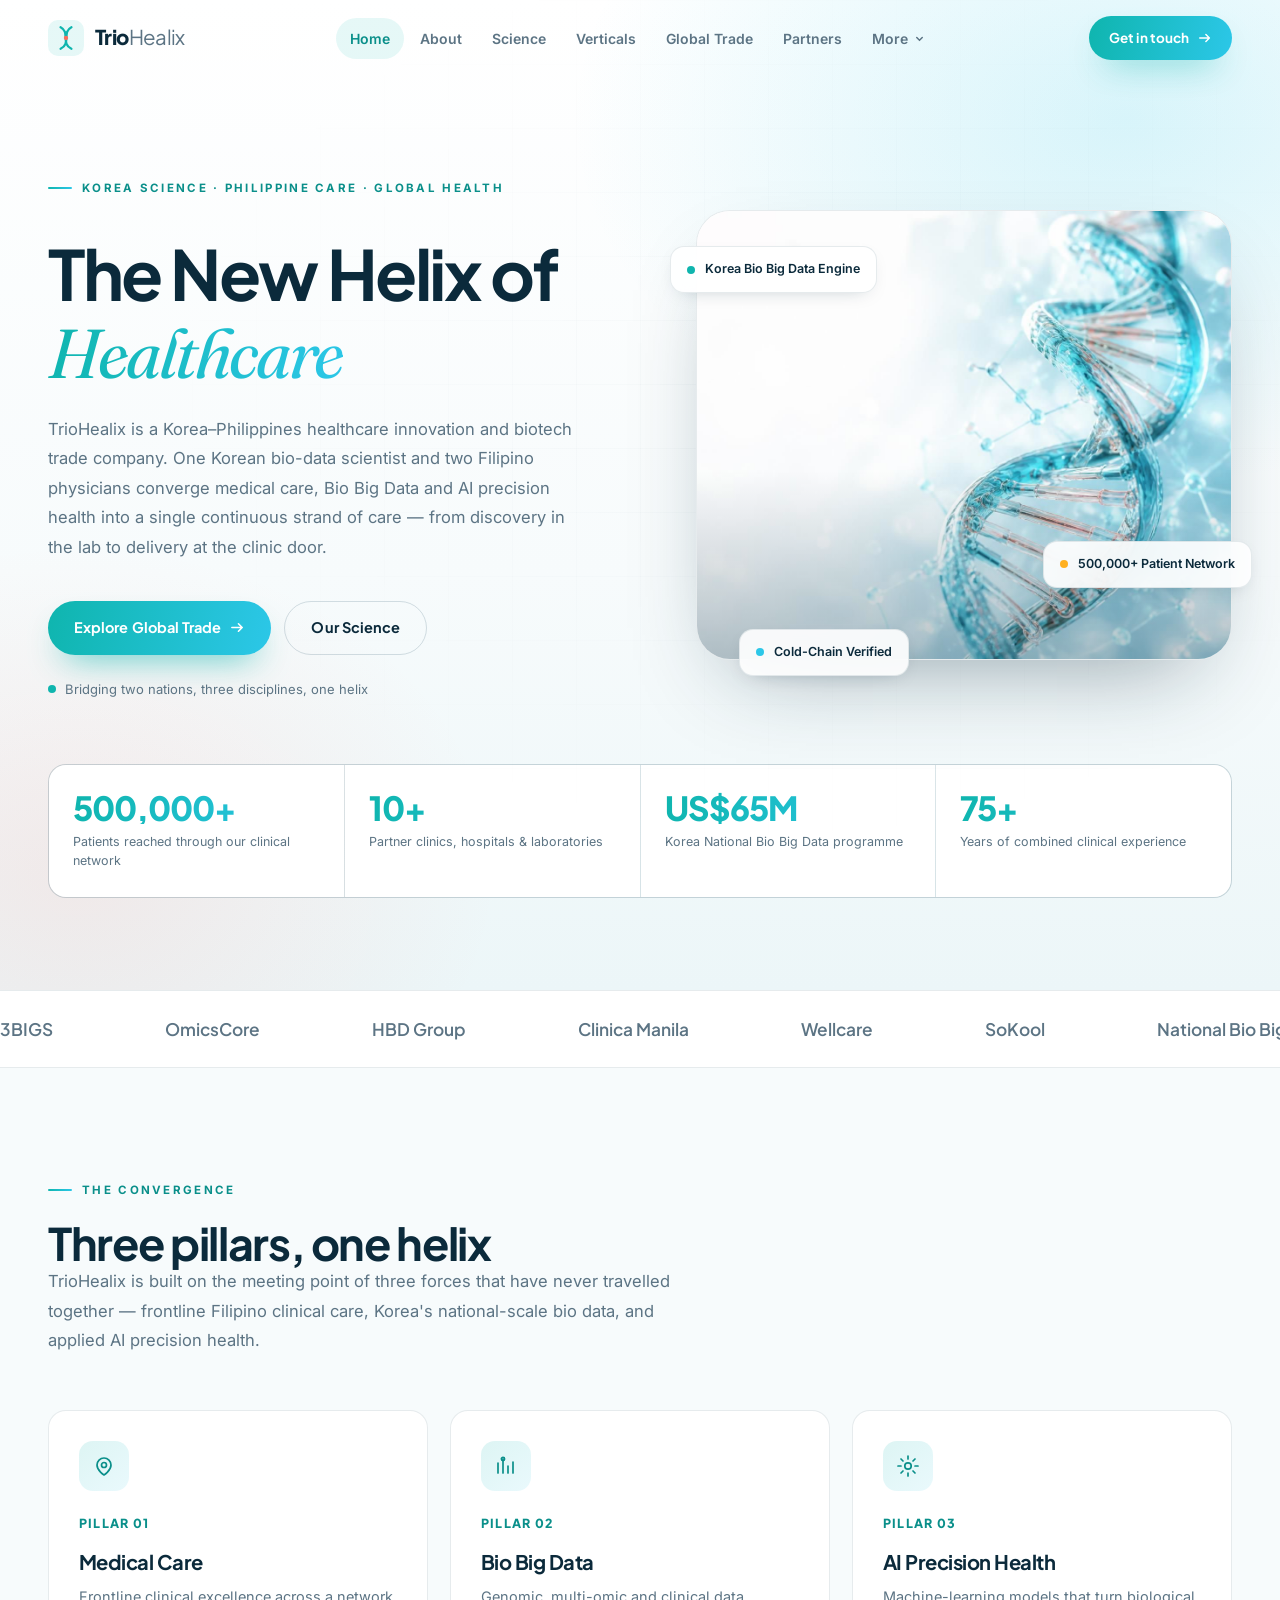
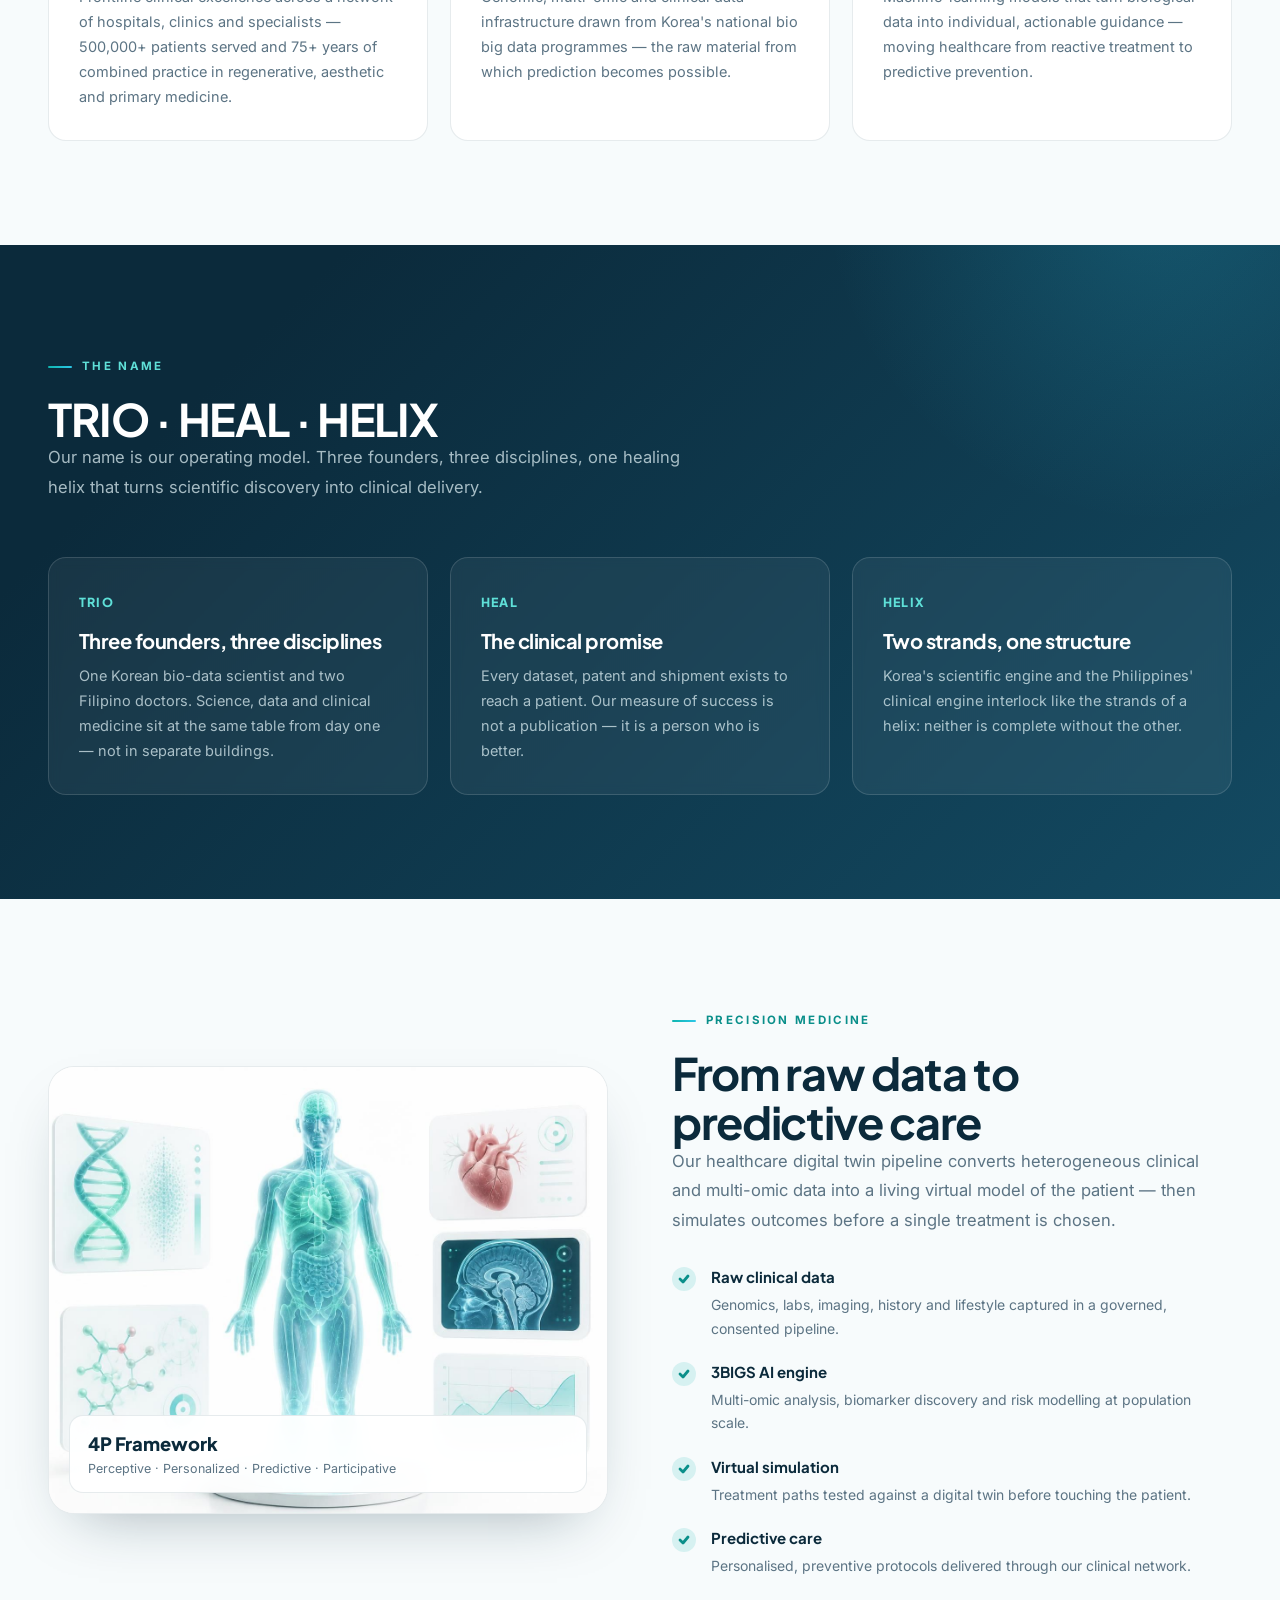
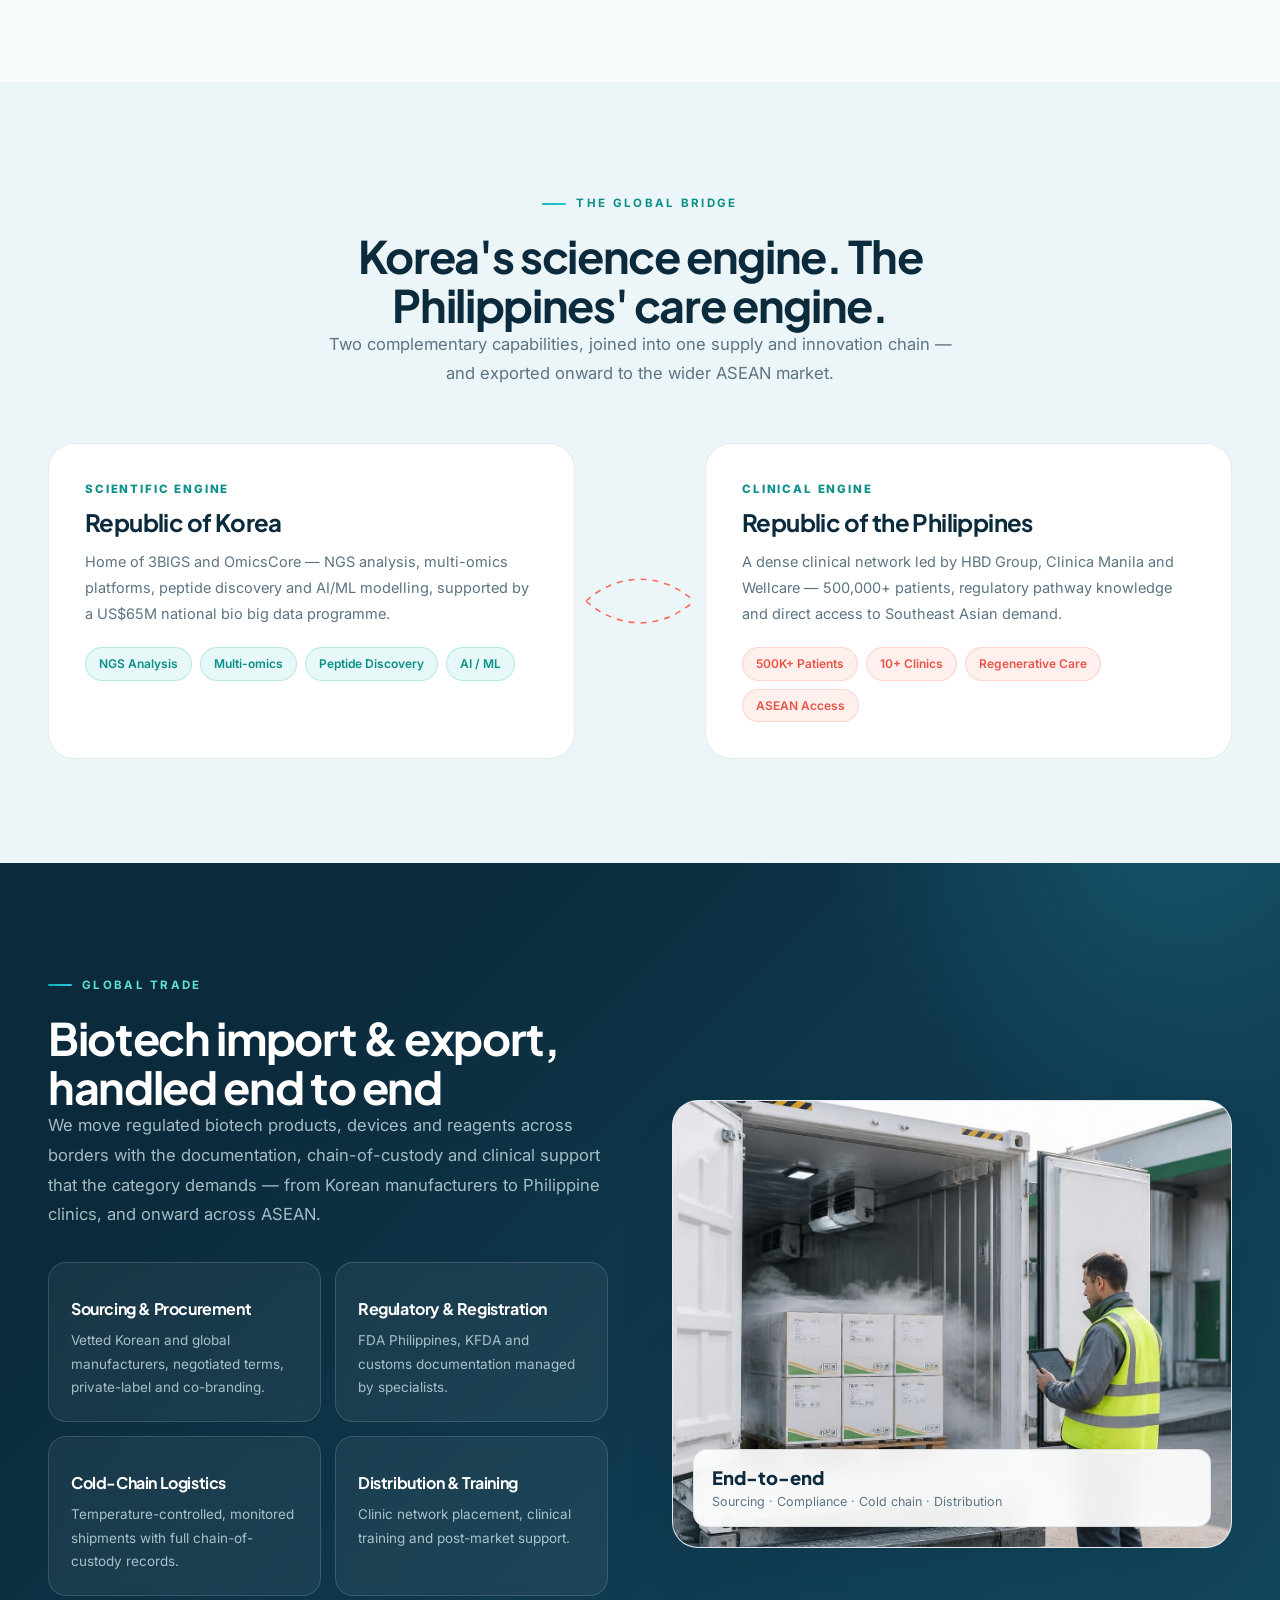
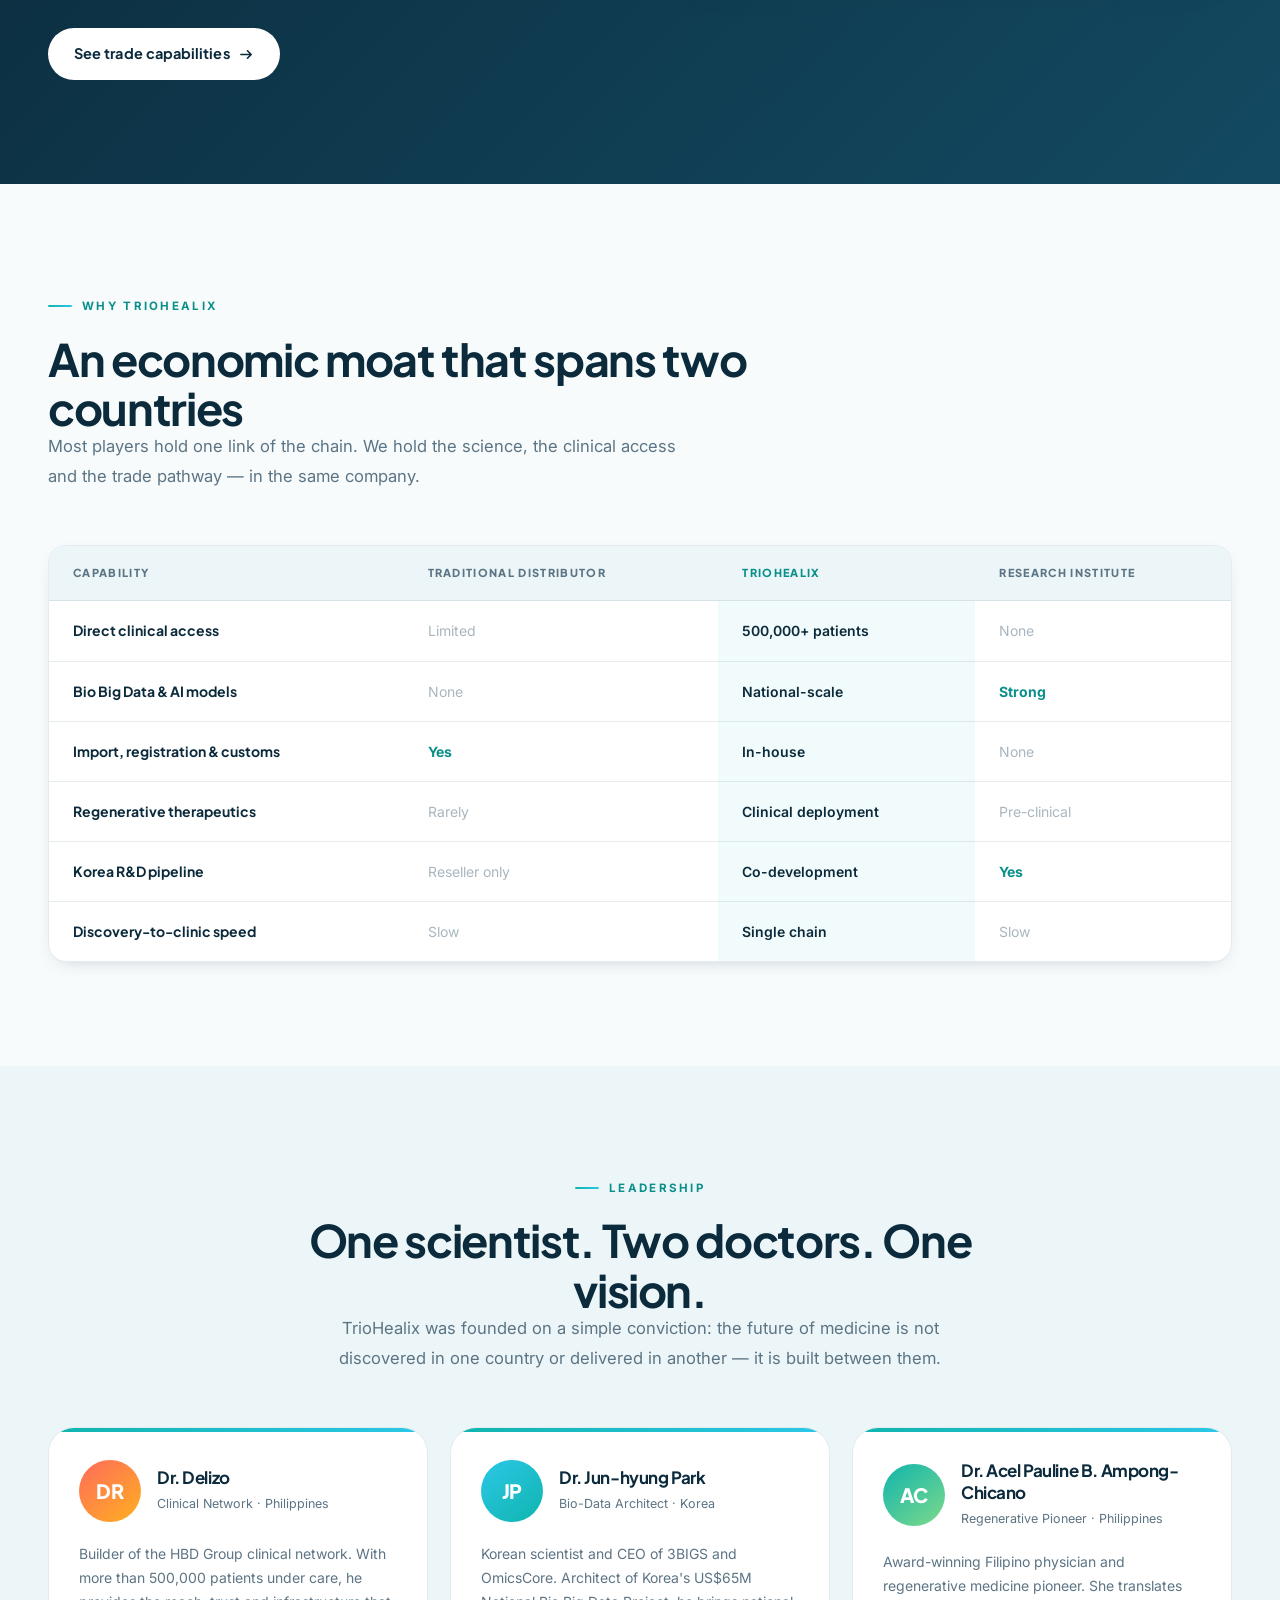
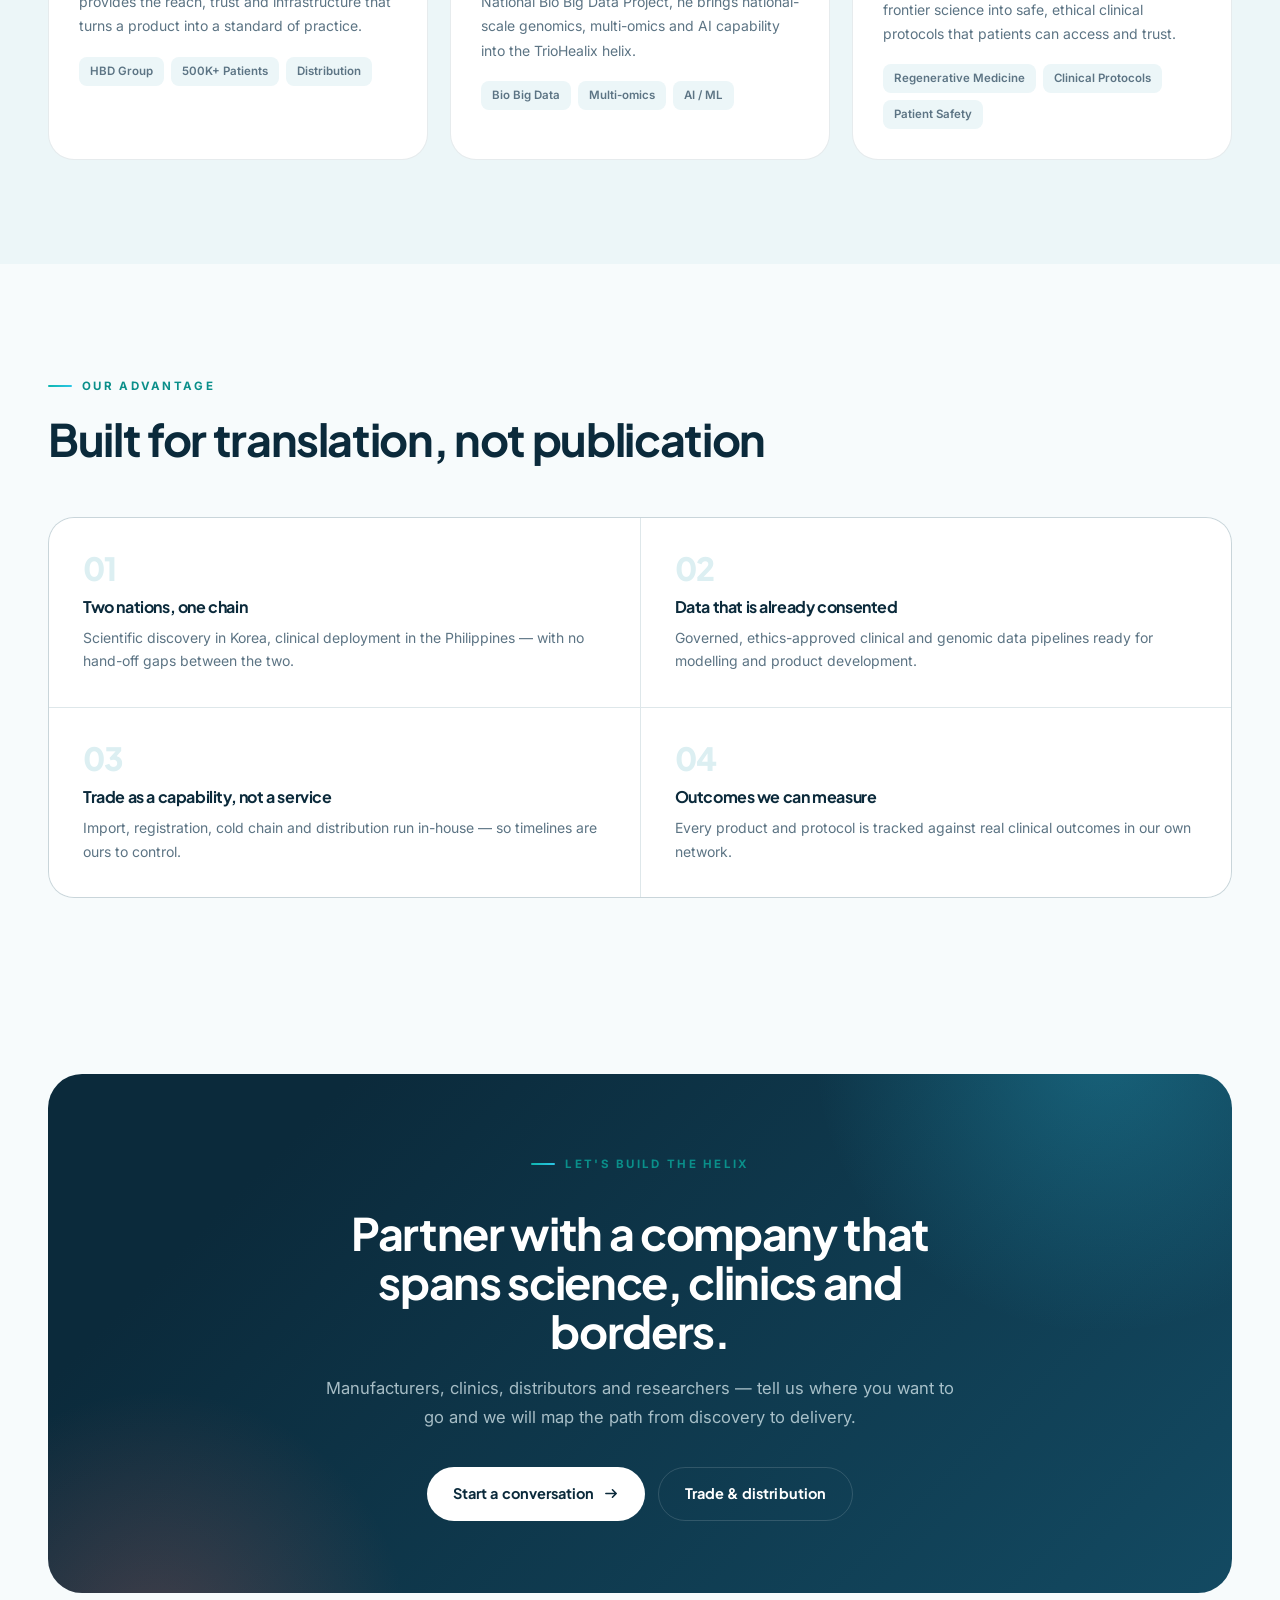
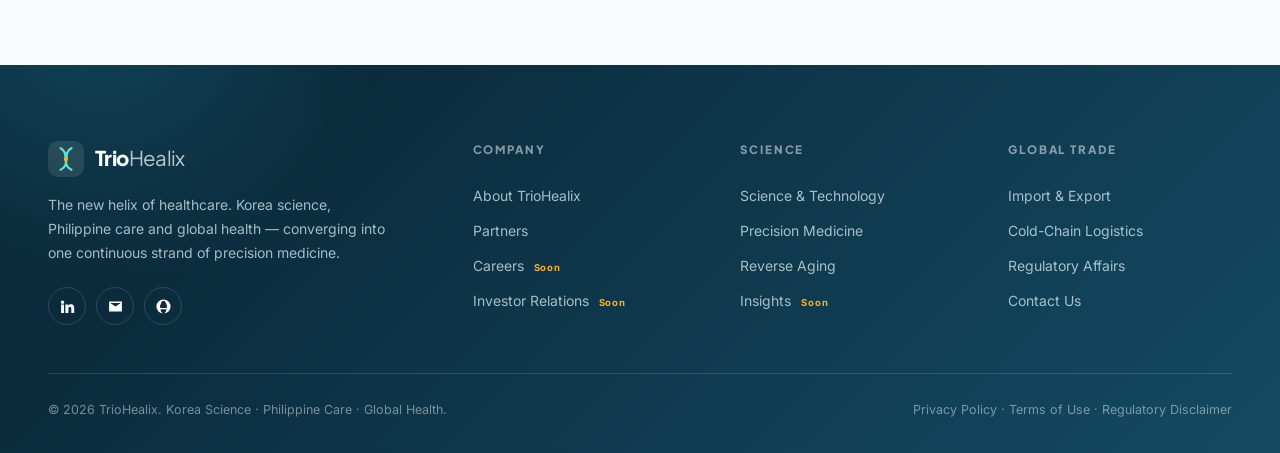
<file: index.html>
<!DOCTYPE html>
<html lang="en">
<head>
<meta charset="UTF-8" />
<meta name="viewport" content="width=device-width, initial-scale=1.0" />
<title>TrioHealix — The New Helix of Healthcare | Korea Science · Philippine Care · Global Health</title>
<meta name="description" content="TrioHealix is a Korea–Philippines healthcare innovation and biotech import–export company converging medical care, Bio Big Data and AI precision health into one continuous helix of care." />
<meta name="theme-color" content="#0FB5AE" />
<link rel="icon" href="data:image/svg+xml,%3Csvg xmlns='http://www.w3.org/2000/svg' viewBox='0 0 32 32'%3E%3Crect width='32' height='32' rx='8' fill='%230B2A3B'/%3E%3Cpath d='M12 6c8 4 0 12 8 16M20 6c-8 4 0 12-8 16' stroke='%230FB5AE' stroke-width='2.4' fill='none' stroke-linecap='round'/%3E%3Ccircle cx='16' cy='16' r='2' fill='%23FF6B5B'/%3E%3C/svg%3E" />
<link rel="preconnect" href="https://fonts.googleapis.com">
<link rel="preconnect" href="https://fonts.gstatic.com" crossorigin>
<link href="https://fonts.googleapis.com/css2?family=Plus+Jakarta+Sans:wght@400;600;700;800&family=Inter:wght@400;500;600;700&family=Fraunces:ital,opsz,wght@1,9..144,400;1,9..144,500&display=swap" rel="stylesheet">
<link rel="stylesheet" href="css/style.css">
</head>
<body>

<!-- ================= HEADER ================= -->
<header id="hdr">
  <div class="wrap nav">
    <a href="index.html" class="logo" aria-label="TrioHealix home">
      <svg class="mark" viewBox="0 0 40 40" fill="none" aria-hidden="true">
        <rect width="40" height="40" rx="11"/>
        <path d="M14 8c11 5.5 0 18.5 12 24M26 8c-11 5.5 0 18.5-12 24" stroke="#0FB5AE" stroke-width="2.6" stroke-linecap="round"/>
        <circle cx="20" cy="20" r="2.4" fill="#FF6B5B"/>
      </svg>
      <span><b>Trio</b><span>Healix</span></span>
    </a>
    <nav class="nav-links" aria-label="Primary">
      <a href="index.html" class="active">Home</a>
      <a href="about.html">About</a>
      <a href="science.html">Science</a>
      <a href="verticals.html">Verticals</a>
      <a href="trade.html">Global Trade</a>
      <a href="partners.html">Partners</a>
      <div class="drop">
        <a href="#">More
          <svg width="11" height="11" viewBox="0 0 12 12" fill="none" aria-hidden="true"><path d="M3 5l3 3 3-3" stroke="currentColor" stroke-width="1.6" stroke-linecap="round"/></svg>
        </a>
        <div class="drop-menu">
          <a href="insights.html">Insights <small>Soon</small></a>
          <a href="careers.html">Careers <small>Soon</small></a>
          <a href="investors.html">Investor Relations <small>Soon</small></a>
          <a href="contact.html">Contact Us</a>
        </div>
      </div>
    </nav>
    <div class="nav-cta">
      <a href="contact.html" class="btn btn--p">Get in touch
        <svg width="14" height="14" viewBox="0 0 16 16" fill="none" aria-hidden="true"><path d="M2 8h11m0 0L9 4m4 4l-4 4" stroke="currentColor" stroke-width="1.7" stroke-linecap="round" stroke-linejoin="round"/></svg>
      </a>
      <button class="burger" id="burger" aria-label="Open menu" aria-expanded="false" aria-controls="mobile"><span></span><span></span><span></span></button>
    </div>
  </div>
</header>

<!-- mobile menu -->
<div class="mobile" id="mobile">
  <a href="index.html">Home</a>
  <a href="about.html">About</a>
  <a href="science.html">Science &amp; Technology</a>
  <a href="verticals.html">Verticals</a>
  <a href="trade.html">Global Trade &amp; Import / Export</a>
  <a href="partners.html">Partners</a>
  <a href="contact.html">Contact</a>
  <a href="insights.html">Insights<small>Soon</small></a>
  <a href="careers.html">Careers<small>Soon</small></a>
  <a href="investors.html">Investor Relations<small>Soon</small></a>
  <a href="contact.html" class="btn btn--p">Get in touch
    <svg width="14" height="14" viewBox="0 0 16 16" fill="none" aria-hidden="true"><path d="M2 8h11m0 0L9 4m4 4l-4 4" stroke="currentColor" stroke-width="1.7" stroke-linecap="round" stroke-linejoin="round"/></svg>
  </a>
</div>

<main>

<!-- ============================================================ HOME ============================================================ -->
<section class="hero">
  <div class="hero-grid"></div>
  <div class="wrap hero-inner">
    <div class="hero-copy">
      <span class="eyebrow">Korea Science &middot; Philippine Care &middot; Global Health</span>
      <h1>The New Helix of <span class="serif-i grad">Healthcare</span></h1>
      <p class="lead">TrioHealix is a Korea&ndash;Philippines healthcare innovation and biotech trade company. One Korean bio-data scientist and two Filipino physicians converge medical care, Bio Big Data and AI precision health into a single continuous strand of care &mdash; from discovery in the lab to delivery at the clinic door.</p>
      <div class="hero-actions">
        <a href="trade.html" class="btn btn--p">Explore Global Trade <svg width="15" height="15" viewBox="0 0 16 16" fill="none" aria-hidden="true"><path d="M2 8h11m0 0L9 4m4 4l-4 4" stroke="currentColor" stroke-width="1.7" stroke-linecap="round" stroke-linejoin="round"/></svg></a>
        <a href="science.html" class="btn btn--o">Our Science</a>
      </div>
      <p class="hero-note"><span class="pulse"></span> Bridging two nations, three disciplines, one helix</p>
    </div>
    <div class="hero-media">
      <div class="chip chip--1"><i style="background:#0FB5AE"></i> Korea Bio Big Data Engine</div>
      <div class="chip chip--2"><i style="background:#FFB020"></i> 500,000+ Patient Network</div>
      <div class="chip chip--3"><i style="background:#2CC7E8"></i> Cold-Chain Verified</div>
      <div class="frame">
        <img src="img/hero-helix.jpg" alt="Luminous teal and cyan DNA double helix on a bright white background">
      </div>
    </div>
  </div>
  <div class="wrap">
    <div class="stats">
      <div class="stat"><b data-count="500000" data-suffix="+">0</b><span>Patients reached through our clinical network</span></div>
      <div class="stat"><b data-count="10" data-suffix="+">0</b><span>Partner clinics, hospitals &amp; laboratories</span></div>
      <div class="stat"><b data-count="65" data-prefix="US$" data-suffix="M">0</b><span>Korea National Bio Big Data programme</span></div>
      <div class="stat"><b data-count="75" data-suffix="+">0</b><span>Years of combined clinical experience</span></div>
    </div>
  </div>
</section>

<!-- MARQUEE -->
<div class="marquee" aria-hidden="true">
  <div class="mq-track">
    <span>3BIGS<em></em>OmicsCore<em></em>HBD Group<em></em>Clinica Manila<em></em>Wellcare<em></em>SoKool<em></em>National Bio Big Data<em></em>Regenerative Medicine</span>
    <span>3BIGS<em></em>OmicsCore<em></em>HBD Group<em></em>Clinica Manila<em></em>Wellcare<em></em>SoKool<em></em>National Bio Big Data<em></em>Regenerative Medicine</span>
  </div>
</div>

<!-- THREE PILLARS -->
<section class="sec">
  <div class="wrap">
    <div class="sec-head rv">
      <span class="eyebrow">The Convergence</span>
      <h2>Three pillars, one helix</h2>
      <p class="lead">TrioHealix is built on the meeting point of three forces that have never travelled together &mdash; frontline Filipino clinical care, Korea's national-scale bio data, and applied AI precision health.</p>
    </div>
    <div class="grid g3">
      <div class="card rv">
        <div class="ico"><svg viewBox="0 0 24 24" aria-hidden="true"><path d="M12 21s-7-4.35-7-10a7 7 0 0114 0c0 5.65-7 10-7 10z"/><circle cx="12" cy="11" r="2.5"/></svg></div>
        <span class="num">Pillar 01</span>
        <h3>Medical Care</h3>
        <p>Frontline clinical excellence across a network of hospitals, clinics and specialists &mdash; 500,000+ patients served and 75+ years of combined practice in regenerative, aesthetic and primary medicine.</p>
      </div>
      <div class="card rv">
        <div class="ico"><svg viewBox="0 0 24 24" aria-hidden="true"><path d="M4 19V9m5 10V5m5 14v-7m5 7V8"/><circle cx="9" cy="5" r="1.6"/></svg></div>
        <span class="num">Pillar 02</span>
        <h3>Bio Big Data</h3>
        <p>Genomic, multi-omic and clinical data infrastructure drawn from Korea's national bio big data programmes &mdash; the raw material from which prediction becomes possible.</p>
      </div>
      <div class="card rv">
        <div class="ico"><svg viewBox="0 0 24 24" aria-hidden="true"><circle cx="12" cy="12" r="3.2"/><path d="M12 2v3m0 14v3M2 12h3m14 0h3M5 5l2 2m10 10l2 2M19 5l-2 2M7 17l-2 2"/></svg></div>
        <span class="num">Pillar 03</span>
        <h3>AI Precision Health</h3>
        <p>Machine-learning models that turn biological data into individual, actionable guidance &mdash; moving healthcare from reactive treatment to predictive prevention.</p>
      </div>
    </div>
  </div>
</section>

<!-- TRIO HEAL HELIX -->
<section class="sec sec--dark">
  <div class="wrap">
    <div class="sec-head rv">
      <span class="eyebrow">The Name</span>
      <h2>TRIO &middot; HEAL &middot; HELIX</h2>
      <p class="lead">Our name is our operating model. Three founders, three disciplines, one healing helix that turns scientific discovery into clinical delivery.</p>
    </div>
    <div class="grid g3">
      <div class="card card--dark rv">
        <span class="num">Trio</span>
        <h3>Three founders, three disciplines</h3>
        <p>One Korean bio-data scientist and two Filipino doctors. Science, data and clinical medicine sit at the same table from day one &mdash; not in separate buildings.</p>
      </div>
      <div class="card card--dark rv">
        <span class="num">Heal</span>
        <h3>The clinical promise</h3>
        <p>Every dataset, patent and shipment exists to reach a patient. Our measure of success is not a publication &mdash; it is a person who is better.</p>
      </div>
      <div class="card card--dark rv">
        <span class="num">Helix</span>
        <h3>Two strands, one structure</h3>
        <p>Korea's scientific engine and the Philippines' clinical engine interlock like the strands of a helix: neither is complete without the other.</p>
      </div>
    </div>
  </div>
</section>

<!-- DIGITAL TWIN PIPELINE -->
<section class="sec">
  <div class="wrap">
    <div class="split">
      <div class="split-media rv">
        <img src="img/digital-twin.jpg" alt="Bright holographic medical digital twin surrounded by clean data panels">
        <div class="badge"><b>4P Framework</b>Perceptive &middot; Personalized &middot; Predictive &middot; Participative</div>
      </div>
      <div class="rv">
        <span class="eyebrow">Precision Medicine</span>
        <h2>From raw data to predictive care</h2>
        <p class="lead">Our healthcare digital twin pipeline converts heterogeneous clinical and multi-omic data into a living virtual model of the patient &mdash; then simulates outcomes before a single treatment is chosen.</p>
        <ul class="flist">
          <li><span class="tick"><svg viewBox="0 0 12 12" aria-hidden="true"><path d="M2 6l3 3 5-6"/></svg></span><div><b>Raw clinical data</b><p>Genomics, labs, imaging, history and lifestyle captured in a governed, consented pipeline.</p></div></li>
          <li><span class="tick"><svg viewBox="0 0 12 12" aria-hidden="true"><path d="M2 6l3 3 5-6"/></svg></span><div><b>3BIGS AI engine</b><p>Multi-omic analysis, biomarker discovery and risk modelling at population scale.</p></div></li>
          <li><span class="tick"><svg viewBox="0 0 12 12" aria-hidden="true"><path d="M2 6l3 3 5-6"/></svg></span><div><b>Virtual simulation</b><p>Treatment paths tested against a digital twin before touching the patient.</p></div></li>
          <li><span class="tick"><svg viewBox="0 0 12 12" aria-hidden="true"><path d="M2 6l3 3 5-6"/></svg></span><div><b>Predictive care</b><p>Personalised, preventive protocols delivered through our clinical network.</p></div></li>
        </ul>
      </div>
    </div>
  </div>
</section>

<!-- BRIDGE -->
<section class="sec sec--soft">
  <div class="wrap">
    <div class="sec-head center rv">
      <span class="eyebrow">The Global Bridge</span>
      <h2>Korea's science engine. The Philippines' care engine.</h2>
      <p class="lead">Two complementary capabilities, joined into one supply and innovation chain &mdash; and exported onward to the wider ASEAN market.</p>
    </div>
    <div class="bridge">
      <div class="bridge-side rv">
        <div class="sub">Scientific Engine</div>
        <h3>Republic of Korea</h3>
        <p class="lead" style="font-size:14.5px;margin-top:12px">Home of 3BIGS and OmicsCore &mdash; NGS analysis, multi-omics platforms, peptide discovery and AI/ML modelling, supported by a US$65M national bio big data programme.</p>
        <div class="bridge-tags">
          <span class="tag tag--e">NGS Analysis</span><span class="tag tag--e">Multi-omics</span>
          <span class="tag tag--e">Peptide Discovery</span><span class="tag tag--e">AI / ML</span>
        </div>
      </div>
      <div class="bridge-mid" aria-hidden="true">
        <svg viewBox="0 0 120 70"><path d="M6 35 C 38 6, 82 6, 114 35 M6 35 C 38 64, 82 64, 114 35"/></svg>
      </div>
      <div class="bridge-side rv">
        <div class="sub">Clinical Engine</div>
        <h3>Republic of the Philippines</h3>
        <p class="lead" style="font-size:14.5px;margin-top:12px">A dense clinical network led by HBD Group, Clinica Manila and Wellcare &mdash; 500,000+ patients, regulatory pathway knowledge and direct access to Southeast Asian demand.</p>
        <div class="bridge-tags">
          <span class="tag tag--w">500K+ Patients</span><span class="tag tag--w">10+ Clinics</span>
          <span class="tag tag--w">Regenerative Care</span><span class="tag tag--w">ASEAN Access</span>
        </div>
      </div>
    </div>
  </div>
</section>

<!-- IMPORT / EXPORT -->
<section class="sec sec--dark">
  <div class="wrap">
    <div class="split rev">
      <div class="split-media rv">
        <img src="img/cold-chain.jpg" alt="Temperature-controlled pharmaceutical cold chain being loaded and monitored">
        <div class="badge"><b>End-to-end</b>Sourcing &middot; Compliance &middot; Cold chain &middot; Distribution</div>
      </div>
      <div class="rv">
        <span class="eyebrow">Global Trade</span>
        <h2>Biotech import &amp; export, handled end to end</h2>
        <p class="lead">We move regulated biotech products, devices and reagents across borders with the documentation, chain-of-custody and clinical support that the category demands &mdash; from Korean manufacturers to Philippine clinics, and onward across ASEAN.</p>
        <div class="grid g2" style="margin-top:32px;gap:14px">
          <div class="card card--dark" style="padding:22px">
            <h3 style="font-size:1rem">Sourcing &amp; Procurement</h3>
            <p style="font-size:13.5px">Vetted Korean and global manufacturers, negotiated terms, private-label and co-branding.</p>
          </div>
          <div class="card card--dark" style="padding:22px">
            <h3 style="font-size:1rem">Regulatory &amp; Registration</h3>
            <p style="font-size:13.5px">FDA Philippines, KFDA and customs documentation managed by specialists.</p>
          </div>
          <div class="card card--dark" style="padding:22px">
            <h3 style="font-size:1rem">Cold-Chain Logistics</h3>
            <p style="font-size:13.5px">Temperature-controlled, monitored shipments with full chain-of-custody records.</p>
          </div>
          <div class="card card--dark" style="padding:22px">
            <h3 style="font-size:1rem">Distribution &amp; Training</h3>
            <p style="font-size:13.5px">Clinic network placement, clinical training and post-market support.</p>
          </div>
        </div>
        <div class="hero-actions" style="margin-top:32px">
          <a href="trade.html" class="btn btn--w">See trade capabilities <svg width="15" height="15" viewBox="0 0 16 16" fill="none" aria-hidden="true"><path d="M2 8h11m0 0L9 4m4 4l-4 4" stroke="currentColor" stroke-width="1.7" stroke-linecap="round" stroke-linejoin="round"/></svg></a>
        </div>
      </div>
    </div>
  </div>
</section>

<!-- MOAT TABLE -->
<section class="sec">
  <div class="wrap">
    <div class="sec-head rv">
      <span class="eyebrow">Why TrioHealix</span>
      <h2>An economic moat that spans two countries</h2>
      <p class="lead">Most players hold one link of the chain. We hold the science, the clinical access and the trade pathway &mdash; in the same company.</p>
    </div>
    <div class="tbl-wrap rv">
      <table>
        <thead>
          <tr><th>Capability</th><th>Traditional Distributor</th><th>TrioHealix</th><th>Research Institute</th></tr>
        </thead>
        <tbody>
          <tr><td>Direct clinical access</td><td class="no">Limited</td><td class="yes">500,000+ patients</td><td class="no">None</td></tr>
          <tr><td>Bio Big Data &amp; AI models</td><td class="no">None</td><td class="yes">National-scale</td><td class="yes">Strong</td></tr>
          <tr><td>Import, registration &amp; customs</td><td class="yes">Yes</td><td class="yes">In-house</td><td class="no">None</td></tr>
          <tr><td>Regenerative therapeutics</td><td class="no">Rarely</td><td class="yes">Clinical deployment</td><td class="no">Pre-clinical</td></tr>
          <tr><td>Korea R&amp;D pipeline</td><td class="no">Reseller only</td><td class="yes">Co-development</td><td class="yes">Yes</td></tr>
          <tr><td>Discovery-to-clinic speed</td><td class="no">Slow</td><td class="yes">Single chain</td><td class="no">Slow</td></tr>
        </tbody>
      </table>
    </div>
  </div>
</section>

<!-- FOUNDERS -->
<section class="sec sec--soft">
  <div class="wrap">
    <div class="sec-head center rv">
      <span class="eyebrow">Leadership</span>
      <h2>One scientist. Two doctors. One vision.</h2>
      <p class="lead">TrioHealix was founded on a simple conviction: the future of medicine is not discovered in one country or delivered in another &mdash; it is built between them.</p>
    </div>
    <div class="grid g3">
      <div class="founder rv">
        <div class="founder-bar"></div>
        <div class="founder-top"><div class="avatar av-o">DR</div><div><h3>Dr. Delizo</h3><span class="role">Clinical Network &middot; Philippines</span></div></div>
        <div class="founder-body">
          <p>Builder of the HBD Group clinical network. With more than 500,000 patients under care, he provides the reach, trust and infrastructure that turns a product into a standard of practice.</p>
          <div class="pillars"><span class="pillar">HBD Group</span><span class="pillar">500K+ Patients</span><span class="pillar">Distribution</span></div>
        </div>
      </div>
	  	  
	  <div class="founder rv">
        <div class="founder-bar"></div>
        <div class="founder-top"><div class="avatar av-b">JP</div><div><h3>Dr. Jun-hyung Park</h3><span class="role">Bio-Data Architect &middot; Korea</span></div></div>
        <div class="founder-body">
          <p>Korean scientist and CEO of 3BIGS and OmicsCore. Architect of Korea's US$65M National Bio Big Data Project, he brings national-scale genomics, multi-omics and AI capability into the TrioHealix helix.</p>
          <div class="pillars"><span class="pillar">Bio Big Data</span><span class="pillar">Multi-omics</span><span class="pillar">AI / ML</span></div>
        </div>
      </div>
      
	   <div class="founder rv">
        <div class="founder-bar"></div>
        <div class="founder-top"><div class="avatar av-g">AC</div><div><h3>Dr. Acel Pauline B. Ampong-Chicano</h3><span class="role">Regenerative Pioneer &middot; Philippines</span></div></div>
        <div class="founder-body">
          <p>Award-winning Filipino physician and regenerative medicine pioneer. She translates frontier science into safe, ethical clinical protocols that patients can access and trust.</p>
          <div class="pillars"><span class="pillar">Regenerative Medicine</span><span class="pillar">Clinical Protocols</span><span class="pillar">Patient Safety</span></div>
        </div>
      </div>
      
	  
	  
	  
	  
    </div>
  </div>
</section>

<!-- WHY -->
<section class="sec">
  <div class="wrap">
    <div class="sec-head rv">
      <span class="eyebrow">Our Advantage</span>
      <h2>Built for translation, not publication</h2>
    </div>
    <div class="why">
      <div class="why-item rv"><div class="n">01</div><h4>Two nations, one chain</h4><p>Scientific discovery in Korea, clinical deployment in the Philippines &mdash; with no hand-off gaps between the two.</p></div>
      <div class="why-item rv"><div class="n">02</div><h4>Data that is already consented</h4><p>Governed, ethics-approved clinical and genomic data pipelines ready for modelling and product development.</p></div>
      <div class="why-item rv"><div class="n">03</div><h4>Trade as a capability, not a service</h4><p>Import, registration, cold chain and distribution run in-house &mdash; so timelines are ours to control.</p></div>
      <div class="why-item rv"><div class="n">04</div><h4>Outcomes we can measure</h4><p>Every product and protocol is tracked against real clinical outcomes in our own network.</p></div>
    </div>
  </div>
</section>

<!-- CTA -->
<section class="sec sec--tight">
  <div class="wrap">
    <div class="cta rv">
      <span class="eyebrow">Let's build the helix</span>
      <h2>Partner with a company that spans science, clinics and borders.</h2>
      <p class="lead">Manufacturers, clinics, distributors and researchers &mdash; tell us where you want to go and we will map the path from discovery to delivery.</p>
      <div class="cta-actions">
        <a href="contact.html" class="btn btn--w">Start a conversation <svg width="15" height="15" viewBox="0 0 16 16" fill="none" aria-hidden="true"><path d="M2 8h11m0 0L9 4m4 4l-4 4" stroke="currentColor" stroke-width="1.7" stroke-linecap="round" stroke-linejoin="round"/></svg></a>
        <a href="trade.html" class="btn btn--od">Trade &amp; distribution</a>
      </div>
    </div>
  </div>
</section>

</main>

<!-- ================= FOOTER ================= -->
<footer>
  <div class="wrap">
    <div class="f-grid">
      <div class="f-brand">
        <a href="index.html" class="logo" aria-label="TrioHealix home">
          <svg class="mark" viewBox="0 0 40 40" fill="none" aria-hidden="true">
            <rect width="40" height="40" rx="11"/>
            <path d="M14 8c11 5.5 0 18.5 12 24M26 8c-11 5.5 0 18.5-12 24" stroke="#5FE0D8" stroke-width="2.6" stroke-linecap="round"/>
            <circle cx="20" cy="20" r="2.4" fill="#FFB020"/>
          </svg>
          <span><b>Trio</b><span>Healix</span></span>
        </a>
        <p>The new helix of healthcare. Korea science, Philippine care and global health &mdash; converging into one continuous strand of precision medicine.</p>
        <div class="f-social">
          <a href="contact.html" aria-label="LinkedIn"><svg viewBox="0 0 24 24" aria-hidden="true"><path d="M4.98 3.5a2.5 2.5 0 100 5 2.5 2.5 0 000-5zM3 9h4v12H3zM9 9h3.8v1.7h.05c.53-.95 1.83-1.95 3.77-1.95 4.03 0 4.78 2.5 4.78 5.75V21h-4v-5.6c0-1.34-.03-3.06-1.9-3.06-1.9 0-2.2 1.45-2.2 2.96V21H9z"/></svg></a>
          <a href="contact.html" aria-label="Email"><svg viewBox="0 0 24 24" aria-hidden="true"><path d="M3 5h18v14H3zm2 2v.5l7 4.5 7-4.5V7z"/></svg></a>
          <a href="contact.html" aria-label="Website"><svg viewBox="0 0 24 24" aria-hidden="true"><path d="M12 2a10 10 0 100 20 10 10 0 000-20zm0 2c1.6 0 3.6 2.2 4.3 6H7.7C8.4 6.2 10.4 4 12 4zM7.2 12c0-.7.06-1.4.16-2h9.28c.1.6.16 1.3.16 2s-.06 1.4-.16 2H7.36c-.1-.6-.16-1.3-.16-2zm.5 4h8.6c-.7 3.8-2.7 6-4.3 6s-3.6-2.2-4.3-6z"/></svg></a>
        </div>
      </div>
      <div class="f-col">
        <h5>Company</h5>
        <a href="about.html">About TrioHealix</a>
        <a href="partners.html">Partners</a>
        <a href="careers.html">Careers <small>Soon</small></a>
        <a href="investors.html">Investor Relations <small>Soon</small></a>
      </div>
      <div class="f-col">
        <h5>Science</h5>
        <a href="science.html">Science &amp; Technology</a>
        <a href="verticals.html">Precision Medicine</a>
        <a href="verticals.html">Reverse Aging</a>
        <a href="insights.html">Insights <small>Soon</small></a>
      </div>
      <div class="f-col">
        <h5>Global Trade</h5>
        <a href="trade.html">Import &amp; Export</a>
        <a href="trade.html">Cold-Chain Logistics</a>
        <a href="trade.html">Regulatory Affairs</a>
        <a href="contact.html">Contact Us</a>
      </div>
    </div>
    <div class="f-bottom">
      <p>&copy; <span id="yr"></span> TrioHealix. Korea Science &middot; Philippine Care &middot; Global Health.</p>
      <p>Privacy Policy &middot; Terms of Use &middot; Regulatory Disclaimer</p>
    </div>
  </div>
</footer>

<script src="js/main.js"></script>
</body>
</html>
</file>
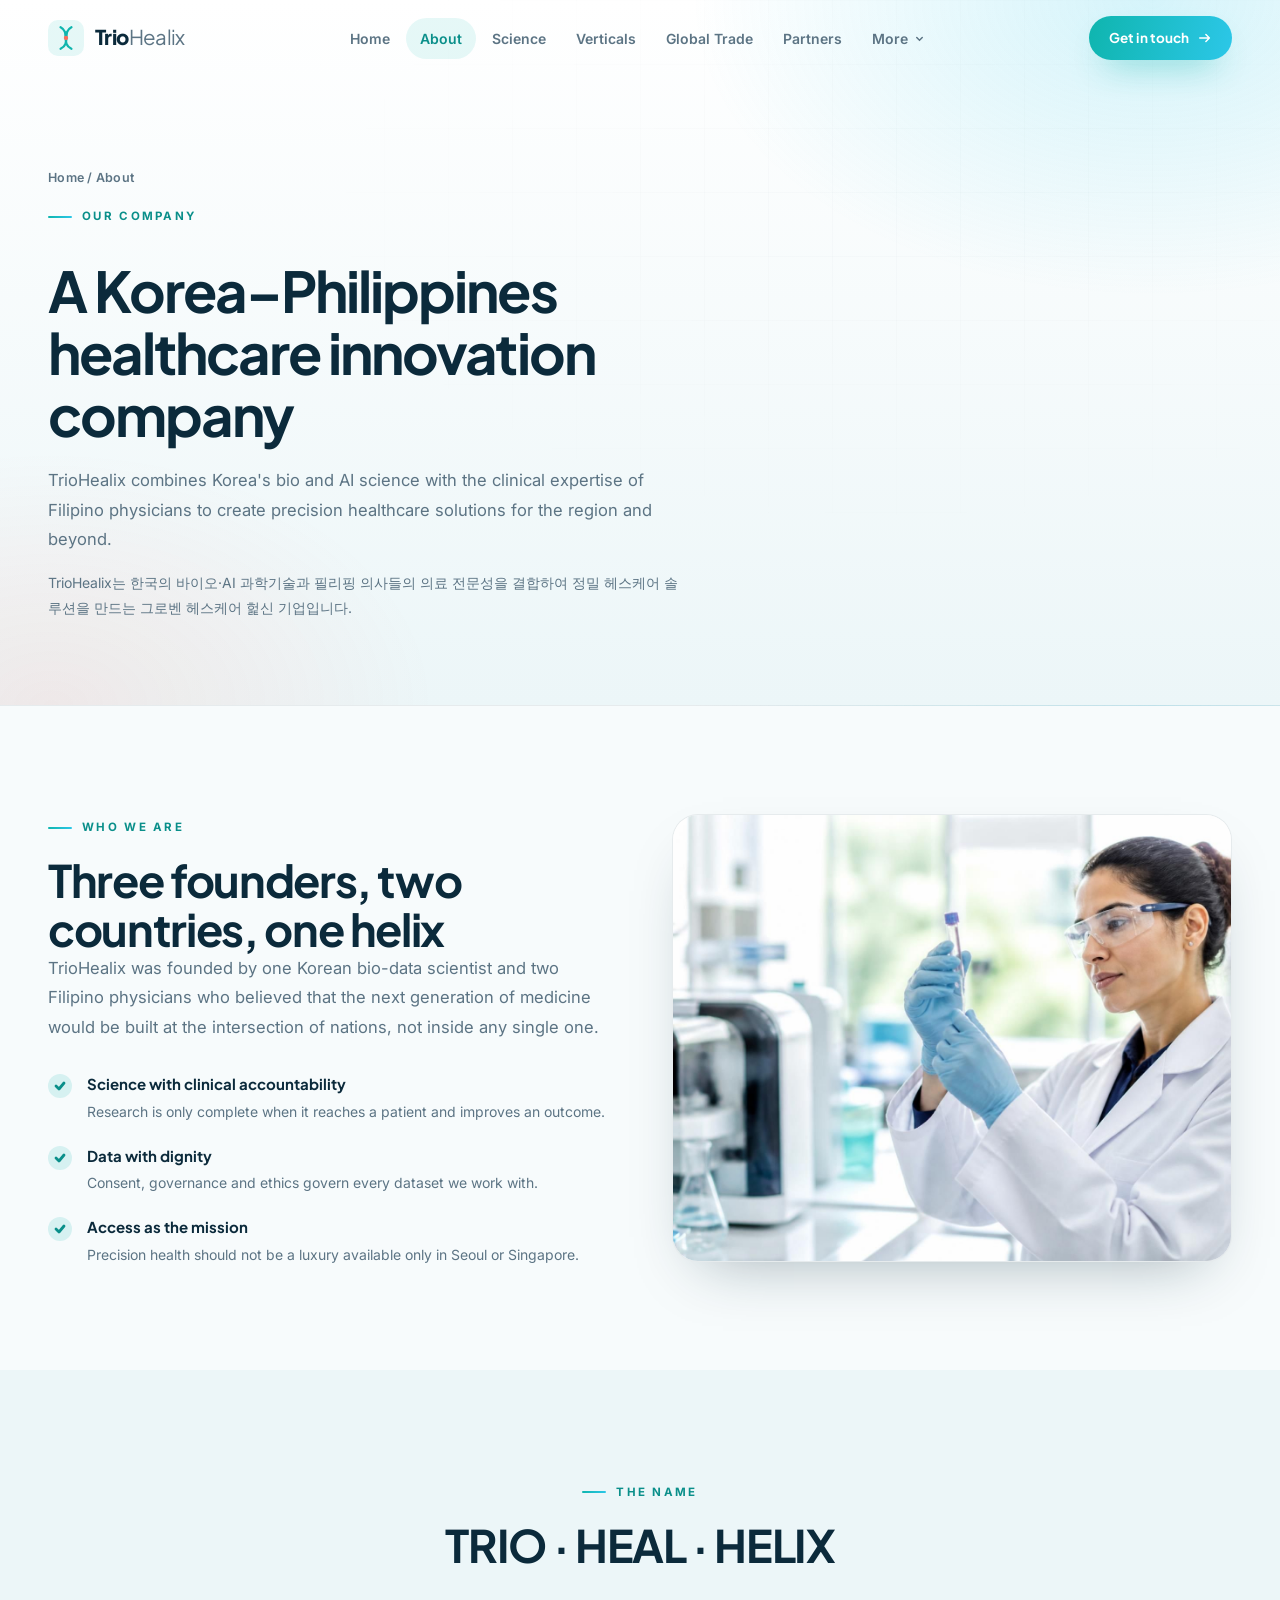
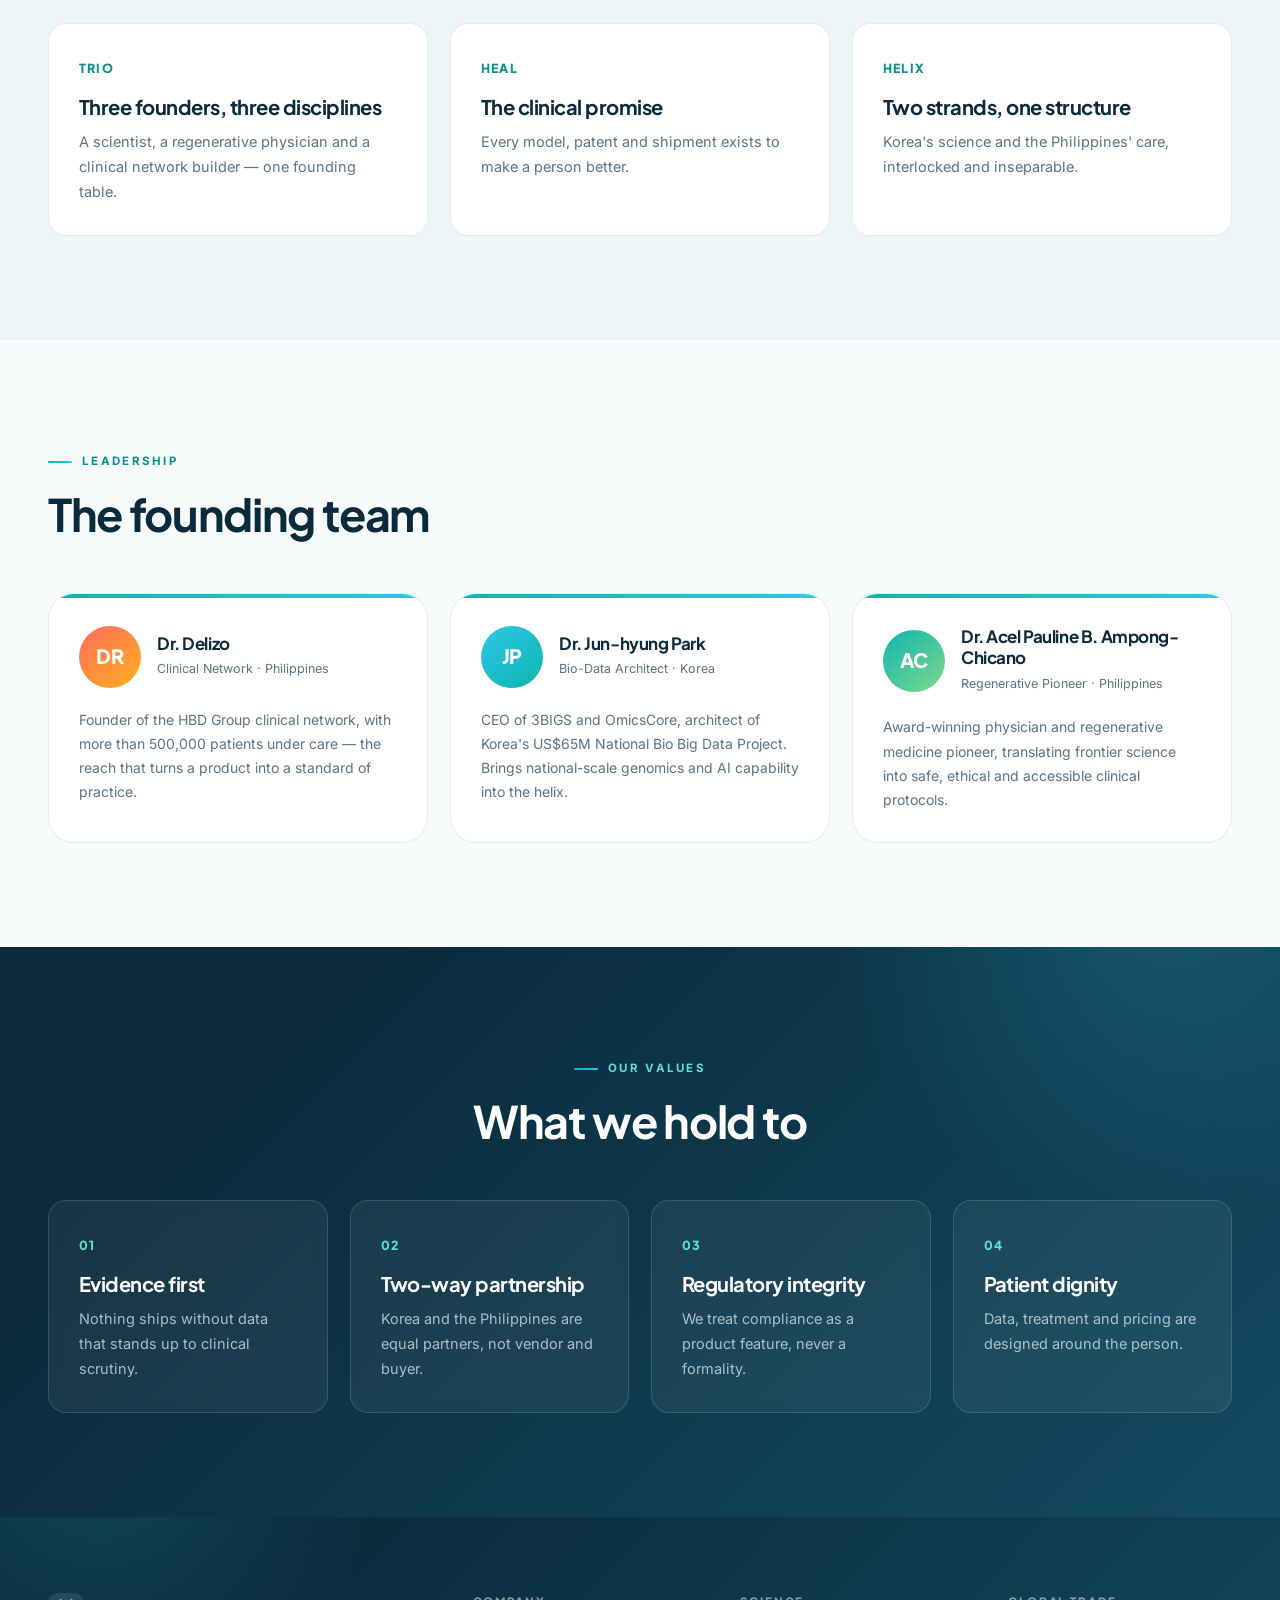
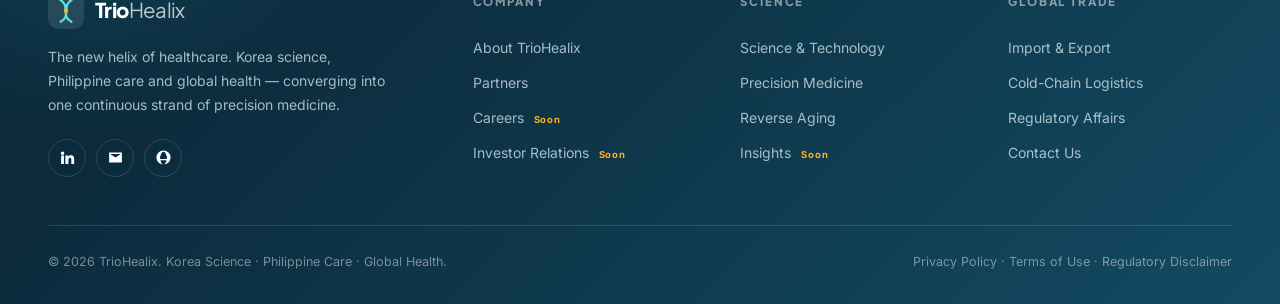
<file: about.html>
<!DOCTYPE html>
<html lang="en">
<head>
<meta charset="UTF-8" />
<meta name="viewport" content="width=device-width, initial-scale=1.0" />
<title>About — TrioHealix</title>
<meta name="description" content="TrioHealix combines Korea's bio and AI science with the clinical expertise of Filipino physicians to create precision healthcare solutions." />
<meta name="theme-color" content="#0FB5AE" />
<link rel="icon" href="data:image/svg+xml,%3Csvg xmlns='http://www.w3.org/2000/svg' viewBox='0 0 32 32'%3E%3Crect width='32' height='32' rx='8' fill='%230B2A3B'/%3E%3Cpath d='M12 6c8 4 0 12 8 16M20 6c-8 4 0 12-8 16' stroke='%230FB5AE' stroke-width='2.4' fill='none' stroke-linecap='round'/%3E%3Ccircle cx='16' cy='16' r='2' fill='%23FF6B5B'/%3E%3C/svg%3E" />
<link rel="preconnect" href="https://fonts.googleapis.com">
<link rel="preconnect" href="https://fonts.gstatic.com" crossorigin>
<link href="https://fonts.googleapis.com/css2?family=Plus+Jakarta+Sans:wght@400;600;700;800&family=Inter:wght@400;500;600;700&family=Fraunces:ital,opsz,wght@1,9..144,400;1,9..144,500&display=swap" rel="stylesheet">
<link rel="stylesheet" href="css/style.css">
</head>
<body>

<!-- ================= HEADER ================= -->
<header id="hdr">
  <div class="wrap nav">
    <a href="index.html" class="logo" aria-label="TrioHealix home">
      <svg class="mark" viewBox="0 0 40 40" fill="none" aria-hidden="true">
        <rect width="40" height="40" rx="11"/>
        <path d="M14 8c11 5.5 0 18.5 12 24M26 8c-11 5.5 0 18.5-12 24" stroke="#0FB5AE" stroke-width="2.6" stroke-linecap="round"/>
        <circle cx="20" cy="20" r="2.4" fill="#FF6B5B"/>
      </svg>
      <span><b>Trio</b><span>Healix</span></span>
    </a>
    <nav class="nav-links" aria-label="Primary">
      <a href="index.html">Home</a>
      <a href="about.html" class="active">About</a>
      <a href="science.html">Science</a>
      <a href="verticals.html">Verticals</a>
      <a href="trade.html">Global Trade</a>
      <a href="partners.html">Partners</a>
      <div class="drop">
        <a href="#">More
          <svg width="11" height="11" viewBox="0 0 12 12" fill="none" aria-hidden="true"><path d="M3 5l3 3 3-3" stroke="currentColor" stroke-width="1.6" stroke-linecap="round"/></svg>
        </a>
        <div class="drop-menu">
          <a href="insights.html">Insights <small>Soon</small></a>
          <a href="careers.html">Careers <small>Soon</small></a>
          <a href="investors.html">Investor Relations <small>Soon</small></a>
          <a href="contact.html">Contact Us</a>
        </div>
      </div>
    </nav>
    <div class="nav-cta">
      <a href="contact.html" class="btn btn--p">Get in touch
        <svg width="14" height="14" viewBox="0 0 16 16" fill="none" aria-hidden="true"><path d="M2 8h11m0 0L9 4m4 4l-4 4" stroke="currentColor" stroke-width="1.7" stroke-linecap="round" stroke-linejoin="round"/></svg>
      </a>
      <button class="burger" id="burger" aria-label="Open menu" aria-expanded="false" aria-controls="mobile"><span></span><span></span><span></span></button>
    </div>
  </div>
</header>

<!-- mobile menu -->
<div class="mobile" id="mobile">
  <a href="index.html">Home</a>
  <a href="about.html">About</a>
  <a href="science.html">Science &amp; Technology</a>
  <a href="verticals.html">Verticals</a>
  <a href="trade.html">Global Trade &amp; Import / Export</a>
  <a href="partners.html">Partners</a>
  <a href="contact.html">Contact</a>
  <a href="insights.html">Insights<small>Soon</small></a>
  <a href="careers.html">Careers<small>Soon</small></a>
  <a href="investors.html">Investor Relations<small>Soon</small></a>
  <a href="contact.html" class="btn btn--p">Get in touch
    <svg width="14" height="14" viewBox="0 0 16 16" fill="none" aria-hidden="true"><path d="M2 8h11m0 0L9 4m4 4l-4 4" stroke="currentColor" stroke-width="1.7" stroke-linecap="round" stroke-linejoin="round"/></svg>
  </a>
</div>

<main>

<!-- ============================================================ ABOUT ============================================================ -->
<section class="phero">
  <div class="phero-grid"></div>
  <div class="wrap">
    <div class="crumb"><a href="index.html">Home</a> / About</div>
    <span class="eyebrow">Our Company</span>
    <h1>A Korea&ndash;Philippines healthcare innovation company</h1>
    <p class="lead">TrioHealix combines Korea's bio and AI science with the clinical expertise of Filipino physicians to create precision healthcare solutions for the region and beyond.</p>
    <p class="lead" style="font-size:14px;margin-top:16px;max-width:70ch">TrioHealix&#45716; &#54620;&#44397;&#51032; &#48148;&#51060;&#50724;&middot;AI &#44284;&#54617;&#44592;&#49696;&#44284; &#54596;&#47532;&#54609; &#51032;&#49324;&#46308;&#51032; &#51032;&#47308; &#51204;&#47928;&#49457;&#51012; &#44208;&#54633;&#54616;&#50668; &#51221;&#48128; &#54756;&#49828;&#52992;&#50612; &#49556;&#47336;&#49496;&#51012; &#47564;&#46300;&#45716; &#44536;&#47196;&#48292; &#54756;&#49828;&#52992;&#50612; &#54741;&#49888; &#44592;&#50629;&#51077;&#45768;&#45796;.</p>
  </div>
</section>

<section class="sec">
  <div class="wrap">
    <div class="split">
      <div class="rv">
        <span class="eyebrow">Who We Are</span>
        <h2>Three founders, two countries, one helix</h2>
        <p class="lead">TrioHealix was founded by one Korean bio-data scientist and two Filipino physicians who believed that the next generation of medicine would be built at the intersection of nations, not inside any single one.</p>
        <ul class="flist">
          <li><span class="tick"><svg viewBox="0 0 12 12" aria-hidden="true"><path d="M2 6l3 3 5-6"/></svg></span><div><b>Science with clinical accountability</b><p>Research is only complete when it reaches a patient and improves an outcome.</p></div></li>
          <li><span class="tick"><svg viewBox="0 0 12 12" aria-hidden="true"><path d="M2 6l3 3 5-6"/></svg></span><div><b>Data with dignity</b><p>Consent, governance and ethics govern every dataset we work with.</p></div></li>
          <li><span class="tick"><svg viewBox="0 0 12 12" aria-hidden="true"><path d="M2 6l3 3 5-6"/></svg></span><div><b>Access as the mission</b><p>Precision health should not be a luxury available only in Seoul or Singapore.</p></div></li>
        </ul>
      </div>
      <div class="split-media rv"><img src="img/lab-science.jpg" alt="Scientist in a bright modern laboratory examining a sample"></div>
    </div>
  </div>
</section>

<section class="sec sec--soft">
  <div class="wrap">
    <div class="sec-head center rv">
      <span class="eyebrow">The Name</span>
      <h2>TRIO &middot; HEAL &middot; HELIX</h2>
    </div>
    <div class="grid g3">
      <div class="card rv"><span class="num">Trio</span><h3>Three founders, three disciplines</h3><p>A scientist, a regenerative physician and a clinical network builder &mdash; one founding table.</p></div>
      <div class="card rv"><span class="num">Heal</span><h3>The clinical promise</h3><p>Every model, patent and shipment exists to make a person better.</p></div>
      <div class="card rv"><span class="num">Helix</span><h3>Two strands, one structure</h3><p>Korea's science and the Philippines' care, interlocked and inseparable.</p></div>
    </div>
  </div>
</section>

<section class="sec">
  <div class="wrap">
    <div class="sec-head rv"><span class="eyebrow">Leadership</span><h2>The founding team</h2></div>
    <div class="grid g3">
      <div class="founder rv"><div class="founder-bar"></div>
        <div class="founder-top"><div class="avatar av-o">DR</div><div><h3>Dr. Delizo</h3><span class="role">Clinical Network &middot; Philippines</span></div></div>
        <div class="founder-body"><p>Founder of the HBD Group clinical network, with more than 500,000 patients under care &mdash; the reach that turns a product into a standard of practice.</p></div>
      </div>
	  
	  <div class="founder rv"><div class="founder-bar"></div>
        <div class="founder-top"><div class="avatar av-b">JP</div><div><h3>Dr. Jun-hyung Park</h3><span class="role">Bio-Data Architect &middot; Korea</span></div></div>
        <div class="founder-body"><p>CEO of 3BIGS and OmicsCore, architect of Korea's US$65M National Bio Big Data Project. Brings national-scale genomics and AI capability into the helix.</p></div>
      </div>
	  
	  <div class="founder rv"><div class="founder-bar"></div>
        <div class="founder-top"><div class="avatar av-g">AC</div><div><h3>Dr. Acel Pauline B. Ampong-Chicano</h3><span class="role">Regenerative Pioneer &middot; Philippines</span></div></div>
        <div class="founder-body"><p>Award-winning physician and regenerative medicine pioneer, translating frontier science into safe, ethical and accessible clinical protocols.</p></div>
      </div>
      
	  
    
	</div>
  </div>
</section>

<section class="sec sec--dark">
  <div class="wrap">
    <div class="sec-head center rv"><span class="eyebrow">Our Values</span><h2>What we hold to</h2></div>
    <div class="grid g4">
      <div class="card card--dark rv"><span class="num">01</span><h3>Evidence first</h3><p>Nothing ships without data that stands up to clinical scrutiny.</p></div>
      <div class="card card--dark rv"><span class="num">02</span><h3>Two-way partnership</h3><p>Korea and the Philippines are equal partners, not vendor and buyer.</p></div>
      <div class="card card--dark rv"><span class="num">03</span><h3>Regulatory integrity</h3><p>We treat compliance as a product feature, never a formality.</p></div>
      <div class="card card--dark rv"><span class="num">04</span><h3>Patient dignity</h3><p>Data, treatment and pricing are designed around the person.</p></div>
    </div>
  </div>
</section>

</main>

<!-- ================= FOOTER ================= -->
<footer>
  <div class="wrap">
    <div class="f-grid">
      <div class="f-brand">
        <a href="index.html" class="logo" aria-label="TrioHealix home">
          <svg class="mark" viewBox="0 0 40 40" fill="none" aria-hidden="true">
            <rect width="40" height="40" rx="11"/>
            <path d="M14 8c11 5.5 0 18.5 12 24M26 8c-11 5.5 0 18.5-12 24" stroke="#5FE0D8" stroke-width="2.6" stroke-linecap="round"/>
            <circle cx="20" cy="20" r="2.4" fill="#FFB020"/>
          </svg>
          <span><b>Trio</b><span>Healix</span></span>
        </a>
        <p>The new helix of healthcare. Korea science, Philippine care and global health &mdash; converging into one continuous strand of precision medicine.</p>
        <div class="f-social">
          <a href="contact.html" aria-label="LinkedIn"><svg viewBox="0 0 24 24" aria-hidden="true"><path d="M4.98 3.5a2.5 2.5 0 100 5 2.5 2.5 0 000-5zM3 9h4v12H3zM9 9h3.8v1.7h.05c.53-.95 1.83-1.95 3.77-1.95 4.03 0 4.78 2.5 4.78 5.75V21h-4v-5.6c0-1.34-.03-3.06-1.9-3.06-1.9 0-2.2 1.45-2.2 2.96V21H9z"/></svg></a>
          <a href="contact.html" aria-label="Email"><svg viewBox="0 0 24 24" aria-hidden="true"><path d="M3 5h18v14H3zm2 2v.5l7 4.5 7-4.5V7z"/></svg></a>
          <a href="contact.html" aria-label="Website"><svg viewBox="0 0 24 24" aria-hidden="true"><path d="M12 2a10 10 0 100 20 10 10 0 000-20zm0 2c1.6 0 3.6 2.2 4.3 6H7.7C8.4 6.2 10.4 4 12 4zM7.2 12c0-.7.06-1.4.16-2h9.28c.1.6.16 1.3.16 2s-.06 1.4-.16 2H7.36c-.1-.6-.16-1.3-.16-2zm.5 4h8.6c-.7 3.8-2.7 6-4.3 6s-3.6-2.2-4.3-6z"/></svg></a>
        </div>
      </div>
      <div class="f-col">
        <h5>Company</h5>
        <a href="about.html">About TrioHealix</a>
        <a href="partners.html">Partners</a>
        <a href="careers.html">Careers <small>Soon</small></a>
        <a href="investors.html">Investor Relations <small>Soon</small></a>
      </div>
      <div class="f-col">
        <h5>Science</h5>
        <a href="science.html">Science &amp; Technology</a>
        <a href="verticals.html">Precision Medicine</a>
        <a href="verticals.html">Reverse Aging</a>
        <a href="insights.html">Insights <small>Soon</small></a>
      </div>
      <div class="f-col">
        <h5>Global Trade</h5>
        <a href="trade.html">Import &amp; Export</a>
        <a href="trade.html">Cold-Chain Logistics</a>
        <a href="trade.html">Regulatory Affairs</a>
        <a href="contact.html">Contact Us</a>
      </div>
    </div>
    <div class="f-bottom">
      <p>&copy; <span id="yr"></span> TrioHealix. Korea Science &middot; Philippine Care &middot; Global Health.</p>
      <p>Privacy Policy &middot; Terms of Use &middot; Regulatory Disclaimer</p>
    </div>
  </div>
</footer>

<script src="js/main.js"></script>
</body>
</html>
</file>
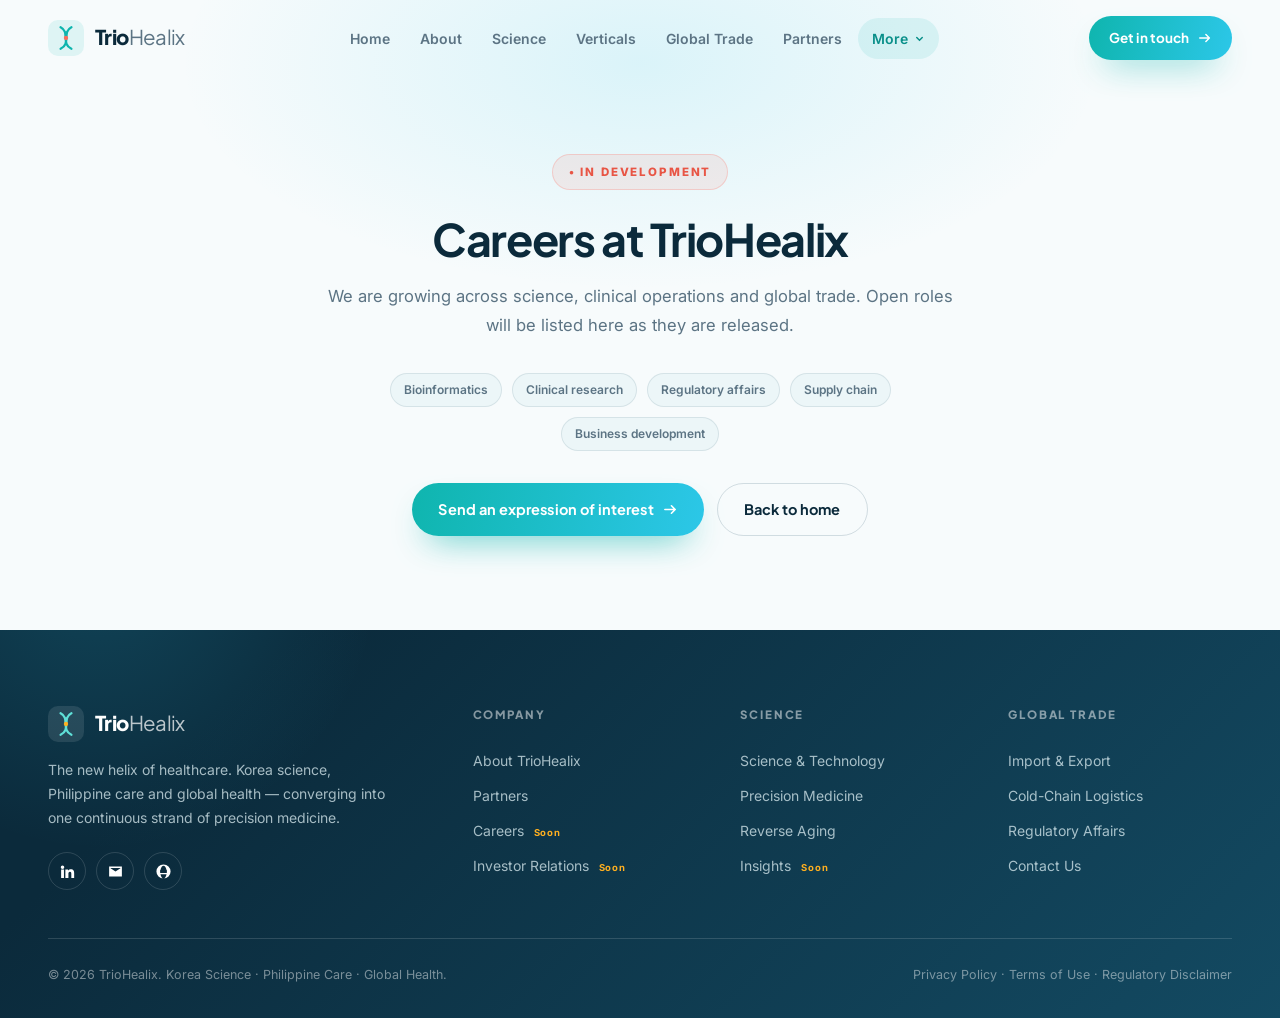
<file: careers.html>
<!DOCTYPE html>
<html lang="en">
<head>
<meta charset="UTF-8" />
<meta name="viewport" content="width=device-width, initial-scale=1.0" />
<title>Careers — TrioHealix</title>
<meta name="description" content="Careers across science, clinical operations and global trade at TrioHealix." />
<meta name="theme-color" content="#0FB5AE" />
<link rel="icon" href="data:image/svg+xml,%3Csvg xmlns='http://www.w3.org/2000/svg' viewBox='0 0 32 32'%3E%3Crect width='32' height='32' rx='8' fill='%230B2A3B'/%3E%3Cpath d='M12 6c8 4 0 12 8 16M20 6c-8 4 0 12-8 16' stroke='%230FB5AE' stroke-width='2.4' fill='none' stroke-linecap='round'/%3E%3Ccircle cx='16' cy='16' r='2' fill='%23FF6B5B'/%3E%3C/svg%3E" />
<link rel="preconnect" href="https://fonts.googleapis.com">
<link rel="preconnect" href="https://fonts.gstatic.com" crossorigin>
<link href="https://fonts.googleapis.com/css2?family=Plus+Jakarta+Sans:wght@400;600;700;800&family=Inter:wght@400;500;600;700&family=Fraunces:ital,opsz,wght@1,9..144,400;1,9..144,500&display=swap" rel="stylesheet">
<link rel="stylesheet" href="css/style.css">
</head>
<body>

<!-- ================= HEADER ================= -->
<header id="hdr">
  <div class="wrap nav">
    <a href="index.html" class="logo" aria-label="TrioHealix home">
      <svg class="mark" viewBox="0 0 40 40" fill="none" aria-hidden="true">
        <rect width="40" height="40" rx="11"/>
        <path d="M14 8c11 5.5 0 18.5 12 24M26 8c-11 5.5 0 18.5-12 24" stroke="#0FB5AE" stroke-width="2.6" stroke-linecap="round"/>
        <circle cx="20" cy="20" r="2.4" fill="#FF6B5B"/>
      </svg>
      <span><b>Trio</b><span>Healix</span></span>
    </a>
    <nav class="nav-links" aria-label="Primary">
      <a href="index.html">Home</a>
      <a href="about.html">About</a>
      <a href="science.html">Science</a>
      <a href="verticals.html">Verticals</a>
      <a href="trade.html">Global Trade</a>
      <a href="partners.html">Partners</a>
      <div class="drop">
        <a href="#" class="active">More
          <svg width="11" height="11" viewBox="0 0 12 12" fill="none" aria-hidden="true"><path d="M3 5l3 3 3-3" stroke="currentColor" stroke-width="1.6" stroke-linecap="round"/></svg>
        </a>
        <div class="drop-menu">
          <a href="insights.html">Insights <small>Soon</small></a>
          <a href="careers.html">Careers <small>Soon</small></a>
          <a href="investors.html">Investor Relations <small>Soon</small></a>
          <a href="contact.html">Contact Us</a>
        </div>
      </div>
    </nav>
    <div class="nav-cta">
      <a href="contact.html" class="btn btn--p">Get in touch
        <svg width="14" height="14" viewBox="0 0 16 16" fill="none" aria-hidden="true"><path d="M2 8h11m0 0L9 4m4 4l-4 4" stroke="currentColor" stroke-width="1.7" stroke-linecap="round" stroke-linejoin="round"/></svg>
      </a>
      <button class="burger" id="burger" aria-label="Open menu" aria-expanded="false" aria-controls="mobile"><span></span><span></span><span></span></button>
    </div>
  </div>
</header>

<!-- mobile menu -->
<div class="mobile" id="mobile">
  <a href="index.html">Home</a>
  <a href="about.html">About</a>
  <a href="science.html">Science &amp; Technology</a>
  <a href="verticals.html">Verticals</a>
  <a href="trade.html">Global Trade &amp; Import / Export</a>
  <a href="partners.html">Partners</a>
  <a href="contact.html">Contact</a>
  <a href="insights.html">Insights<small>Soon</small></a>
  <a href="careers.html">Careers<small>Soon</small></a>
  <a href="investors.html">Investor Relations<small>Soon</small></a>
  <a href="contact.html" class="btn btn--p">Get in touch
    <svg width="14" height="14" viewBox="0 0 16 16" fill="none" aria-hidden="true"><path d="M2 8h11m0 0L9 4m4 4l-4 4" stroke="currentColor" stroke-width="1.7" stroke-linecap="round" stroke-linejoin="round"/></svg>
  </a>
</div>

<main>

<!-- ============================================================ CAREERS AT TRIOHEALIX ============================================================ -->
<section class="soon">
  <div class="rv in">
    <div class="badge">&bull; In development</div>
    <h2>Careers at TrioHealix</h2>
    <p class="lead">We are growing across science, clinical operations and global trade. Open roles will be listed here as they are released.</p>
    <div class="soon-topics"><span class="tag">Bioinformatics</span><span class="tag">Clinical research</span><span class="tag">Regulatory affairs</span><span class="tag">Supply chain</span><span class="tag">Business development</span></div>
    <div class="cta-actions" style="margin-top:32px">
      <a href="contact.html" class="btn btn--p">Send an expression of interest <svg width="15" height="15" viewBox="0 0 16 16" fill="none" aria-hidden="true"><path d="M2 8h11m0 0L9 4m4 4l-4 4" stroke="currentColor" stroke-width="1.7" stroke-linecap="round" stroke-linejoin="round"/></svg></a>
      <a href="index.html" class="btn btn--o">Back to home</a>
    </div>
  </div>
</section>

</main>

<!-- ================= FOOTER ================= -->
<footer>
  <div class="wrap">
    <div class="f-grid">
      <div class="f-brand">
        <a href="index.html" class="logo" aria-label="TrioHealix home">
          <svg class="mark" viewBox="0 0 40 40" fill="none" aria-hidden="true">
            <rect width="40" height="40" rx="11"/>
            <path d="M14 8c11 5.5 0 18.5 12 24M26 8c-11 5.5 0 18.5-12 24" stroke="#5FE0D8" stroke-width="2.6" stroke-linecap="round"/>
            <circle cx="20" cy="20" r="2.4" fill="#FFB020"/>
          </svg>
          <span><b>Trio</b><span>Healix</span></span>
        </a>
        <p>The new helix of healthcare. Korea science, Philippine care and global health &mdash; converging into one continuous strand of precision medicine.</p>
        <div class="f-social">
          <a href="contact.html" aria-label="LinkedIn"><svg viewBox="0 0 24 24" aria-hidden="true"><path d="M4.98 3.5a2.5 2.5 0 100 5 2.5 2.5 0 000-5zM3 9h4v12H3zM9 9h3.8v1.7h.05c.53-.95 1.83-1.95 3.77-1.95 4.03 0 4.78 2.5 4.78 5.75V21h-4v-5.6c0-1.34-.03-3.06-1.9-3.06-1.9 0-2.2 1.45-2.2 2.96V21H9z"/></svg></a>
          <a href="contact.html" aria-label="Email"><svg viewBox="0 0 24 24" aria-hidden="true"><path d="M3 5h18v14H3zm2 2v.5l7 4.5 7-4.5V7z"/></svg></a>
          <a href="contact.html" aria-label="Website"><svg viewBox="0 0 24 24" aria-hidden="true"><path d="M12 2a10 10 0 100 20 10 10 0 000-20zm0 2c1.6 0 3.6 2.2 4.3 6H7.7C8.4 6.2 10.4 4 12 4zM7.2 12c0-.7.06-1.4.16-2h9.28c.1.6.16 1.3.16 2s-.06 1.4-.16 2H7.36c-.1-.6-.16-1.3-.16-2zm.5 4h8.6c-.7 3.8-2.7 6-4.3 6s-3.6-2.2-4.3-6z"/></svg></a>
        </div>
      </div>
      <div class="f-col">
        <h5>Company</h5>
        <a href="about.html">About TrioHealix</a>
        <a href="partners.html">Partners</a>
        <a href="careers.html">Careers <small>Soon</small></a>
        <a href="investors.html">Investor Relations <small>Soon</small></a>
      </div>
      <div class="f-col">
        <h5>Science</h5>
        <a href="science.html">Science &amp; Technology</a>
        <a href="verticals.html">Precision Medicine</a>
        <a href="verticals.html">Reverse Aging</a>
        <a href="insights.html">Insights <small>Soon</small></a>
      </div>
      <div class="f-col">
        <h5>Global Trade</h5>
        <a href="trade.html">Import &amp; Export</a>
        <a href="trade.html">Cold-Chain Logistics</a>
        <a href="trade.html">Regulatory Affairs</a>
        <a href="contact.html">Contact Us</a>
      </div>
    </div>
    <div class="f-bottom">
      <p>&copy; <span id="yr"></span> TrioHealix. Korea Science &middot; Philippine Care &middot; Global Health.</p>
      <p>Privacy Policy &middot; Terms of Use &middot; Regulatory Disclaimer</p>
    </div>
  </div>
</footer>

<script src="js/main.js"></script>
</body>
</html>
</file>
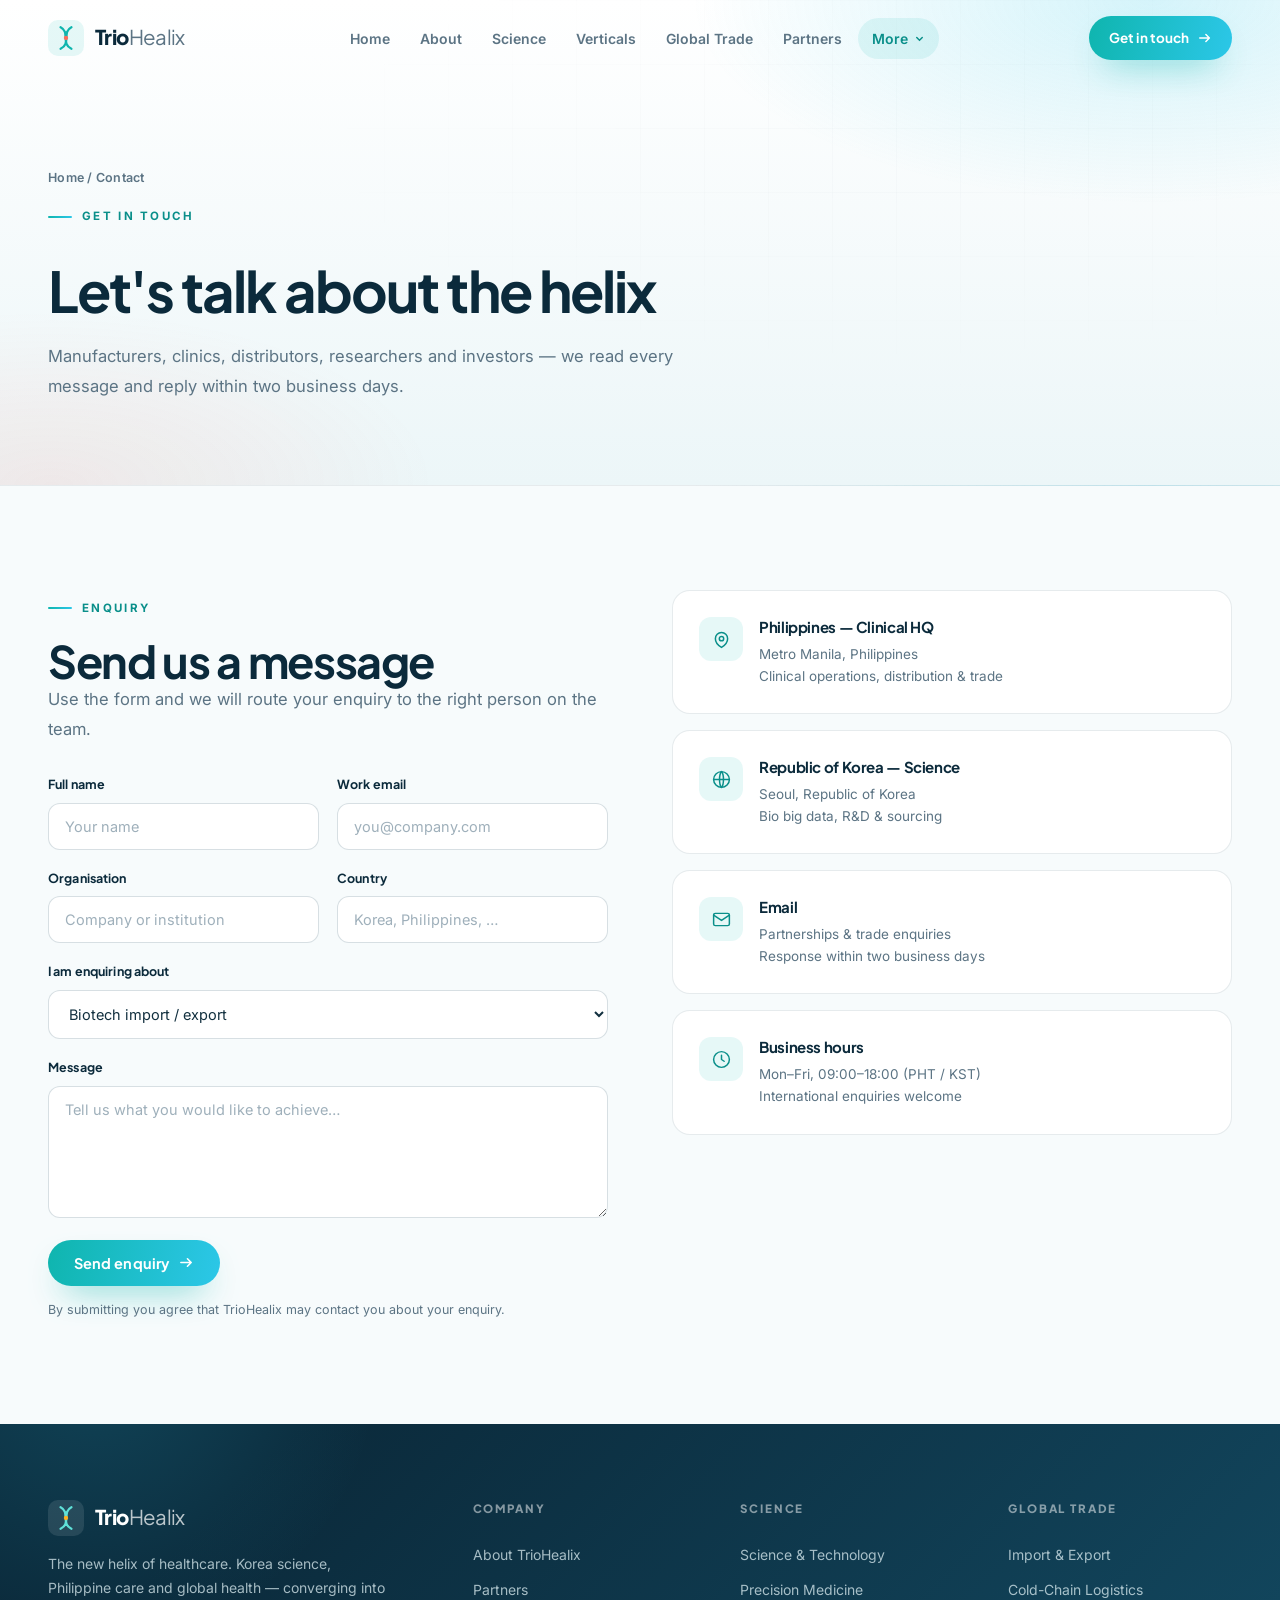
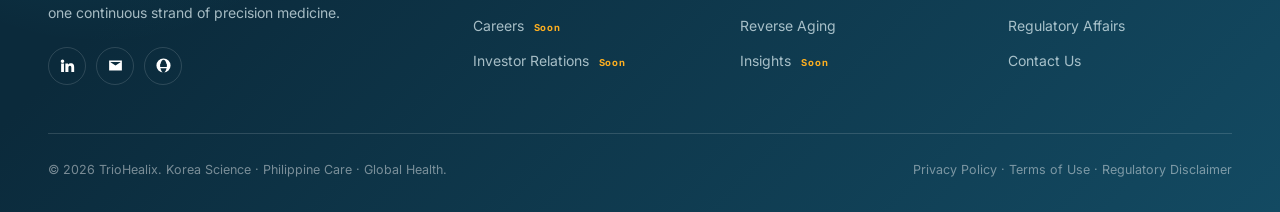
<file: contact.html>
<!DOCTYPE html>
<html lang="en">
<head>
<meta charset="UTF-8" />
<meta name="viewport" content="width=device-width, initial-scale=1.0" />
<title>Contact — TrioHealix</title>
<meta name="description" content="Contact TrioHealix for biotech import/export, distribution, research collaboration and clinical network partnerships." />
<meta name="theme-color" content="#0FB5AE" />
<link rel="icon" href="data:image/svg+xml,%3Csvg xmlns='http://www.w3.org/2000/svg' viewBox='0 0 32 32'%3E%3Crect width='32' height='32' rx='8' fill='%230B2A3B'/%3E%3Cpath d='M12 6c8 4 0 12 8 16M20 6c-8 4 0 12-8 16' stroke='%230FB5AE' stroke-width='2.4' fill='none' stroke-linecap='round'/%3E%3Ccircle cx='16' cy='16' r='2' fill='%23FF6B5B'/%3E%3C/svg%3E" />
<link rel="preconnect" href="https://fonts.googleapis.com">
<link rel="preconnect" href="https://fonts.gstatic.com" crossorigin>
<link href="https://fonts.googleapis.com/css2?family=Plus+Jakarta+Sans:wght@400;600;700;800&family=Inter:wght@400;500;600;700&family=Fraunces:ital,opsz,wght@1,9..144,400;1,9..144,500&display=swap" rel="stylesheet">
<link rel="stylesheet" href="css/style.css">
</head>
<body>

<!-- ================= HEADER ================= -->
<header id="hdr">
  <div class="wrap nav">
    <a href="index.html" class="logo" aria-label="TrioHealix home">
      <svg class="mark" viewBox="0 0 40 40" fill="none" aria-hidden="true">
        <rect width="40" height="40" rx="11"/>
        <path d="M14 8c11 5.5 0 18.5 12 24M26 8c-11 5.5 0 18.5-12 24" stroke="#0FB5AE" stroke-width="2.6" stroke-linecap="round"/>
        <circle cx="20" cy="20" r="2.4" fill="#FF6B5B"/>
      </svg>
      <span><b>Trio</b><span>Healix</span></span>
    </a>
    <nav class="nav-links" aria-label="Primary">
      <a href="index.html">Home</a>
      <a href="about.html">About</a>
      <a href="science.html">Science</a>
      <a href="verticals.html">Verticals</a>
      <a href="trade.html">Global Trade</a>
      <a href="partners.html">Partners</a>
      <div class="drop">
        <a href="#" class="active">More
          <svg width="11" height="11" viewBox="0 0 12 12" fill="none" aria-hidden="true"><path d="M3 5l3 3 3-3" stroke="currentColor" stroke-width="1.6" stroke-linecap="round"/></svg>
        </a>
        <div class="drop-menu">
          <a href="insights.html">Insights <small>Soon</small></a>
          <a href="careers.html">Careers <small>Soon</small></a>
          <a href="investors.html">Investor Relations <small>Soon</small></a>
          <a href="contact.html">Contact Us</a>
        </div>
      </div>
    </nav>
    <div class="nav-cta">
      <a href="contact.html" class="btn btn--p">Get in touch
        <svg width="14" height="14" viewBox="0 0 16 16" fill="none" aria-hidden="true"><path d="M2 8h11m0 0L9 4m4 4l-4 4" stroke="currentColor" stroke-width="1.7" stroke-linecap="round" stroke-linejoin="round"/></svg>
      </a>
      <button class="burger" id="burger" aria-label="Open menu" aria-expanded="false" aria-controls="mobile"><span></span><span></span><span></span></button>
    </div>
  </div>
</header>

<!-- mobile menu -->
<div class="mobile" id="mobile">
  <a href="index.html">Home</a>
  <a href="about.html">About</a>
  <a href="science.html">Science &amp; Technology</a>
  <a href="verticals.html">Verticals</a>
  <a href="trade.html">Global Trade &amp; Import / Export</a>
  <a href="partners.html">Partners</a>
  <a href="contact.html">Contact</a>
  <a href="insights.html">Insights<small>Soon</small></a>
  <a href="careers.html">Careers<small>Soon</small></a>
  <a href="investors.html">Investor Relations<small>Soon</small></a>
  <a href="contact.html" class="btn btn--p">Get in touch
    <svg width="14" height="14" viewBox="0 0 16 16" fill="none" aria-hidden="true"><path d="M2 8h11m0 0L9 4m4 4l-4 4" stroke="currentColor" stroke-width="1.7" stroke-linecap="round" stroke-linejoin="round"/></svg>
  </a>
</div>

<main>

<!-- ============================================================ CONTACT ============================================================ -->
<section class="phero">
  <div class="phero-grid"></div>
  <div class="wrap">
    <div class="crumb"><a href="index.html">Home</a> / Contact</div>
    <span class="eyebrow">Get in Touch</span>
    <h1>Let's talk about the helix</h1>
    <p class="lead">Manufacturers, clinics, distributors, researchers and investors &mdash; we read every message and reply within two business days.</p>
  </div>
</section>

<section class="sec">
  <div class="wrap">
    <div class="split" style="align-items:flex-start">
      <div class="rv">
        <span class="eyebrow">Enquiry</span>
        <h2>Send us a message</h2>
        <p class="lead" style="margin-bottom:30px">Use the form and we will route your enquiry to the right person on the team.</p>
        <form id="contactForm" novalidate>
          <div class="form-grid">
            <div class="field"><label for="fn">Full name</label><input id="fn" name="name" required placeholder="Your name"></div>
            <div class="field"><label for="em">Work email</label><input id="em" type="email" name="email" required placeholder="you@company.com"></div>
            <div class="field"><label for="co">Organisation</label><input id="co" name="company" placeholder="Company or institution"></div>
            <div class="field"><label for="cy">Country</label><input id="cy" name="country" placeholder="Korea, Philippines, &hellip;"></div>
            <div class="field full"><label for="tp">I am enquiring about</label>
              <select id="tp" name="topic">
                <option>Biotech import / export</option>
                <option>Product distribution &amp; market access</option>
                <option>Research collaboration</option>
                <option>Precision medicine / digital twins</option>
                <option>Reverse aging programme</option>
                <option>Clinical network partnership</option>
                <option>Investment &amp; media</option>
                <option>Other</option>
              </select>
            </div>
            <div class="field full"><label for="ms">Message</label><textarea id="ms" name="message" required placeholder="Tell us what you would like to achieve&hellip;"></textarea></div>
          </div>
          <div style="margin-top:22px"><button type="submit" class="btn btn--p">Send enquiry <svg width="15" height="15" viewBox="0 0 16 16" fill="none" aria-hidden="true"><path d="M2 8h11m0 0L9 4m4 4l-4 4" stroke="currentColor" stroke-width="1.7" stroke-linecap="round" stroke-linejoin="round"/></svg></button></div>
          <p class="form-note">By submitting you agree that TrioHealix may contact you about your enquiry.</p>
          <div class="form-ok" id="formOk">Thank you &mdash; your enquiry has been received. Our team will be in touch within two business days.</div>
        </form>
      </div>
      <div class="rv">
        <div class="grid" style="gap:16px">
          <div class="info-card"><div class="ico"><svg viewBox="0 0 24 24" aria-hidden="true"><path d="M12 21s-7-4.35-7-10a7 7 0 0114 0c0 5.65-7 10-7 10z"/><circle cx="12" cy="11" r="2.5"/></svg></div><div><h4>Philippines &mdash; Clinical HQ</h4><p>Metro Manila, Philippines<br>Clinical operations, distribution &amp; trade</p></div></div>
          <div class="info-card"><div class="ico"><svg viewBox="0 0 24 24" aria-hidden="true"><circle cx="12" cy="12" r="9"/><path d="M3 12h18M12 3c3 3 3 15 0 18M12 3c-3 3-3 15 0 18"/></svg></div><div><h4>Republic of Korea &mdash; Science</h4><p>Seoul, Republic of Korea<br>Bio big data, R&amp;D &amp; sourcing</p></div></div>
          <div class="info-card"><div class="ico"><svg viewBox="0 0 24 24" aria-hidden="true"><rect x="3" y="5" width="18" height="14" rx="2"/><path d="M3 7l9 6 9-6"/></svg></div><div><h4>Email</h4><p>Partnerships &amp; trade enquiries<br>Response within two business days</p></div></div>
          <div class="info-card"><div class="ico"><svg viewBox="0 0 24 24" aria-hidden="true"><circle cx="12" cy="12" r="9"/><path d="M12 7v5l3 2"/></svg></div><div><h4>Business hours</h4><p>Mon&ndash;Fri, 09:00&ndash;18:00 (PHT / KST)<br>International enquiries welcome</p></div></div>
        </div>
      </div>
    </div>
  </div>
</section>

</main>

<!-- ================= FOOTER ================= -->
<footer>
  <div class="wrap">
    <div class="f-grid">
      <div class="f-brand">
        <a href="index.html" class="logo" aria-label="TrioHealix home">
          <svg class="mark" viewBox="0 0 40 40" fill="none" aria-hidden="true">
            <rect width="40" height="40" rx="11"/>
            <path d="M14 8c11 5.5 0 18.5 12 24M26 8c-11 5.5 0 18.5-12 24" stroke="#5FE0D8" stroke-width="2.6" stroke-linecap="round"/>
            <circle cx="20" cy="20" r="2.4" fill="#FFB020"/>
          </svg>
          <span><b>Trio</b><span>Healix</span></span>
        </a>
        <p>The new helix of healthcare. Korea science, Philippine care and global health &mdash; converging into one continuous strand of precision medicine.</p>
        <div class="f-social">
          <a href="contact.html" aria-label="LinkedIn"><svg viewBox="0 0 24 24" aria-hidden="true"><path d="M4.98 3.5a2.5 2.5 0 100 5 2.5 2.5 0 000-5zM3 9h4v12H3zM9 9h3.8v1.7h.05c.53-.95 1.83-1.95 3.77-1.95 4.03 0 4.78 2.5 4.78 5.75V21h-4v-5.6c0-1.34-.03-3.06-1.9-3.06-1.9 0-2.2 1.45-2.2 2.96V21H9z"/></svg></a>
          <a href="contact.html" aria-label="Email"><svg viewBox="0 0 24 24" aria-hidden="true"><path d="M3 5h18v14H3zm2 2v.5l7 4.5 7-4.5V7z"/></svg></a>
          <a href="contact.html" aria-label="Website"><svg viewBox="0 0 24 24" aria-hidden="true"><path d="M12 2a10 10 0 100 20 10 10 0 000-20zm0 2c1.6 0 3.6 2.2 4.3 6H7.7C8.4 6.2 10.4 4 12 4zM7.2 12c0-.7.06-1.4.16-2h9.28c.1.6.16 1.3.16 2s-.06 1.4-.16 2H7.36c-.1-.6-.16-1.3-.16-2zm.5 4h8.6c-.7 3.8-2.7 6-4.3 6s-3.6-2.2-4.3-6z"/></svg></a>
        </div>
      </div>
      <div class="f-col">
        <h5>Company</h5>
        <a href="about.html">About TrioHealix</a>
        <a href="partners.html">Partners</a>
        <a href="careers.html">Careers <small>Soon</small></a>
        <a href="investors.html">Investor Relations <small>Soon</small></a>
      </div>
      <div class="f-col">
        <h5>Science</h5>
        <a href="science.html">Science &amp; Technology</a>
        <a href="verticals.html">Precision Medicine</a>
        <a href="verticals.html">Reverse Aging</a>
        <a href="insights.html">Insights <small>Soon</small></a>
      </div>
      <div class="f-col">
        <h5>Global Trade</h5>
        <a href="trade.html">Import &amp; Export</a>
        <a href="trade.html">Cold-Chain Logistics</a>
        <a href="trade.html">Regulatory Affairs</a>
        <a href="contact.html">Contact Us</a>
      </div>
    </div>
    <div class="f-bottom">
      <p>&copy; <span id="yr"></span> TrioHealix. Korea Science &middot; Philippine Care &middot; Global Health.</p>
      <p>Privacy Policy &middot; Terms of Use &middot; Regulatory Disclaimer</p>
    </div>
  </div>
</footer>

<script src="js/main.js"></script>
</body>
</html>
</file>
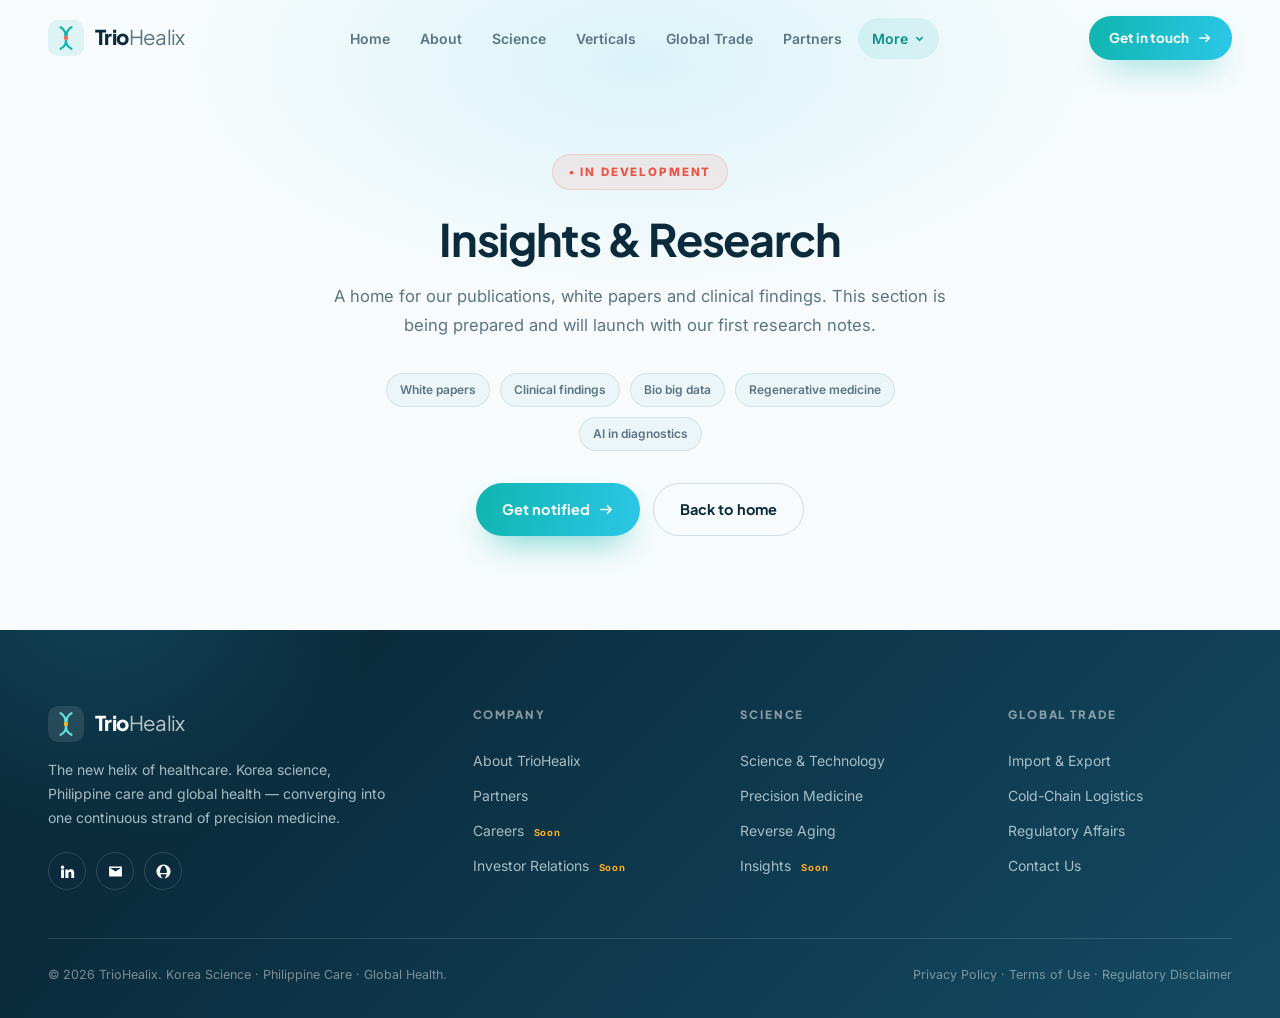
<file: insights.html>
<!DOCTYPE html>
<html lang="en">
<head>
<meta charset="UTF-8" />
<meta name="viewport" content="width=device-width, initial-scale=1.0" />
<title>Insights & Research — TrioHealix</title>
<meta name="description" content="Publications, white papers and clinical findings from TrioHealix. Launching soon." />
<meta name="theme-color" content="#0FB5AE" />
<link rel="icon" href="data:image/svg+xml,%3Csvg xmlns='http://www.w3.org/2000/svg' viewBox='0 0 32 32'%3E%3Crect width='32' height='32' rx='8' fill='%230B2A3B'/%3E%3Cpath d='M12 6c8 4 0 12 8 16M20 6c-8 4 0 12-8 16' stroke='%230FB5AE' stroke-width='2.4' fill='none' stroke-linecap='round'/%3E%3Ccircle cx='16' cy='16' r='2' fill='%23FF6B5B'/%3E%3C/svg%3E" />
<link rel="preconnect" href="https://fonts.googleapis.com">
<link rel="preconnect" href="https://fonts.gstatic.com" crossorigin>
<link href="https://fonts.googleapis.com/css2?family=Plus+Jakarta+Sans:wght@400;600;700;800&family=Inter:wght@400;500;600;700&family=Fraunces:ital,opsz,wght@1,9..144,400;1,9..144,500&display=swap" rel="stylesheet">
<link rel="stylesheet" href="css/style.css">
</head>
<body>

<!-- ================= HEADER ================= -->
<header id="hdr">
  <div class="wrap nav">
    <a href="index.html" class="logo" aria-label="TrioHealix home">
      <svg class="mark" viewBox="0 0 40 40" fill="none" aria-hidden="true">
        <rect width="40" height="40" rx="11"/>
        <path d="M14 8c11 5.5 0 18.5 12 24M26 8c-11 5.5 0 18.5-12 24" stroke="#0FB5AE" stroke-width="2.6" stroke-linecap="round"/>
        <circle cx="20" cy="20" r="2.4" fill="#FF6B5B"/>
      </svg>
      <span><b>Trio</b><span>Healix</span></span>
    </a>
    <nav class="nav-links" aria-label="Primary">
      <a href="index.html">Home</a>
      <a href="about.html">About</a>
      <a href="science.html">Science</a>
      <a href="verticals.html">Verticals</a>
      <a href="trade.html">Global Trade</a>
      <a href="partners.html">Partners</a>
      <div class="drop">
        <a href="#" class="active">More
          <svg width="11" height="11" viewBox="0 0 12 12" fill="none" aria-hidden="true"><path d="M3 5l3 3 3-3" stroke="currentColor" stroke-width="1.6" stroke-linecap="round"/></svg>
        </a>
        <div class="drop-menu">
          <a href="insights.html">Insights <small>Soon</small></a>
          <a href="careers.html">Careers <small>Soon</small></a>
          <a href="investors.html">Investor Relations <small>Soon</small></a>
          <a href="contact.html">Contact Us</a>
        </div>
      </div>
    </nav>
    <div class="nav-cta">
      <a href="contact.html" class="btn btn--p">Get in touch
        <svg width="14" height="14" viewBox="0 0 16 16" fill="none" aria-hidden="true"><path d="M2 8h11m0 0L9 4m4 4l-4 4" stroke="currentColor" stroke-width="1.7" stroke-linecap="round" stroke-linejoin="round"/></svg>
      </a>
      <button class="burger" id="burger" aria-label="Open menu" aria-expanded="false" aria-controls="mobile"><span></span><span></span><span></span></button>
    </div>
  </div>
</header>

<!-- mobile menu -->
<div class="mobile" id="mobile">
  <a href="index.html">Home</a>
  <a href="about.html">About</a>
  <a href="science.html">Science &amp; Technology</a>
  <a href="verticals.html">Verticals</a>
  <a href="trade.html">Global Trade &amp; Import / Export</a>
  <a href="partners.html">Partners</a>
  <a href="contact.html">Contact</a>
  <a href="insights.html">Insights<small>Soon</small></a>
  <a href="careers.html">Careers<small>Soon</small></a>
  <a href="investors.html">Investor Relations<small>Soon</small></a>
  <a href="contact.html" class="btn btn--p">Get in touch
    <svg width="14" height="14" viewBox="0 0 16 16" fill="none" aria-hidden="true"><path d="M2 8h11m0 0L9 4m4 4l-4 4" stroke="currentColor" stroke-width="1.7" stroke-linecap="round" stroke-linejoin="round"/></svg>
  </a>
</div>

<main>

<!-- ============================================================ INSIGHTS &AMP; RESEARCH ============================================================ -->
<section class="soon">
  <div class="rv in">
    <div class="badge">&bull; In development</div>
    <h2>Insights &amp; Research</h2>
    <p class="lead">A home for our publications, white papers and clinical findings. This section is being prepared and will launch with our first research notes.</p>
    <div class="soon-topics"><span class="tag">White papers</span><span class="tag">Clinical findings</span><span class="tag">Bio big data</span><span class="tag">Regenerative medicine</span><span class="tag">AI in diagnostics</span></div>
    <div class="cta-actions" style="margin-top:32px">
      <a href="contact.html" class="btn btn--p">Get notified <svg width="15" height="15" viewBox="0 0 16 16" fill="none" aria-hidden="true"><path d="M2 8h11m0 0L9 4m4 4l-4 4" stroke="currentColor" stroke-width="1.7" stroke-linecap="round" stroke-linejoin="round"/></svg></a>
      <a href="index.html" class="btn btn--o">Back to home</a>
    </div>
  </div>
</section>

</main>

<!-- ================= FOOTER ================= -->
<footer>
  <div class="wrap">
    <div class="f-grid">
      <div class="f-brand">
        <a href="index.html" class="logo" aria-label="TrioHealix home">
          <svg class="mark" viewBox="0 0 40 40" fill="none" aria-hidden="true">
            <rect width="40" height="40" rx="11"/>
            <path d="M14 8c11 5.5 0 18.5 12 24M26 8c-11 5.5 0 18.5-12 24" stroke="#5FE0D8" stroke-width="2.6" stroke-linecap="round"/>
            <circle cx="20" cy="20" r="2.4" fill="#FFB020"/>
          </svg>
          <span><b>Trio</b><span>Healix</span></span>
        </a>
        <p>The new helix of healthcare. Korea science, Philippine care and global health &mdash; converging into one continuous strand of precision medicine.</p>
        <div class="f-social">
          <a href="contact.html" aria-label="LinkedIn"><svg viewBox="0 0 24 24" aria-hidden="true"><path d="M4.98 3.5a2.5 2.5 0 100 5 2.5 2.5 0 000-5zM3 9h4v12H3zM9 9h3.8v1.7h.05c.53-.95 1.83-1.95 3.77-1.95 4.03 0 4.78 2.5 4.78 5.75V21h-4v-5.6c0-1.34-.03-3.06-1.9-3.06-1.9 0-2.2 1.45-2.2 2.96V21H9z"/></svg></a>
          <a href="contact.html" aria-label="Email"><svg viewBox="0 0 24 24" aria-hidden="true"><path d="M3 5h18v14H3zm2 2v.5l7 4.5 7-4.5V7z"/></svg></a>
          <a href="contact.html" aria-label="Website"><svg viewBox="0 0 24 24" aria-hidden="true"><path d="M12 2a10 10 0 100 20 10 10 0 000-20zm0 2c1.6 0 3.6 2.2 4.3 6H7.7C8.4 6.2 10.4 4 12 4zM7.2 12c0-.7.06-1.4.16-2h9.28c.1.6.16 1.3.16 2s-.06 1.4-.16 2H7.36c-.1-.6-.16-1.3-.16-2zm.5 4h8.6c-.7 3.8-2.7 6-4.3 6s-3.6-2.2-4.3-6z"/></svg></a>
        </div>
      </div>
      <div class="f-col">
        <h5>Company</h5>
        <a href="about.html">About TrioHealix</a>
        <a href="partners.html">Partners</a>
        <a href="careers.html">Careers <small>Soon</small></a>
        <a href="investors.html">Investor Relations <small>Soon</small></a>
      </div>
      <div class="f-col">
        <h5>Science</h5>
        <a href="science.html">Science &amp; Technology</a>
        <a href="verticals.html">Precision Medicine</a>
        <a href="verticals.html">Reverse Aging</a>
        <a href="insights.html">Insights <small>Soon</small></a>
      </div>
      <div class="f-col">
        <h5>Global Trade</h5>
        <a href="trade.html">Import &amp; Export</a>
        <a href="trade.html">Cold-Chain Logistics</a>
        <a href="trade.html">Regulatory Affairs</a>
        <a href="contact.html">Contact Us</a>
      </div>
    </div>
    <div class="f-bottom">
      <p>&copy; <span id="yr"></span> TrioHealix. Korea Science &middot; Philippine Care &middot; Global Health.</p>
      <p>Privacy Policy &middot; Terms of Use &middot; Regulatory Disclaimer</p>
    </div>
  </div>
</footer>

<script src="js/main.js"></script>
</body>
</html>
</file>
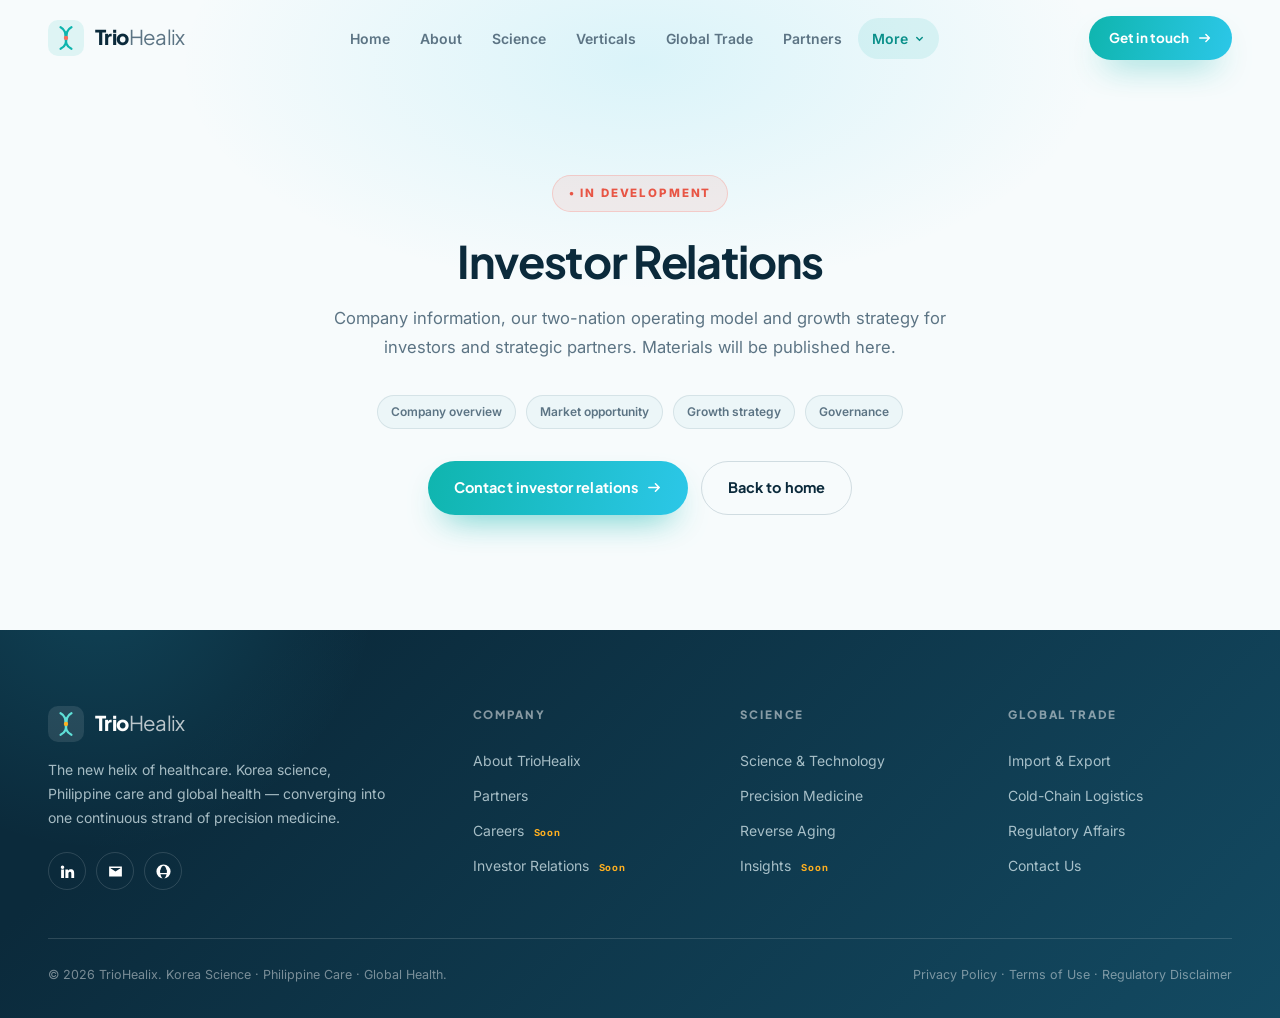
<file: investors.html>
<!DOCTYPE html>
<html lang="en">
<head>
<meta charset="UTF-8" />
<meta name="viewport" content="width=device-width, initial-scale=1.0" />
<title>Investor Relations — TrioHealix</title>
<meta name="description" content="Company information, operating model and growth strategy for TrioHealix investors and strategic partners." />
<meta name="theme-color" content="#0FB5AE" />
<link rel="icon" href="data:image/svg+xml,%3Csvg xmlns='http://www.w3.org/2000/svg' viewBox='0 0 32 32'%3E%3Crect width='32' height='32' rx='8' fill='%230B2A3B'/%3E%3Cpath d='M12 6c8 4 0 12 8 16M20 6c-8 4 0 12-8 16' stroke='%230FB5AE' stroke-width='2.4' fill='none' stroke-linecap='round'/%3E%3Ccircle cx='16' cy='16' r='2' fill='%23FF6B5B'/%3E%3C/svg%3E" />
<link rel="preconnect" href="https://fonts.googleapis.com">
<link rel="preconnect" href="https://fonts.gstatic.com" crossorigin>
<link href="https://fonts.googleapis.com/css2?family=Plus+Jakarta+Sans:wght@400;600;700;800&family=Inter:wght@400;500;600;700&family=Fraunces:ital,opsz,wght@1,9..144,400;1,9..144,500&display=swap" rel="stylesheet">
<link rel="stylesheet" href="css/style.css">
</head>
<body>

<!-- ================= HEADER ================= -->
<header id="hdr">
  <div class="wrap nav">
    <a href="index.html" class="logo" aria-label="TrioHealix home">
      <svg class="mark" viewBox="0 0 40 40" fill="none" aria-hidden="true">
        <rect width="40" height="40" rx="11"/>
        <path d="M14 8c11 5.5 0 18.5 12 24M26 8c-11 5.5 0 18.5-12 24" stroke="#0FB5AE" stroke-width="2.6" stroke-linecap="round"/>
        <circle cx="20" cy="20" r="2.4" fill="#FF6B5B"/>
      </svg>
      <span><b>Trio</b><span>Healix</span></span>
    </a>
    <nav class="nav-links" aria-label="Primary">
      <a href="index.html">Home</a>
      <a href="about.html">About</a>
      <a href="science.html">Science</a>
      <a href="verticals.html">Verticals</a>
      <a href="trade.html">Global Trade</a>
      <a href="partners.html">Partners</a>
      <div class="drop">
        <a href="#" class="active">More
          <svg width="11" height="11" viewBox="0 0 12 12" fill="none" aria-hidden="true"><path d="M3 5l3 3 3-3" stroke="currentColor" stroke-width="1.6" stroke-linecap="round"/></svg>
        </a>
        <div class="drop-menu">
          <a href="insights.html">Insights <small>Soon</small></a>
          <a href="careers.html">Careers <small>Soon</small></a>
          <a href="investors.html">Investor Relations <small>Soon</small></a>
          <a href="contact.html">Contact Us</a>
        </div>
      </div>
    </nav>
    <div class="nav-cta">
      <a href="contact.html" class="btn btn--p">Get in touch
        <svg width="14" height="14" viewBox="0 0 16 16" fill="none" aria-hidden="true"><path d="M2 8h11m0 0L9 4m4 4l-4 4" stroke="currentColor" stroke-width="1.7" stroke-linecap="round" stroke-linejoin="round"/></svg>
      </a>
      <button class="burger" id="burger" aria-label="Open menu" aria-expanded="false" aria-controls="mobile"><span></span><span></span><span></span></button>
    </div>
  </div>
</header>

<!-- mobile menu -->
<div class="mobile" id="mobile">
  <a href="index.html">Home</a>
  <a href="about.html">About</a>
  <a href="science.html">Science &amp; Technology</a>
  <a href="verticals.html">Verticals</a>
  <a href="trade.html">Global Trade &amp; Import / Export</a>
  <a href="partners.html">Partners</a>
  <a href="contact.html">Contact</a>
  <a href="insights.html">Insights<small>Soon</small></a>
  <a href="careers.html">Careers<small>Soon</small></a>
  <a href="investors.html">Investor Relations<small>Soon</small></a>
  <a href="contact.html" class="btn btn--p">Get in touch
    <svg width="14" height="14" viewBox="0 0 16 16" fill="none" aria-hidden="true"><path d="M2 8h11m0 0L9 4m4 4l-4 4" stroke="currentColor" stroke-width="1.7" stroke-linecap="round" stroke-linejoin="round"/></svg>
  </a>
</div>

<main>

<!-- ============================================================ INVESTOR RELATIONS ============================================================ -->
<section class="soon">
  <div class="rv in">
    <div class="badge">&bull; In development</div>
    <h2>Investor Relations</h2>
    <p class="lead">Company information, our two-nation operating model and growth strategy for investors and strategic partners. Materials will be published here.</p>
    <div class="soon-topics"><span class="tag">Company overview</span><span class="tag">Market opportunity</span><span class="tag">Growth strategy</span><span class="tag">Governance</span></div>
    <div class="cta-actions" style="margin-top:32px">
      <a href="contact.html" class="btn btn--p">Contact investor relations <svg width="15" height="15" viewBox="0 0 16 16" fill="none" aria-hidden="true"><path d="M2 8h11m0 0L9 4m4 4l-4 4" stroke="currentColor" stroke-width="1.7" stroke-linecap="round" stroke-linejoin="round"/></svg></a>
      <a href="index.html" class="btn btn--o">Back to home</a>
    </div>
  </div>
</section>

</main>

<!-- ================= FOOTER ================= -->
<footer>
  <div class="wrap">
    <div class="f-grid">
      <div class="f-brand">
        <a href="index.html" class="logo" aria-label="TrioHealix home">
          <svg class="mark" viewBox="0 0 40 40" fill="none" aria-hidden="true">
            <rect width="40" height="40" rx="11"/>
            <path d="M14 8c11 5.5 0 18.5 12 24M26 8c-11 5.5 0 18.5-12 24" stroke="#5FE0D8" stroke-width="2.6" stroke-linecap="round"/>
            <circle cx="20" cy="20" r="2.4" fill="#FFB020"/>
          </svg>
          <span><b>Trio</b><span>Healix</span></span>
        </a>
        <p>The new helix of healthcare. Korea science, Philippine care and global health &mdash; converging into one continuous strand of precision medicine.</p>
        <div class="f-social">
          <a href="contact.html" aria-label="LinkedIn"><svg viewBox="0 0 24 24" aria-hidden="true"><path d="M4.98 3.5a2.5 2.5 0 100 5 2.5 2.5 0 000-5zM3 9h4v12H3zM9 9h3.8v1.7h.05c.53-.95 1.83-1.95 3.77-1.95 4.03 0 4.78 2.5 4.78 5.75V21h-4v-5.6c0-1.34-.03-3.06-1.9-3.06-1.9 0-2.2 1.45-2.2 2.96V21H9z"/></svg></a>
          <a href="contact.html" aria-label="Email"><svg viewBox="0 0 24 24" aria-hidden="true"><path d="M3 5h18v14H3zm2 2v.5l7 4.5 7-4.5V7z"/></svg></a>
          <a href="contact.html" aria-label="Website"><svg viewBox="0 0 24 24" aria-hidden="true"><path d="M12 2a10 10 0 100 20 10 10 0 000-20zm0 2c1.6 0 3.6 2.2 4.3 6H7.7C8.4 6.2 10.4 4 12 4zM7.2 12c0-.7.06-1.4.16-2h9.28c.1.6.16 1.3.16 2s-.06 1.4-.16 2H7.36c-.1-.6-.16-1.3-.16-2zm.5 4h8.6c-.7 3.8-2.7 6-4.3 6s-3.6-2.2-4.3-6z"/></svg></a>
        </div>
      </div>
      <div class="f-col">
        <h5>Company</h5>
        <a href="about.html">About TrioHealix</a>
        <a href="partners.html">Partners</a>
        <a href="careers.html">Careers <small>Soon</small></a>
        <a href="investors.html">Investor Relations <small>Soon</small></a>
      </div>
      <div class="f-col">
        <h5>Science</h5>
        <a href="science.html">Science &amp; Technology</a>
        <a href="verticals.html">Precision Medicine</a>
        <a href="verticals.html">Reverse Aging</a>
        <a href="insights.html">Insights <small>Soon</small></a>
      </div>
      <div class="f-col">
        <h5>Global Trade</h5>
        <a href="trade.html">Import &amp; Export</a>
        <a href="trade.html">Cold-Chain Logistics</a>
        <a href="trade.html">Regulatory Affairs</a>
        <a href="contact.html">Contact Us</a>
      </div>
    </div>
    <div class="f-bottom">
      <p>&copy; <span id="yr"></span> TrioHealix. Korea Science &middot; Philippine Care &middot; Global Health.</p>
      <p>Privacy Policy &middot; Terms of Use &middot; Regulatory Disclaimer</p>
    </div>
  </div>
</footer>

<script src="js/main.js"></script>
</body>
</html>
</file>
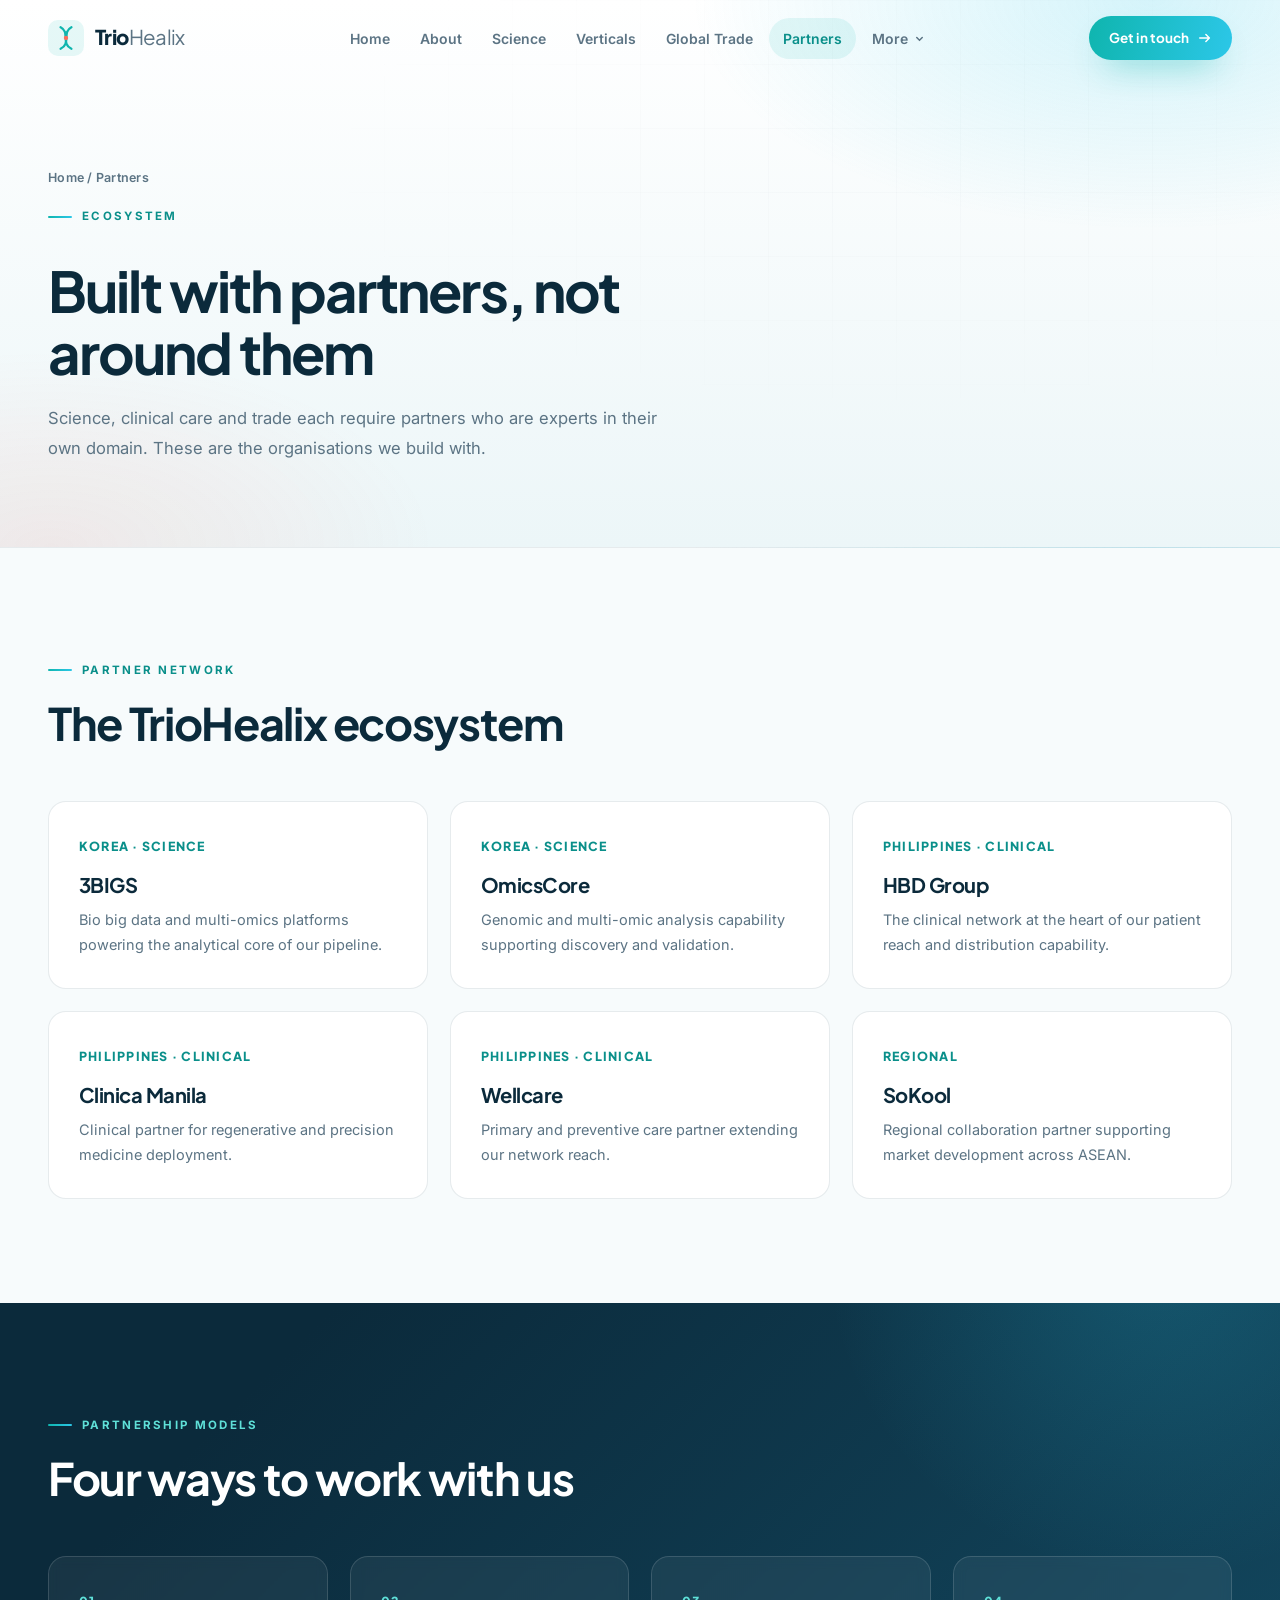
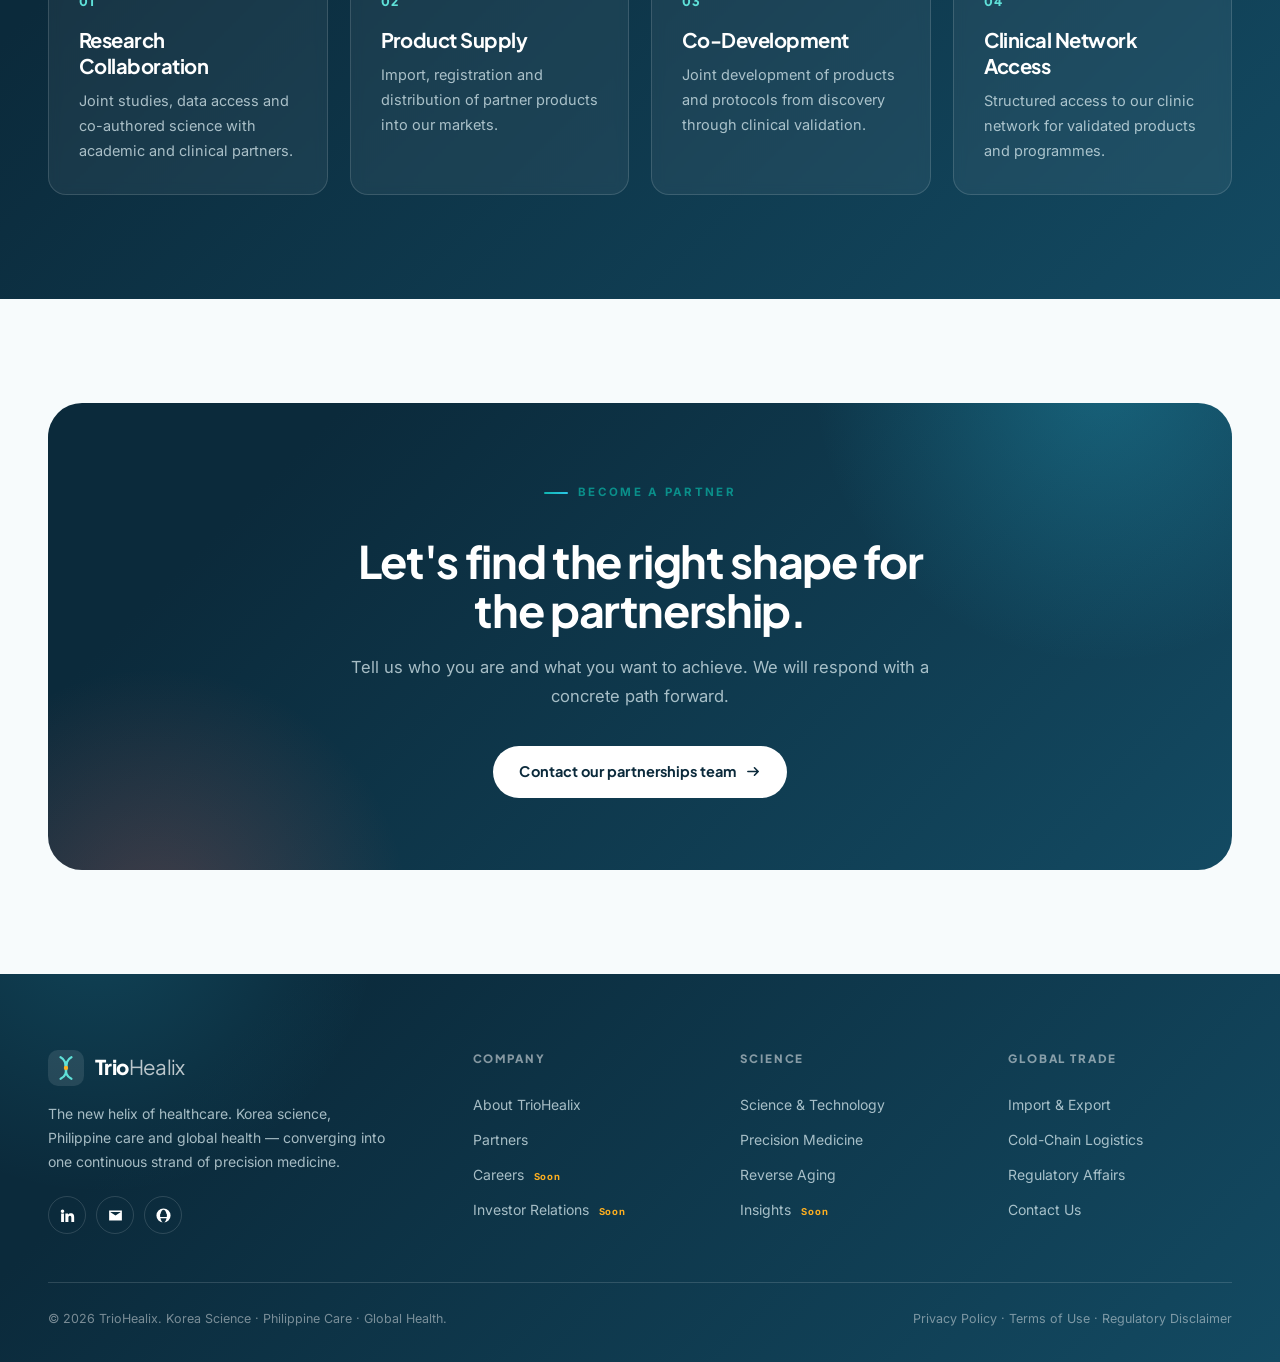
<file: partners.html>
<!DOCTYPE html>
<html lang="en">
<head>
<meta charset="UTF-8" />
<meta name="viewport" content="width=device-width, initial-scale=1.0" />
<title>Partners — TrioHealix</title>
<meta name="description" content="3BIGS, OmicsCore, HBD Group, Clinica Manila, Wellcare and SoKool — the TrioHealix partner ecosystem." />
<meta name="theme-color" content="#0FB5AE" />
<link rel="icon" href="data:image/svg+xml,%3Csvg xmlns='http://www.w3.org/2000/svg' viewBox='0 0 32 32'%3E%3Crect width='32' height='32' rx='8' fill='%230B2A3B'/%3E%3Cpath d='M12 6c8 4 0 12 8 16M20 6c-8 4 0 12-8 16' stroke='%230FB5AE' stroke-width='2.4' fill='none' stroke-linecap='round'/%3E%3Ccircle cx='16' cy='16' r='2' fill='%23FF6B5B'/%3E%3C/svg%3E" />
<link rel="preconnect" href="https://fonts.googleapis.com">
<link rel="preconnect" href="https://fonts.gstatic.com" crossorigin>
<link href="https://fonts.googleapis.com/css2?family=Plus+Jakarta+Sans:wght@400;600;700;800&family=Inter:wght@400;500;600;700&family=Fraunces:ital,opsz,wght@1,9..144,400;1,9..144,500&display=swap" rel="stylesheet">
<link rel="stylesheet" href="css/style.css">
</head>
<body>

<!-- ================= HEADER ================= -->
<header id="hdr">
  <div class="wrap nav">
    <a href="index.html" class="logo" aria-label="TrioHealix home">
      <svg class="mark" viewBox="0 0 40 40" fill="none" aria-hidden="true">
        <rect width="40" height="40" rx="11"/>
        <path d="M14 8c11 5.5 0 18.5 12 24M26 8c-11 5.5 0 18.5-12 24" stroke="#0FB5AE" stroke-width="2.6" stroke-linecap="round"/>
        <circle cx="20" cy="20" r="2.4" fill="#FF6B5B"/>
      </svg>
      <span><b>Trio</b><span>Healix</span></span>
    </a>
    <nav class="nav-links" aria-label="Primary">
      <a href="index.html">Home</a>
      <a href="about.html">About</a>
      <a href="science.html">Science</a>
      <a href="verticals.html">Verticals</a>
      <a href="trade.html">Global Trade</a>
      <a href="partners.html" class="active">Partners</a>
      <div class="drop">
        <a href="#">More
          <svg width="11" height="11" viewBox="0 0 12 12" fill="none" aria-hidden="true"><path d="M3 5l3 3 3-3" stroke="currentColor" stroke-width="1.6" stroke-linecap="round"/></svg>
        </a>
        <div class="drop-menu">
          <a href="insights.html">Insights <small>Soon</small></a>
          <a href="careers.html">Careers <small>Soon</small></a>
          <a href="investors.html">Investor Relations <small>Soon</small></a>
          <a href="contact.html">Contact Us</a>
        </div>
      </div>
    </nav>
    <div class="nav-cta">
      <a href="contact.html" class="btn btn--p">Get in touch
        <svg width="14" height="14" viewBox="0 0 16 16" fill="none" aria-hidden="true"><path d="M2 8h11m0 0L9 4m4 4l-4 4" stroke="currentColor" stroke-width="1.7" stroke-linecap="round" stroke-linejoin="round"/></svg>
      </a>
      <button class="burger" id="burger" aria-label="Open menu" aria-expanded="false" aria-controls="mobile"><span></span><span></span><span></span></button>
    </div>
  </div>
</header>

<!-- mobile menu -->
<div class="mobile" id="mobile">
  <a href="index.html">Home</a>
  <a href="about.html">About</a>
  <a href="science.html">Science &amp; Technology</a>
  <a href="verticals.html">Verticals</a>
  <a href="trade.html">Global Trade &amp; Import / Export</a>
  <a href="partners.html">Partners</a>
  <a href="contact.html">Contact</a>
  <a href="insights.html">Insights<small>Soon</small></a>
  <a href="careers.html">Careers<small>Soon</small></a>
  <a href="investors.html">Investor Relations<small>Soon</small></a>
  <a href="contact.html" class="btn btn--p">Get in touch
    <svg width="14" height="14" viewBox="0 0 16 16" fill="none" aria-hidden="true"><path d="M2 8h11m0 0L9 4m4 4l-4 4" stroke="currentColor" stroke-width="1.7" stroke-linecap="round" stroke-linejoin="round"/></svg>
  </a>
</div>

<main>

<!-- ============================================================ PARTNERS ============================================================ -->
<section class="phero">
  <div class="phero-grid"></div>
  <div class="wrap">
    <div class="crumb"><a href="index.html">Home</a> / Partners</div>
    <span class="eyebrow">Ecosystem</span>
    <h1>Built with partners, not around them</h1>
    <p class="lead">Science, clinical care and trade each require partners who are experts in their own domain. These are the organisations we build with.</p>
  </div>
</section>

<section class="sec">
  <div class="wrap">
    <div class="sec-head rv"><span class="eyebrow">Partner Network</span><h2>The TrioHealix ecosystem</h2></div>
    <div class="grid g3">
      <div class="card rv"><span class="num">Korea &middot; Science</span><h3>3BIGS</h3><p>Bio big data and multi-omics platforms powering the analytical core of our pipeline.</p></div>
      <div class="card rv"><span class="num">Korea &middot; Science</span><h3>OmicsCore</h3><p>Genomic and multi-omic analysis capability supporting discovery and validation.</p></div>
      <div class="card rv"><span class="num">Philippines &middot; Clinical</span><h3>HBD Group</h3><p>The clinical network at the heart of our patient reach and distribution capability.</p></div>
      <div class="card rv"><span class="num">Philippines &middot; Clinical</span><h3>Clinica Manila</h3><p>Clinical partner for regenerative and precision medicine deployment.</p></div>
      <div class="card rv"><span class="num">Philippines &middot; Clinical</span><h3>Wellcare</h3><p>Primary and preventive care partner extending our network reach.</p></div>
      <div class="card rv"><span class="num">Regional</span><h3>SoKool</h3><p>Regional collaboration partner supporting market development across ASEAN.</p></div>
    </div>
  </div>
</section>

<section class="sec sec--dark">
  <div class="wrap">
    <div class="sec-head rv"><span class="eyebrow">Partnership Models</span><h2>Four ways to work with us</h2></div>
    <div class="grid g4">
      <div class="card card--dark rv"><span class="num">01</span><h3>Research Collaboration</h3><p>Joint studies, data access and co-authored science with academic and clinical partners.</p></div>
      <div class="card card--dark rv"><span class="num">02</span><h3>Product Supply</h3><p>Import, registration and distribution of partner products into our markets.</p></div>
      <div class="card card--dark rv"><span class="num">03</span><h3>Co-Development</h3><p>Joint development of products and protocols from discovery through clinical validation.</p></div>
      <div class="card card--dark rv"><span class="num">04</span><h3>Clinical Network Access</h3><p>Structured access to our clinic network for validated products and programmes.</p></div>
    </div>
  </div>
</section>

<section class="sec">
  <div class="wrap">
    <div class="cta rv">
      <span class="eyebrow">Become a partner</span>
      <h2>Let's find the right shape for the partnership.</h2>
      <p class="lead">Tell us who you are and what you want to achieve. We will respond with a concrete path forward.</p>
      <div class="cta-actions"><a href="contact.html" class="btn btn--w">Contact our partnerships team <svg width="15" height="15" viewBox="0 0 16 16" fill="none" aria-hidden="true"><path d="M2 8h11m0 0L9 4m4 4l-4 4" stroke="currentColor" stroke-width="1.7" stroke-linecap="round" stroke-linejoin="round"/></svg></a></div>
    </div>
  </div>
</section>

</main>

<!-- ================= FOOTER ================= -->
<footer>
  <div class="wrap">
    <div class="f-grid">
      <div class="f-brand">
        <a href="index.html" class="logo" aria-label="TrioHealix home">
          <svg class="mark" viewBox="0 0 40 40" fill="none" aria-hidden="true">
            <rect width="40" height="40" rx="11"/>
            <path d="M14 8c11 5.5 0 18.5 12 24M26 8c-11 5.5 0 18.5-12 24" stroke="#5FE0D8" stroke-width="2.6" stroke-linecap="round"/>
            <circle cx="20" cy="20" r="2.4" fill="#FFB020"/>
          </svg>
          <span><b>Trio</b><span>Healix</span></span>
        </a>
        <p>The new helix of healthcare. Korea science, Philippine care and global health &mdash; converging into one continuous strand of precision medicine.</p>
        <div class="f-social">
          <a href="contact.html" aria-label="LinkedIn"><svg viewBox="0 0 24 24" aria-hidden="true"><path d="M4.98 3.5a2.5 2.5 0 100 5 2.5 2.5 0 000-5zM3 9h4v12H3zM9 9h3.8v1.7h.05c.53-.95 1.83-1.95 3.77-1.95 4.03 0 4.78 2.5 4.78 5.75V21h-4v-5.6c0-1.34-.03-3.06-1.9-3.06-1.9 0-2.2 1.45-2.2 2.96V21H9z"/></svg></a>
          <a href="contact.html" aria-label="Email"><svg viewBox="0 0 24 24" aria-hidden="true"><path d="M3 5h18v14H3zm2 2v.5l7 4.5 7-4.5V7z"/></svg></a>
          <a href="contact.html" aria-label="Website"><svg viewBox="0 0 24 24" aria-hidden="true"><path d="M12 2a10 10 0 100 20 10 10 0 000-20zm0 2c1.6 0 3.6 2.2 4.3 6H7.7C8.4 6.2 10.4 4 12 4zM7.2 12c0-.7.06-1.4.16-2h9.28c.1.6.16 1.3.16 2s-.06 1.4-.16 2H7.36c-.1-.6-.16-1.3-.16-2zm.5 4h8.6c-.7 3.8-2.7 6-4.3 6s-3.6-2.2-4.3-6z"/></svg></a>
        </div>
      </div>
      <div class="f-col">
        <h5>Company</h5>
        <a href="about.html">About TrioHealix</a>
        <a href="partners.html">Partners</a>
        <a href="careers.html">Careers <small>Soon</small></a>
        <a href="investors.html">Investor Relations <small>Soon</small></a>
      </div>
      <div class="f-col">
        <h5>Science</h5>
        <a href="science.html">Science &amp; Technology</a>
        <a href="verticals.html">Precision Medicine</a>
        <a href="verticals.html">Reverse Aging</a>
        <a href="insights.html">Insights <small>Soon</small></a>
      </div>
      <div class="f-col">
        <h5>Global Trade</h5>
        <a href="trade.html">Import &amp; Export</a>
        <a href="trade.html">Cold-Chain Logistics</a>
        <a href="trade.html">Regulatory Affairs</a>
        <a href="contact.html">Contact Us</a>
      </div>
    </div>
    <div class="f-bottom">
      <p>&copy; <span id="yr"></span> TrioHealix. Korea Science &middot; Philippine Care &middot; Global Health.</p>
      <p>Privacy Policy &middot; Terms of Use &middot; Regulatory Disclaimer</p>
    </div>
  </div>
</footer>

<script src="js/main.js"></script>
</body>
</html>
</file>
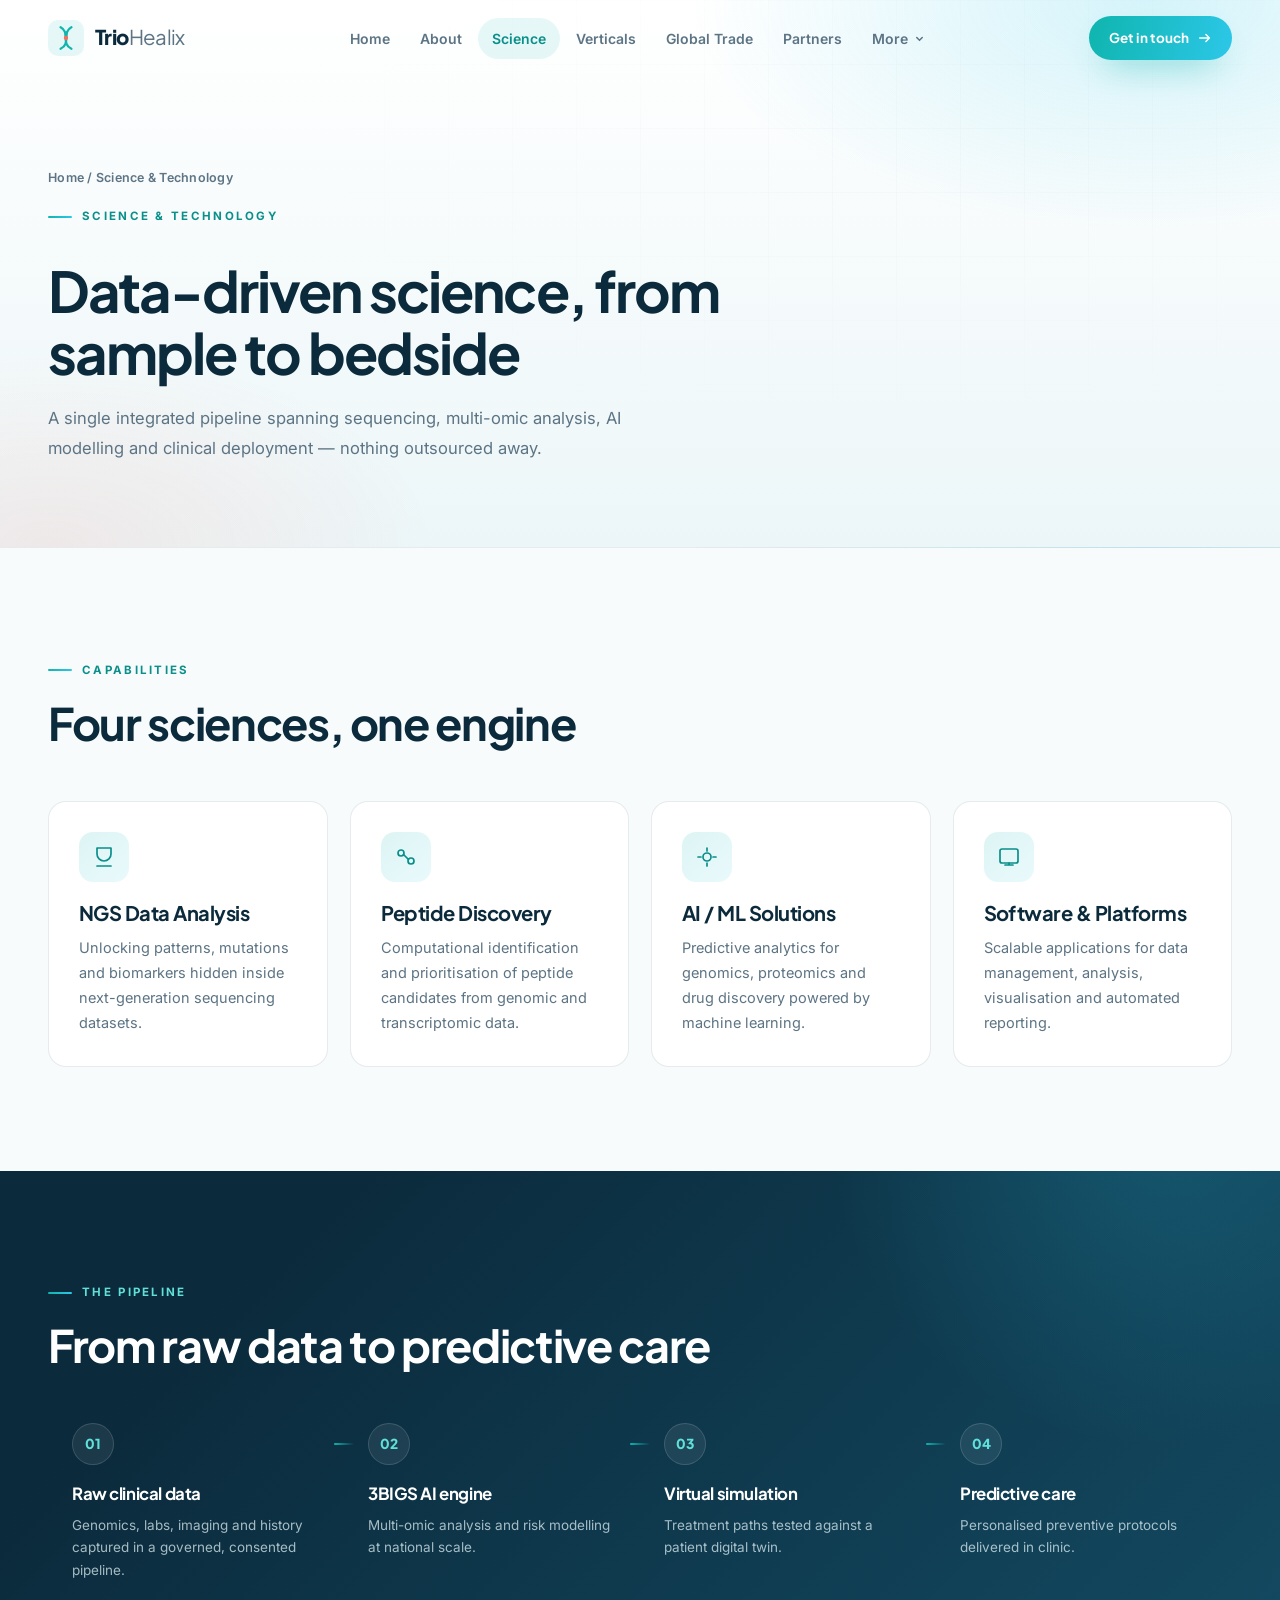
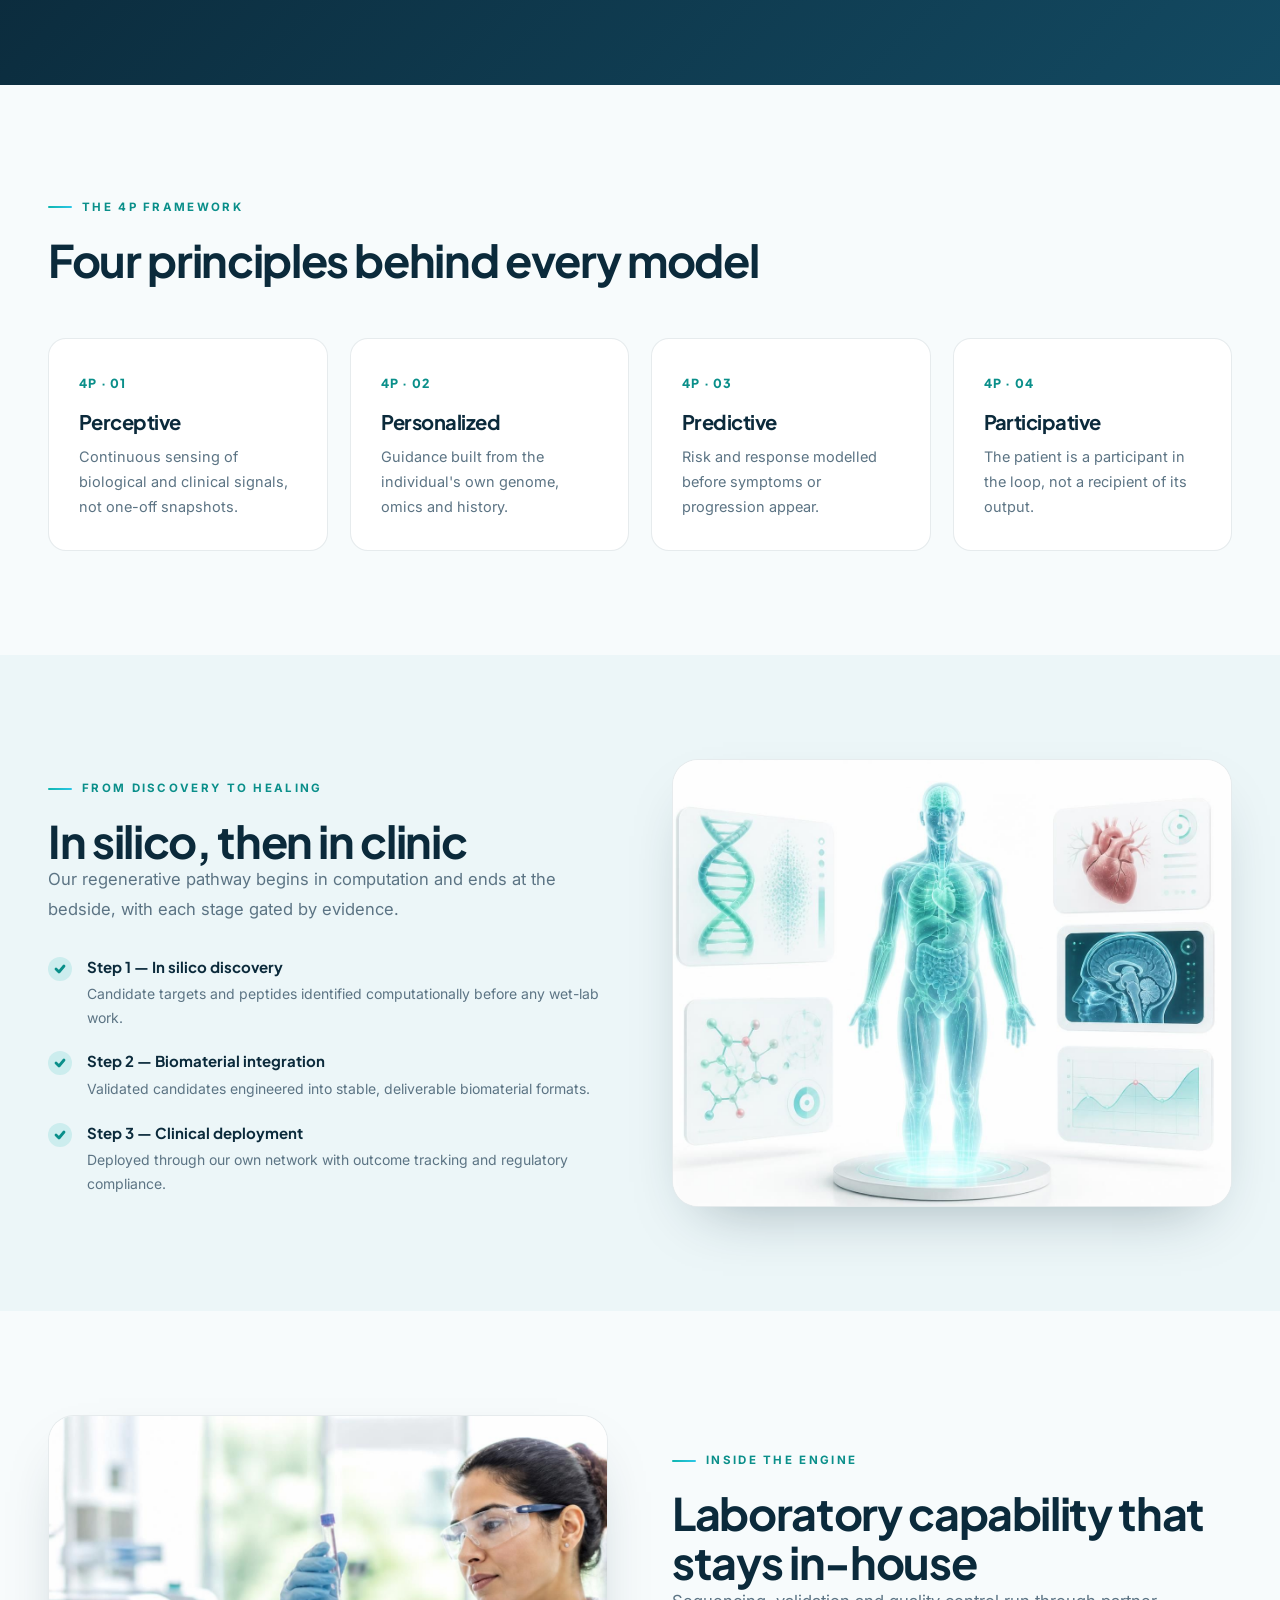
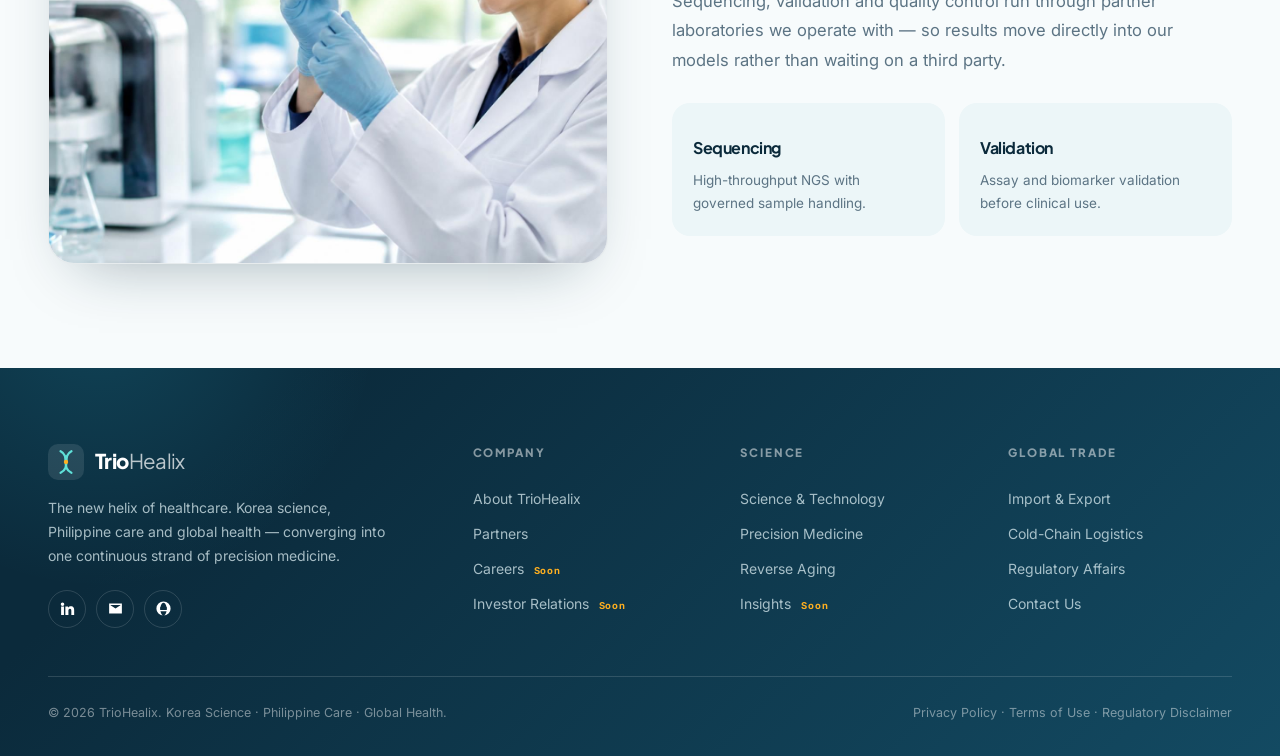
<file: science.html>
<!DOCTYPE html>
<html lang="en">
<head>
<meta charset="UTF-8" />
<meta name="viewport" content="width=device-width, initial-scale=1.0" />
<title>Science & Technology — TrioHealix</title>
<meta name="description" content="A single integrated pipeline spanning sequencing, multi-omic analysis, AI modelling and clinical deployment." />
<meta name="theme-color" content="#0FB5AE" />
<link rel="icon" href="data:image/svg+xml,%3Csvg xmlns='http://www.w3.org/2000/svg' viewBox='0 0 32 32'%3E%3Crect width='32' height='32' rx='8' fill='%230B2A3B'/%3E%3Cpath d='M12 6c8 4 0 12 8 16M20 6c-8 4 0 12-8 16' stroke='%230FB5AE' stroke-width='2.4' fill='none' stroke-linecap='round'/%3E%3Ccircle cx='16' cy='16' r='2' fill='%23FF6B5B'/%3E%3C/svg%3E" />
<link rel="preconnect" href="https://fonts.googleapis.com">
<link rel="preconnect" href="https://fonts.gstatic.com" crossorigin>
<link href="https://fonts.googleapis.com/css2?family=Plus+Jakarta+Sans:wght@400;600;700;800&family=Inter:wght@400;500;600;700&family=Fraunces:ital,opsz,wght@1,9..144,400;1,9..144,500&display=swap" rel="stylesheet">
<link rel="stylesheet" href="css/style.css">
</head>
<body>

<!-- ================= HEADER ================= -->
<header id="hdr">
  <div class="wrap nav">
    <a href="index.html" class="logo" aria-label="TrioHealix home">
      <svg class="mark" viewBox="0 0 40 40" fill="none" aria-hidden="true">
        <rect width="40" height="40" rx="11"/>
        <path d="M14 8c11 5.5 0 18.5 12 24M26 8c-11 5.5 0 18.5-12 24" stroke="#0FB5AE" stroke-width="2.6" stroke-linecap="round"/>
        <circle cx="20" cy="20" r="2.4" fill="#FF6B5B"/>
      </svg>
      <span><b>Trio</b><span>Healix</span></span>
    </a>
    <nav class="nav-links" aria-label="Primary">
      <a href="index.html">Home</a>
      <a href="about.html">About</a>
      <a href="science.html" class="active">Science</a>
      <a href="verticals.html">Verticals</a>
      <a href="trade.html">Global Trade</a>
      <a href="partners.html">Partners</a>
      <div class="drop">
        <a href="#">More
          <svg width="11" height="11" viewBox="0 0 12 12" fill="none" aria-hidden="true"><path d="M3 5l3 3 3-3" stroke="currentColor" stroke-width="1.6" stroke-linecap="round"/></svg>
        </a>
        <div class="drop-menu">
          <a href="insights.html">Insights <small>Soon</small></a>
          <a href="careers.html">Careers <small>Soon</small></a>
          <a href="investors.html">Investor Relations <small>Soon</small></a>
          <a href="contact.html">Contact Us</a>
        </div>
      </div>
    </nav>
    <div class="nav-cta">
      <a href="contact.html" class="btn btn--p">Get in touch
        <svg width="14" height="14" viewBox="0 0 16 16" fill="none" aria-hidden="true"><path d="M2 8h11m0 0L9 4m4 4l-4 4" stroke="currentColor" stroke-width="1.7" stroke-linecap="round" stroke-linejoin="round"/></svg>
      </a>
      <button class="burger" id="burger" aria-label="Open menu" aria-expanded="false" aria-controls="mobile"><span></span><span></span><span></span></button>
    </div>
  </div>
</header>

<!-- mobile menu -->
<div class="mobile" id="mobile">
  <a href="index.html">Home</a>
  <a href="about.html">About</a>
  <a href="science.html">Science &amp; Technology</a>
  <a href="verticals.html">Verticals</a>
  <a href="trade.html">Global Trade &amp; Import / Export</a>
  <a href="partners.html">Partners</a>
  <a href="contact.html">Contact</a>
  <a href="insights.html">Insights<small>Soon</small></a>
  <a href="careers.html">Careers<small>Soon</small></a>
  <a href="investors.html">Investor Relations<small>Soon</small></a>
  <a href="contact.html" class="btn btn--p">Get in touch
    <svg width="14" height="14" viewBox="0 0 16 16" fill="none" aria-hidden="true"><path d="M2 8h11m0 0L9 4m4 4l-4 4" stroke="currentColor" stroke-width="1.7" stroke-linecap="round" stroke-linejoin="round"/></svg>
  </a>
</div>

<main>

<!-- ============================================================ SCIENCE ============================================================ -->
<section class="phero">
  <div class="phero-grid"></div>
  <div class="wrap">
    <div class="crumb"><a href="index.html">Home</a> / Science &amp; Technology</div>
    <span class="eyebrow">Science &amp; Technology</span>
    <h1>Data-driven science, from sample to bedside</h1>
    <p class="lead">A single integrated pipeline spanning sequencing, multi-omic analysis, AI modelling and clinical deployment &mdash; nothing outsourced away.</p>
  </div>
</section>

<section class="sec">
  <div class="wrap">
    <div class="sec-head rv"><span class="eyebrow">Capabilities</span><h2>Four sciences, one engine</h2></div>
    <div class="grid g4">
      <div class="card rv"><div class="ico"><svg viewBox="0 0 24 24" aria-hidden="true"><path d="M5 3v6a7 7 0 0014 0V3M5 3h14M5 21h14"/></svg></div><h3>NGS Data Analysis</h3><p>Unlocking patterns, mutations and biomarkers hidden inside next-generation sequencing datasets.</p></div>
      <div class="card rv"><div class="ico"><svg viewBox="0 0 24 24" aria-hidden="true"><circle cx="7" cy="8" r="3"/><circle cx="17" cy="16" r="3"/><path d="M9.5 9.5l5 5"/></svg></div><h3>Peptide Discovery</h3><p>Computational identification and prioritisation of peptide candidates from genomic and transcriptomic data.</p></div>
      <div class="card rv"><div class="ico"><svg viewBox="0 0 24 24" aria-hidden="true"><path d="M12 3v3m0 12v3M3 12h3m12 0h3"/><circle cx="12" cy="12" r="4"/></svg></div><h3>AI / ML Solutions</h3><p>Predictive analytics for genomics, proteomics and drug discovery powered by machine learning.</p></div>
      <div class="card rv"><div class="ico"><svg viewBox="0 0 24 24" aria-hidden="true"><rect x="3" y="4" width="18" height="14" rx="2"/><path d="M8 20h8M12 18v2"/></svg></div><h3>Software &amp; Platforms</h3><p>Scalable applications for data management, analysis, visualisation and automated reporting.</p></div>
    </div>
  </div>
</section>

<section class="sec sec--dark">
  <div class="wrap">
    <div class="sec-head rv"><span class="eyebrow">The Pipeline</span><h2>From raw data to predictive care</h2></div>
    <div class="pipe">
      <div class="pipe-step rv"><div class="pipe-dot">01</div><h4>Raw clinical data</h4><p>Genomics, labs, imaging and history captured in a governed, consented pipeline.</p></div>
      <div class="pipe-step rv"><div class="pipe-dot">02</div><h4>3BIGS AI engine</h4><p>Multi-omic analysis and risk modelling at national scale.</p></div>
      <div class="pipe-step rv"><div class="pipe-dot">03</div><h4>Virtual simulation</h4><p>Treatment paths tested against a patient digital twin.</p></div>
      <div class="pipe-step rv"><div class="pipe-dot">04</div><h4>Predictive care</h4><p>Personalised preventive protocols delivered in clinic.</p></div>
    </div>
  </div>
</section>

<section class="sec">
  <div class="wrap">
    <div class="sec-head rv"><span class="eyebrow">The 4P Framework</span><h2>Four principles behind every model</h2></div>
    <div class="grid g4">
      <div class="card rv"><span class="num">4P &middot; 01</span><h3>Perceptive</h3><p>Continuous sensing of biological and clinical signals, not one-off snapshots.</p></div>
      <div class="card rv"><span class="num">4P &middot; 02</span><h3>Personalized</h3><p>Guidance built from the individual's own genome, omics and history.</p></div>
      <div class="card rv"><span class="num">4P &middot; 03</span><h3>Predictive</h3><p>Risk and response modelled before symptoms or progression appear.</p></div>
      <div class="card rv"><span class="num">4P &middot; 04</span><h3>Participative</h3><p>The patient is a participant in the loop, not a recipient of its output.</p></div>
    </div>
  </div>
</section>

<section class="sec sec--soft">
  <div class="wrap">
    <div class="split rev">
      <div class="split-media rv"><img src="img/digital-twin.jpg" alt="Bright medical digital twin visualisation"></div>
      <div class="rv">
        <span class="eyebrow">From Discovery to Healing</span>
        <h2>In silico, then in clinic</h2>
        <p class="lead">Our regenerative pathway begins in computation and ends at the bedside, with each stage gated by evidence.</p>
        <ul class="flist">
          <li><span class="tick"><svg viewBox="0 0 12 12" aria-hidden="true"><path d="M2 6l3 3 5-6"/></svg></span><div><b>Step 1 &mdash; In silico discovery</b><p>Candidate targets and peptides identified computationally before any wet-lab work.</p></div></li>
          <li><span class="tick"><svg viewBox="0 0 12 12" aria-hidden="true"><path d="M2 6l3 3 5-6"/></svg></span><div><b>Step 2 &mdash; Biomaterial integration</b><p>Validated candidates engineered into stable, deliverable biomaterial formats.</p></div></li>
          <li><span class="tick"><svg viewBox="0 0 12 12" aria-hidden="true"><path d="M2 6l3 3 5-6"/></svg></span><div><b>Step 3 &mdash; Clinical deployment</b><p>Deployed through our own network with outcome tracking and regulatory compliance.</p></div></li>
        </ul>
      </div>
    </div>
  </div>
</section>

<section class="sec">
  <div class="wrap">
    <div class="split">
      <div class="split-media rv"><img src="img/lab-science.jpg" alt="Bright biotech laboratory with sequencing equipment"></div>
      <div class="rv">
        <span class="eyebrow">Inside the Engine</span>
        <h2>Laboratory capability that stays in-house</h2>
        <p class="lead">Sequencing, validation and quality control run through partner laboratories we operate with &mdash; so results move directly into our models rather than waiting on a third party.</p>
        <div class="grid g2" style="margin-top:28px;gap:14px">
          <div class="card card--soft" style="padding:20px"><h3 style="font-size:1rem">Sequencing</h3><p style="font-size:13.5px">High-throughput NGS with governed sample handling.</p></div>
          <div class="card card--soft" style="padding:20px"><h3 style="font-size:1rem">Validation</h3><p style="font-size:13.5px">Assay and biomarker validation before clinical use.</p></div>
        </div>
      </div>
    </div>
  </div>
</section>

</main>

<!-- ================= FOOTER ================= -->
<footer>
  <div class="wrap">
    <div class="f-grid">
      <div class="f-brand">
        <a href="index.html" class="logo" aria-label="TrioHealix home">
          <svg class="mark" viewBox="0 0 40 40" fill="none" aria-hidden="true">
            <rect width="40" height="40" rx="11"/>
            <path d="M14 8c11 5.5 0 18.5 12 24M26 8c-11 5.5 0 18.5-12 24" stroke="#5FE0D8" stroke-width="2.6" stroke-linecap="round"/>
            <circle cx="20" cy="20" r="2.4" fill="#FFB020"/>
          </svg>
          <span><b>Trio</b><span>Healix</span></span>
        </a>
        <p>The new helix of healthcare. Korea science, Philippine care and global health &mdash; converging into one continuous strand of precision medicine.</p>
        <div class="f-social">
          <a href="contact.html" aria-label="LinkedIn"><svg viewBox="0 0 24 24" aria-hidden="true"><path d="M4.98 3.5a2.5 2.5 0 100 5 2.5 2.5 0 000-5zM3 9h4v12H3zM9 9h3.8v1.7h.05c.53-.95 1.83-1.95 3.77-1.95 4.03 0 4.78 2.5 4.78 5.75V21h-4v-5.6c0-1.34-.03-3.06-1.9-3.06-1.9 0-2.2 1.45-2.2 2.96V21H9z"/></svg></a>
          <a href="contact.html" aria-label="Email"><svg viewBox="0 0 24 24" aria-hidden="true"><path d="M3 5h18v14H3zm2 2v.5l7 4.5 7-4.5V7z"/></svg></a>
          <a href="contact.html" aria-label="Website"><svg viewBox="0 0 24 24" aria-hidden="true"><path d="M12 2a10 10 0 100 20 10 10 0 000-20zm0 2c1.6 0 3.6 2.2 4.3 6H7.7C8.4 6.2 10.4 4 12 4zM7.2 12c0-.7.06-1.4.16-2h9.28c.1.6.16 1.3.16 2s-.06 1.4-.16 2H7.36c-.1-.6-.16-1.3-.16-2zm.5 4h8.6c-.7 3.8-2.7 6-4.3 6s-3.6-2.2-4.3-6z"/></svg></a>
        </div>
      </div>
      <div class="f-col">
        <h5>Company</h5>
        <a href="about.html">About TrioHealix</a>
        <a href="partners.html">Partners</a>
        <a href="careers.html">Careers <small>Soon</small></a>
        <a href="investors.html">Investor Relations <small>Soon</small></a>
      </div>
      <div class="f-col">
        <h5>Science</h5>
        <a href="science.html">Science &amp; Technology</a>
        <a href="verticals.html">Precision Medicine</a>
        <a href="verticals.html">Reverse Aging</a>
        <a href="insights.html">Insights <small>Soon</small></a>
      </div>
      <div class="f-col">
        <h5>Global Trade</h5>
        <a href="trade.html">Import &amp; Export</a>
        <a href="trade.html">Cold-Chain Logistics</a>
        <a href="trade.html">Regulatory Affairs</a>
        <a href="contact.html">Contact Us</a>
      </div>
    </div>
    <div class="f-bottom">
      <p>&copy; <span id="yr"></span> TrioHealix. Korea Science &middot; Philippine Care &middot; Global Health.</p>
      <p>Privacy Policy &middot; Terms of Use &middot; Regulatory Disclaimer</p>
    </div>
  </div>
</footer>

<script src="js/main.js"></script>
</body>
</html>
</file>
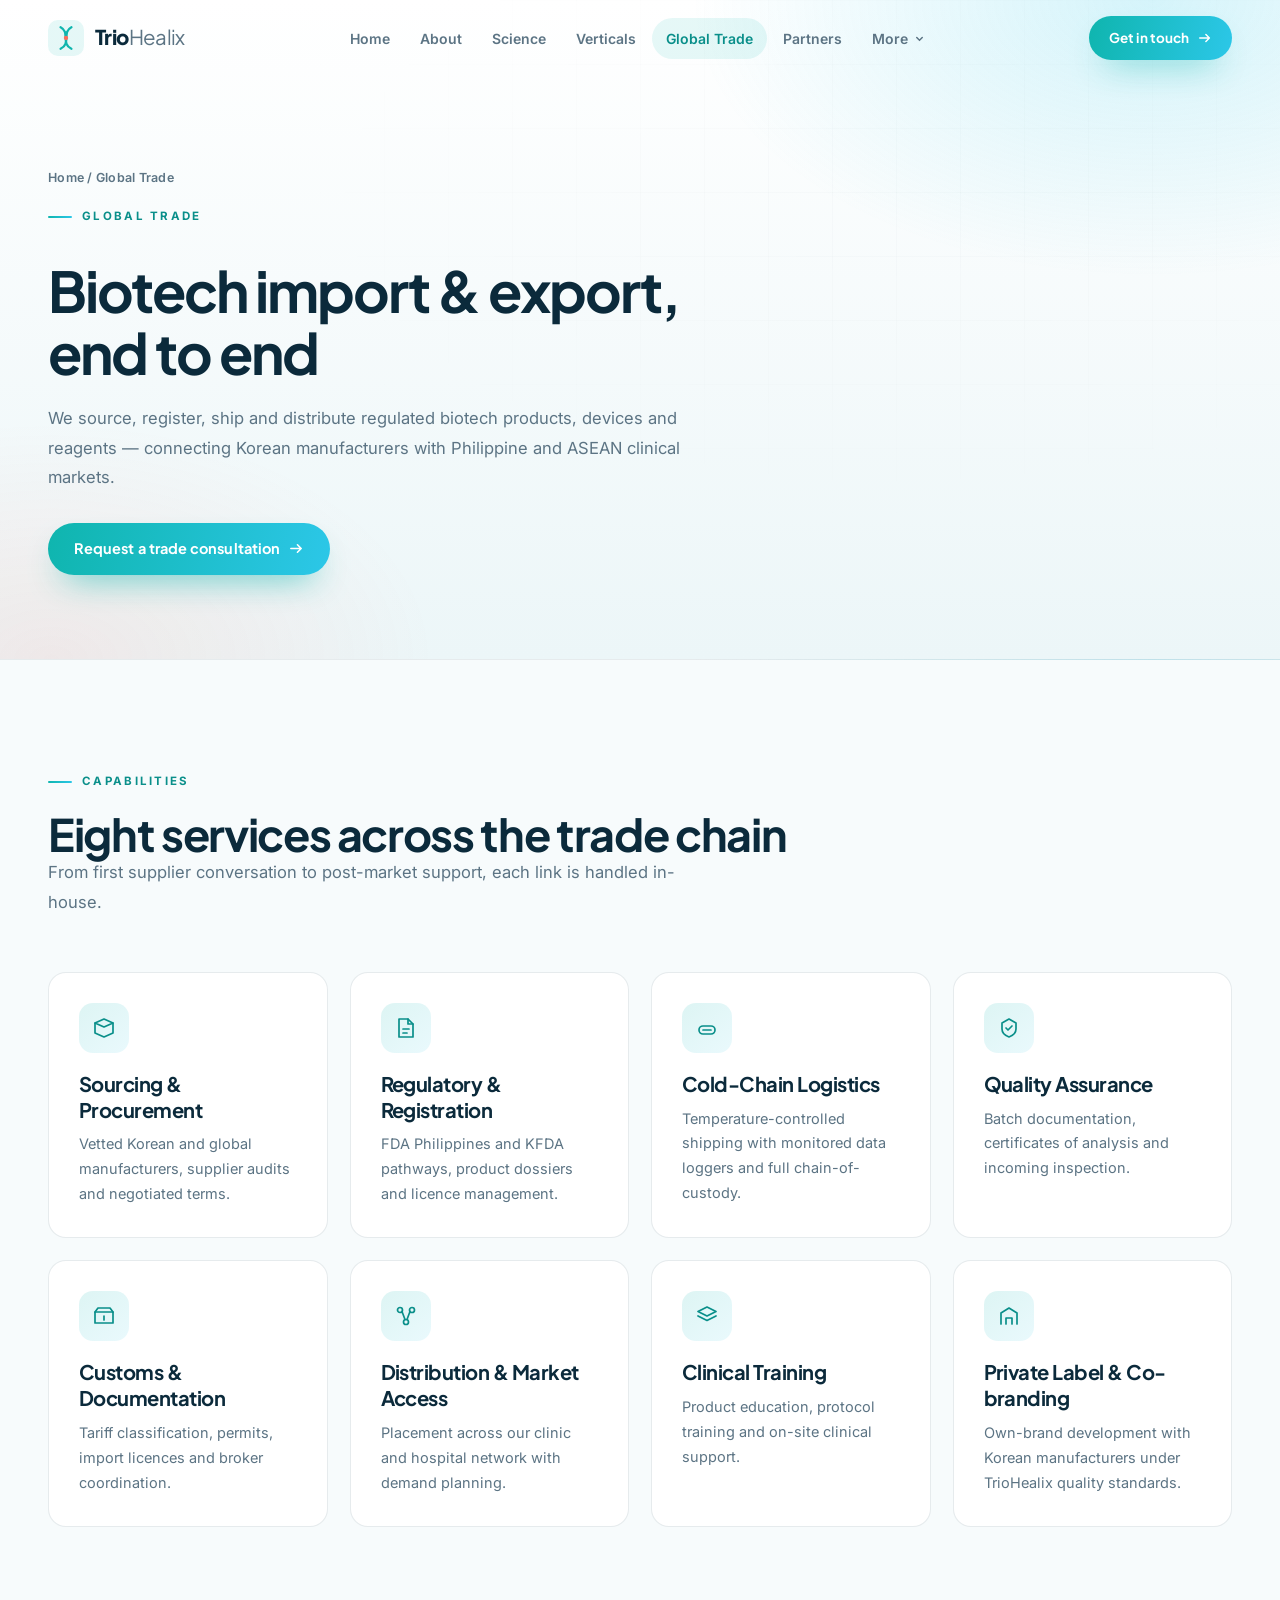
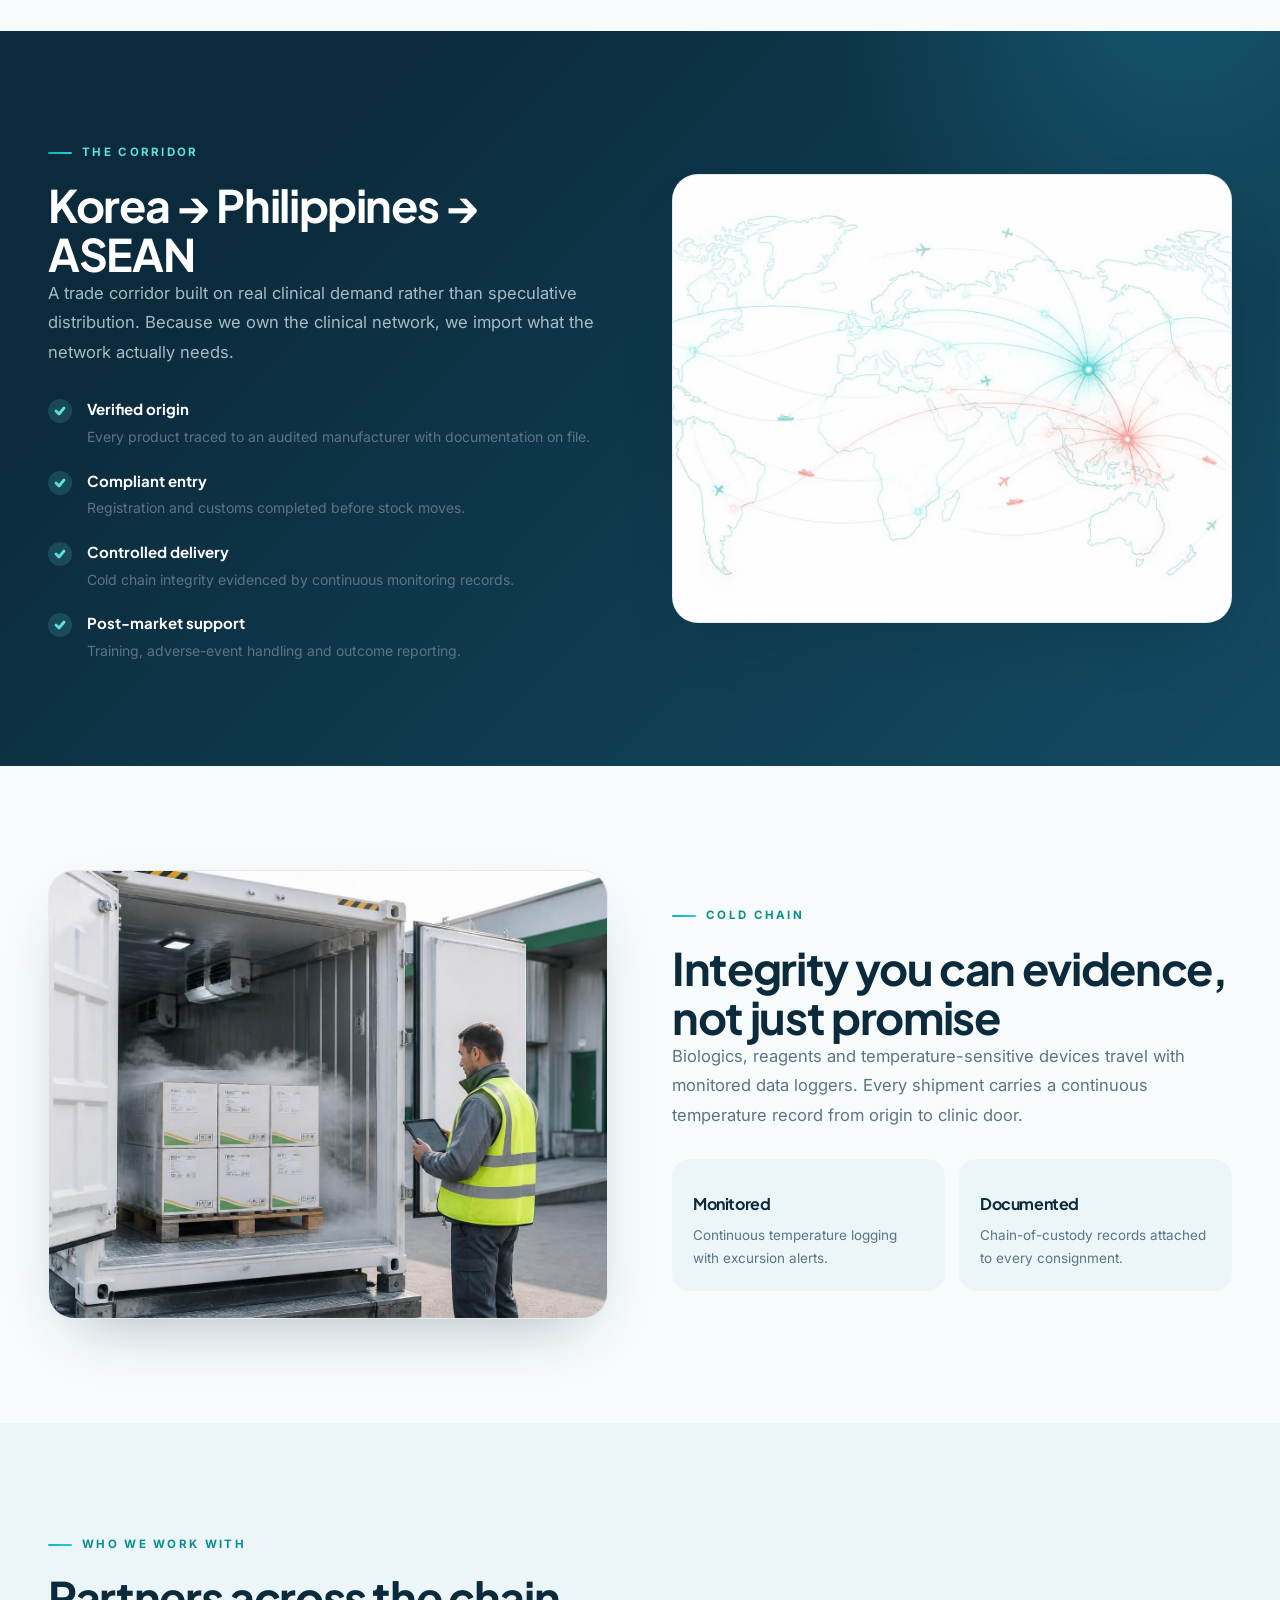
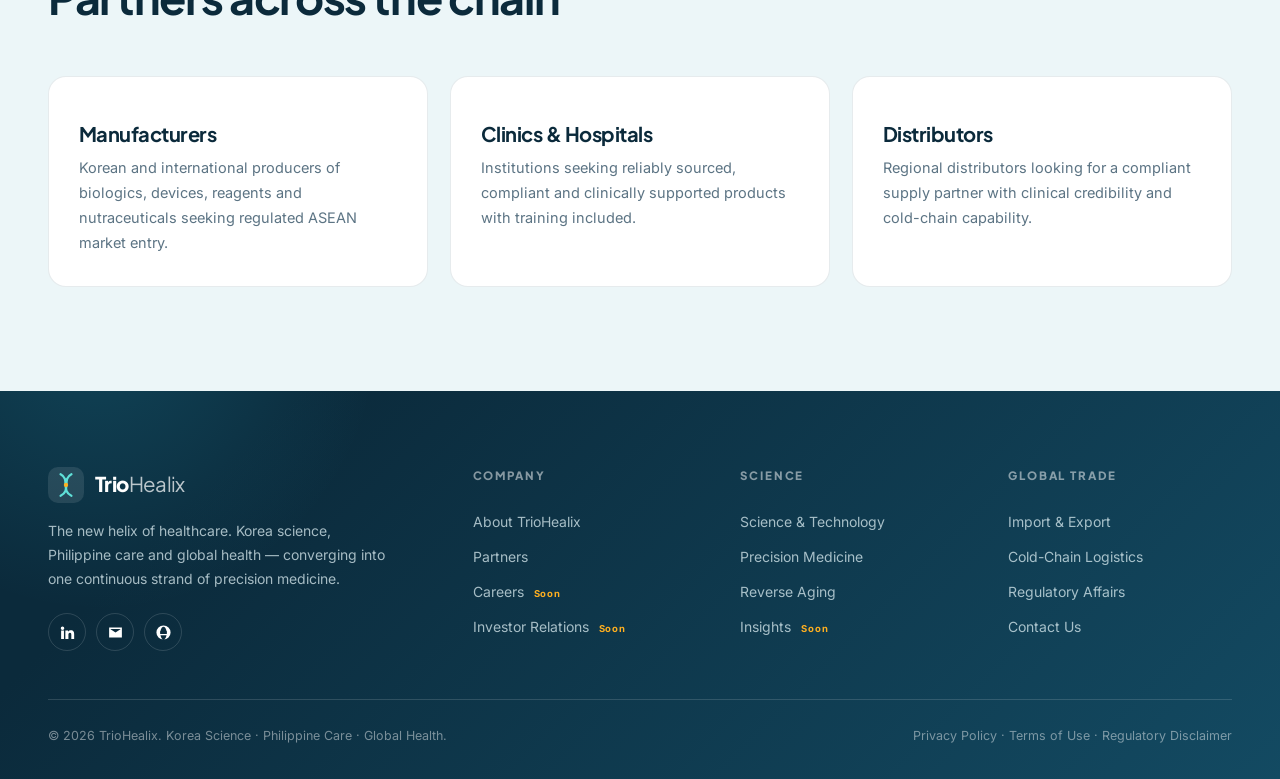
<file: trade.html>
<!DOCTYPE html>
<html lang="en">
<head>
<meta charset="UTF-8" />
<meta name="viewport" content="width=device-width, initial-scale=1.0" />
<title>Global Trade — Biotech Import & Export | TrioHealix</title>
<meta name="description" content="TrioHealix sources, registers, ships and distributes regulated biotech products, devices and reagents across Korea, the Philippines and ASEAN." />
<meta name="theme-color" content="#0FB5AE" />
<link rel="icon" href="data:image/svg+xml,%3Csvg xmlns='http://www.w3.org/2000/svg' viewBox='0 0 32 32'%3E%3Crect width='32' height='32' rx='8' fill='%230B2A3B'/%3E%3Cpath d='M12 6c8 4 0 12 8 16M20 6c-8 4 0 12-8 16' stroke='%230FB5AE' stroke-width='2.4' fill='none' stroke-linecap='round'/%3E%3Ccircle cx='16' cy='16' r='2' fill='%23FF6B5B'/%3E%3C/svg%3E" />
<link rel="preconnect" href="https://fonts.googleapis.com">
<link rel="preconnect" href="https://fonts.gstatic.com" crossorigin>
<link href="https://fonts.googleapis.com/css2?family=Plus+Jakarta+Sans:wght@400;600;700;800&family=Inter:wght@400;500;600;700&family=Fraunces:ital,opsz,wght@1,9..144,400;1,9..144,500&display=swap" rel="stylesheet">
<link rel="stylesheet" href="css/style.css">
</head>
<body>

<!-- ================= HEADER ================= -->
<header id="hdr">
  <div class="wrap nav">
    <a href="index.html" class="logo" aria-label="TrioHealix home">
      <svg class="mark" viewBox="0 0 40 40" fill="none" aria-hidden="true">
        <rect width="40" height="40" rx="11"/>
        <path d="M14 8c11 5.5 0 18.5 12 24M26 8c-11 5.5 0 18.5-12 24" stroke="#0FB5AE" stroke-width="2.6" stroke-linecap="round"/>
        <circle cx="20" cy="20" r="2.4" fill="#FF6B5B"/>
      </svg>
      <span><b>Trio</b><span>Healix</span></span>
    </a>
    <nav class="nav-links" aria-label="Primary">
      <a href="index.html">Home</a>
      <a href="about.html">About</a>
      <a href="science.html">Science</a>
      <a href="verticals.html">Verticals</a>
      <a href="trade.html" class="active">Global Trade</a>
      <a href="partners.html">Partners</a>
      <div class="drop">
        <a href="#">More
          <svg width="11" height="11" viewBox="0 0 12 12" fill="none" aria-hidden="true"><path d="M3 5l3 3 3-3" stroke="currentColor" stroke-width="1.6" stroke-linecap="round"/></svg>
        </a>
        <div class="drop-menu">
          <a href="insights.html">Insights <small>Soon</small></a>
          <a href="careers.html">Careers <small>Soon</small></a>
          <a href="investors.html">Investor Relations <small>Soon</small></a>
          <a href="contact.html">Contact Us</a>
        </div>
      </div>
    </nav>
    <div class="nav-cta">
      <a href="contact.html" class="btn btn--p">Get in touch
        <svg width="14" height="14" viewBox="0 0 16 16" fill="none" aria-hidden="true"><path d="M2 8h11m0 0L9 4m4 4l-4 4" stroke="currentColor" stroke-width="1.7" stroke-linecap="round" stroke-linejoin="round"/></svg>
      </a>
      <button class="burger" id="burger" aria-label="Open menu" aria-expanded="false" aria-controls="mobile"><span></span><span></span><span></span></button>
    </div>
  </div>
</header>

<!-- mobile menu -->
<div class="mobile" id="mobile">
  <a href="index.html">Home</a>
  <a href="about.html">About</a>
  <a href="science.html">Science &amp; Technology</a>
  <a href="verticals.html">Verticals</a>
  <a href="trade.html">Global Trade &amp; Import / Export</a>
  <a href="partners.html">Partners</a>
  <a href="contact.html">Contact</a>
  <a href="insights.html">Insights<small>Soon</small></a>
  <a href="careers.html">Careers<small>Soon</small></a>
  <a href="investors.html">Investor Relations<small>Soon</small></a>
  <a href="contact.html" class="btn btn--p">Get in touch
    <svg width="14" height="14" viewBox="0 0 16 16" fill="none" aria-hidden="true"><path d="M2 8h11m0 0L9 4m4 4l-4 4" stroke="currentColor" stroke-width="1.7" stroke-linecap="round" stroke-linejoin="round"/></svg>
  </a>
</div>

<main>

<!-- ============================================================ TRADE ============================================================ -->
<section class="phero">
  <div class="phero-grid"></div>
  <div class="wrap">
    <div class="crumb"><a href="index.html">Home</a> / Global Trade</div>
    <span class="eyebrow">Global Trade</span>
    <h1>Biotech import &amp; export, end to end</h1>
    <p class="lead">We source, register, ship and distribute regulated biotech products, devices and reagents &mdash; connecting Korean manufacturers with Philippine and ASEAN clinical markets.</p>
    <div class="hero-actions" style="margin-top:30px">
      <a href="contact.html" class="btn btn--p">Request a trade consultation <svg width="15" height="15" viewBox="0 0 16 16" fill="none" aria-hidden="true"><path d="M2 8h11m0 0L9 4m4 4l-4 4" stroke="currentColor" stroke-width="1.7" stroke-linecap="round" stroke-linejoin="round"/></svg></a>
    </div>
  </div>
</section>

<section class="sec">
  <div class="wrap">
    <div class="sec-head rv"><span class="eyebrow">Capabilities</span><h2>Eight services across the trade chain</h2><p class="lead">From first supplier conversation to post-market support, each link is handled in-house.</p></div>
    <div class="grid g4">
      <div class="card rv"><div class="ico"><svg viewBox="0 0 24 24" aria-hidden="true"><path d="M3 7l9-4 9 4-9 4-9-4z"/><path d="M3 7v10l9 4 9-4V7"/></svg></div><h3>Sourcing &amp; Procurement</h3><p>Vetted Korean and global manufacturers, supplier audits and negotiated terms.</p></div>
      <div class="card rv"><div class="ico"><svg viewBox="0 0 24 24" aria-hidden="true"><path d="M5 3h9l5 5v13H5z"/><path d="M14 3v5h5M9 13h6M9 17h4"/></svg></div><h3>Regulatory &amp; Registration</h3><p>FDA Philippines and KFDA pathways, product dossiers and licence management.</p></div>
      <div class="card rv"><div class="ico"><svg viewBox="0 0 24 24" aria-hidden="true"><path d="M4 14a4 4 0 014-4h8a4 4 0 010 8H8a4 4 0 01-4-4z"/><path d="M8 14h8"/></svg></div><h3>Cold-Chain Logistics</h3><p>Temperature-controlled shipping with monitored data loggers and full chain-of-custody.</p></div>
      <div class="card rv"><div class="ico"><svg viewBox="0 0 24 24" aria-hidden="true"><path d="M12 3l7 4v6c0 4-3 6.5-7 8-4-1.5-7-4-7-8V7l7-4z"/><path d="M9 12l2 2 4-4"/></svg></div><h3>Quality Assurance</h3><p>Batch documentation, certificates of analysis and incoming inspection.</p></div>
      <div class="card rv"><div class="ico"><svg viewBox="0 0 24 24" aria-hidden="true"><path d="M3 8h18v11H3z"/><path d="M3 8l3-4h12l3 4M12 12v4"/></svg></div><h3>Customs &amp; Documentation</h3><p>Tariff classification, permits, import licences and broker coordination.</p></div>
      <div class="card rv"><div class="ico"><svg viewBox="0 0 24 24" aria-hidden="true"><circle cx="6" cy="6" r="2.5"/><circle cx="18" cy="6" r="2.5"/><circle cx="12" cy="18" r="2.5"/><path d="M8 7.5l3 8M16 7.5l-3 8"/></svg></div><h3>Distribution &amp; Market Access</h3><p>Placement across our clinic and hospital network with demand planning.</p></div>
      <div class="card rv"><div class="ico"><svg viewBox="0 0 24 24" aria-hidden="true"><path d="M12 3l9 4.5-9 4.5-9-4.5L12 3z"/><path d="M3 12l9 4.5 9-4.5"/></svg></div><h3>Clinical Training</h3><p>Product education, protocol training and on-site clinical support.</p></div>
      <div class="card rv"><div class="ico"><svg viewBox="0 0 24 24" aria-hidden="true"><path d="M4 20V9l8-5 8 5v11"/><path d="M9 20v-6h6v6"/></svg></div><h3>Private Label &amp; Co-branding</h3><p>Own-brand development with Korean manufacturers under TrioHealix quality standards.</p></div>
    </div>
  </div>
</section>

<section class="sec sec--dark">
  <div class="wrap">
    <div class="split rev">
      <div class="split-media rv"><img src="img/global-bridge.jpg" alt="Bright world map with glowing trade routes between Korea and the Philippines"></div>
      <div class="rv">
        <span class="eyebrow">The Corridor</span>
        <h2>Korea &rarr; Philippines &rarr; ASEAN</h2>
        <p class="lead">A trade corridor built on real clinical demand rather than speculative distribution. Because we own the clinical network, we import what the network actually needs.</p>
        <ul class="flist">
          <li><span class="tick"><svg viewBox="0 0 12 12" aria-hidden="true"><path d="M2 6l3 3 5-6"/></svg></span><div><b>Verified origin</b><p>Every product traced to an audited manufacturer with documentation on file.</p></div></li>
          <li><span class="tick"><svg viewBox="0 0 12 12" aria-hidden="true"><path d="M2 6l3 3 5-6"/></svg></span><div><b>Compliant entry</b><p>Registration and customs completed before stock moves.</p></div></li>
          <li><span class="tick"><svg viewBox="0 0 12 12" aria-hidden="true"><path d="M2 6l3 3 5-6"/></svg></span><div><b>Controlled delivery</b><p>Cold chain integrity evidenced by continuous monitoring records.</p></div></li>
          <li><span class="tick"><svg viewBox="0 0 12 12" aria-hidden="true"><path d="M2 6l3 3 5-6"/></svg></span><div><b>Post-market support</b><p>Training, adverse-event handling and outcome reporting.</p></div></li>
        </ul>
      </div>
    </div>
  </div>
</section>

<section class="sec">
  <div class="wrap">
    <div class="split">
      <div class="split-media rv"><img src="img/cold-chain.jpg" alt="Cold-chain container being loaded with temperature-controlled pharmaceutical cargo"></div>
      <div class="rv">
        <span class="eyebrow">Cold Chain</span>
        <h2>Integrity you can evidence, not just promise</h2>
        <p class="lead">Biologics, reagents and temperature-sensitive devices travel with monitored data loggers. Every shipment carries a continuous temperature record from origin to clinic door.</p>
        <div class="grid g2" style="margin-top:28px;gap:14px">
          <div class="card card--soft" style="padding:20px"><h3 style="font-size:1rem">Monitored</h3><p style="font-size:13.5px">Continuous temperature logging with excursion alerts.</p></div>
          <div class="card card--soft" style="padding:20px"><h3 style="font-size:1rem">Documented</h3><p style="font-size:13.5px">Chain-of-custody records attached to every consignment.</p></div>
        </div>
      </div>
    </div>
  </div>
</section>

<section class="sec sec--soft">
  <div class="wrap">
    <div class="sec-head rv"><span class="eyebrow">Who We Work With</span><h2>Partners across the chain</h2></div>
    <div class="grid g3">
      <div class="card rv"><h3>Manufacturers</h3><p>Korean and international producers of biologics, devices, reagents and nutraceuticals seeking regulated ASEAN market entry.</p></div>
      <div class="card rv"><h3>Clinics &amp; Hospitals</h3><p>Institutions seeking reliably sourced, compliant and clinically supported products with training included.</p></div>
      <div class="card rv"><h3>Distributors</h3><p>Regional distributors looking for a compliant supply partner with clinical credibility and cold-chain capability.</p></div>
    </div>
  </div>
</section>

</main>

<!-- ================= FOOTER ================= -->
<footer>
  <div class="wrap">
    <div class="f-grid">
      <div class="f-brand">
        <a href="index.html" class="logo" aria-label="TrioHealix home">
          <svg class="mark" viewBox="0 0 40 40" fill="none" aria-hidden="true">
            <rect width="40" height="40" rx="11"/>
            <path d="M14 8c11 5.5 0 18.5 12 24M26 8c-11 5.5 0 18.5-12 24" stroke="#5FE0D8" stroke-width="2.6" stroke-linecap="round"/>
            <circle cx="20" cy="20" r="2.4" fill="#FFB020"/>
          </svg>
          <span><b>Trio</b><span>Healix</span></span>
        </a>
        <p>The new helix of healthcare. Korea science, Philippine care and global health &mdash; converging into one continuous strand of precision medicine.</p>
        <div class="f-social">
          <a href="contact.html" aria-label="LinkedIn"><svg viewBox="0 0 24 24" aria-hidden="true"><path d="M4.98 3.5a2.5 2.5 0 100 5 2.5 2.5 0 000-5zM3 9h4v12H3zM9 9h3.8v1.7h.05c.53-.95 1.83-1.95 3.77-1.95 4.03 0 4.78 2.5 4.78 5.75V21h-4v-5.6c0-1.34-.03-3.06-1.9-3.06-1.9 0-2.2 1.45-2.2 2.96V21H9z"/></svg></a>
          <a href="contact.html" aria-label="Email"><svg viewBox="0 0 24 24" aria-hidden="true"><path d="M3 5h18v14H3zm2 2v.5l7 4.5 7-4.5V7z"/></svg></a>
          <a href="contact.html" aria-label="Website"><svg viewBox="0 0 24 24" aria-hidden="true"><path d="M12 2a10 10 0 100 20 10 10 0 000-20zm0 2c1.6 0 3.6 2.2 4.3 6H7.7C8.4 6.2 10.4 4 12 4zM7.2 12c0-.7.06-1.4.16-2h9.28c.1.6.16 1.3.16 2s-.06 1.4-.16 2H7.36c-.1-.6-.16-1.3-.16-2zm.5 4h8.6c-.7 3.8-2.7 6-4.3 6s-3.6-2.2-4.3-6z"/></svg></a>
        </div>
      </div>
      <div class="f-col">
        <h5>Company</h5>
        <a href="about.html">About TrioHealix</a>
        <a href="partners.html">Partners</a>
        <a href="careers.html">Careers <small>Soon</small></a>
        <a href="investors.html">Investor Relations <small>Soon</small></a>
      </div>
      <div class="f-col">
        <h5>Science</h5>
        <a href="science.html">Science &amp; Technology</a>
        <a href="verticals.html">Precision Medicine</a>
        <a href="verticals.html">Reverse Aging</a>
        <a href="insights.html">Insights <small>Soon</small></a>
      </div>
      <div class="f-col">
        <h5>Global Trade</h5>
        <a href="trade.html">Import &amp; Export</a>
        <a href="trade.html">Cold-Chain Logistics</a>
        <a href="trade.html">Regulatory Affairs</a>
        <a href="contact.html">Contact Us</a>
      </div>
    </div>
    <div class="f-bottom">
      <p>&copy; <span id="yr"></span> TrioHealix. Korea Science &middot; Philippine Care &middot; Global Health.</p>
      <p>Privacy Policy &middot; Terms of Use &middot; Regulatory Disclaimer</p>
    </div>
  </div>
</footer>

<script src="js/main.js"></script>
</body>
</html>
</file>
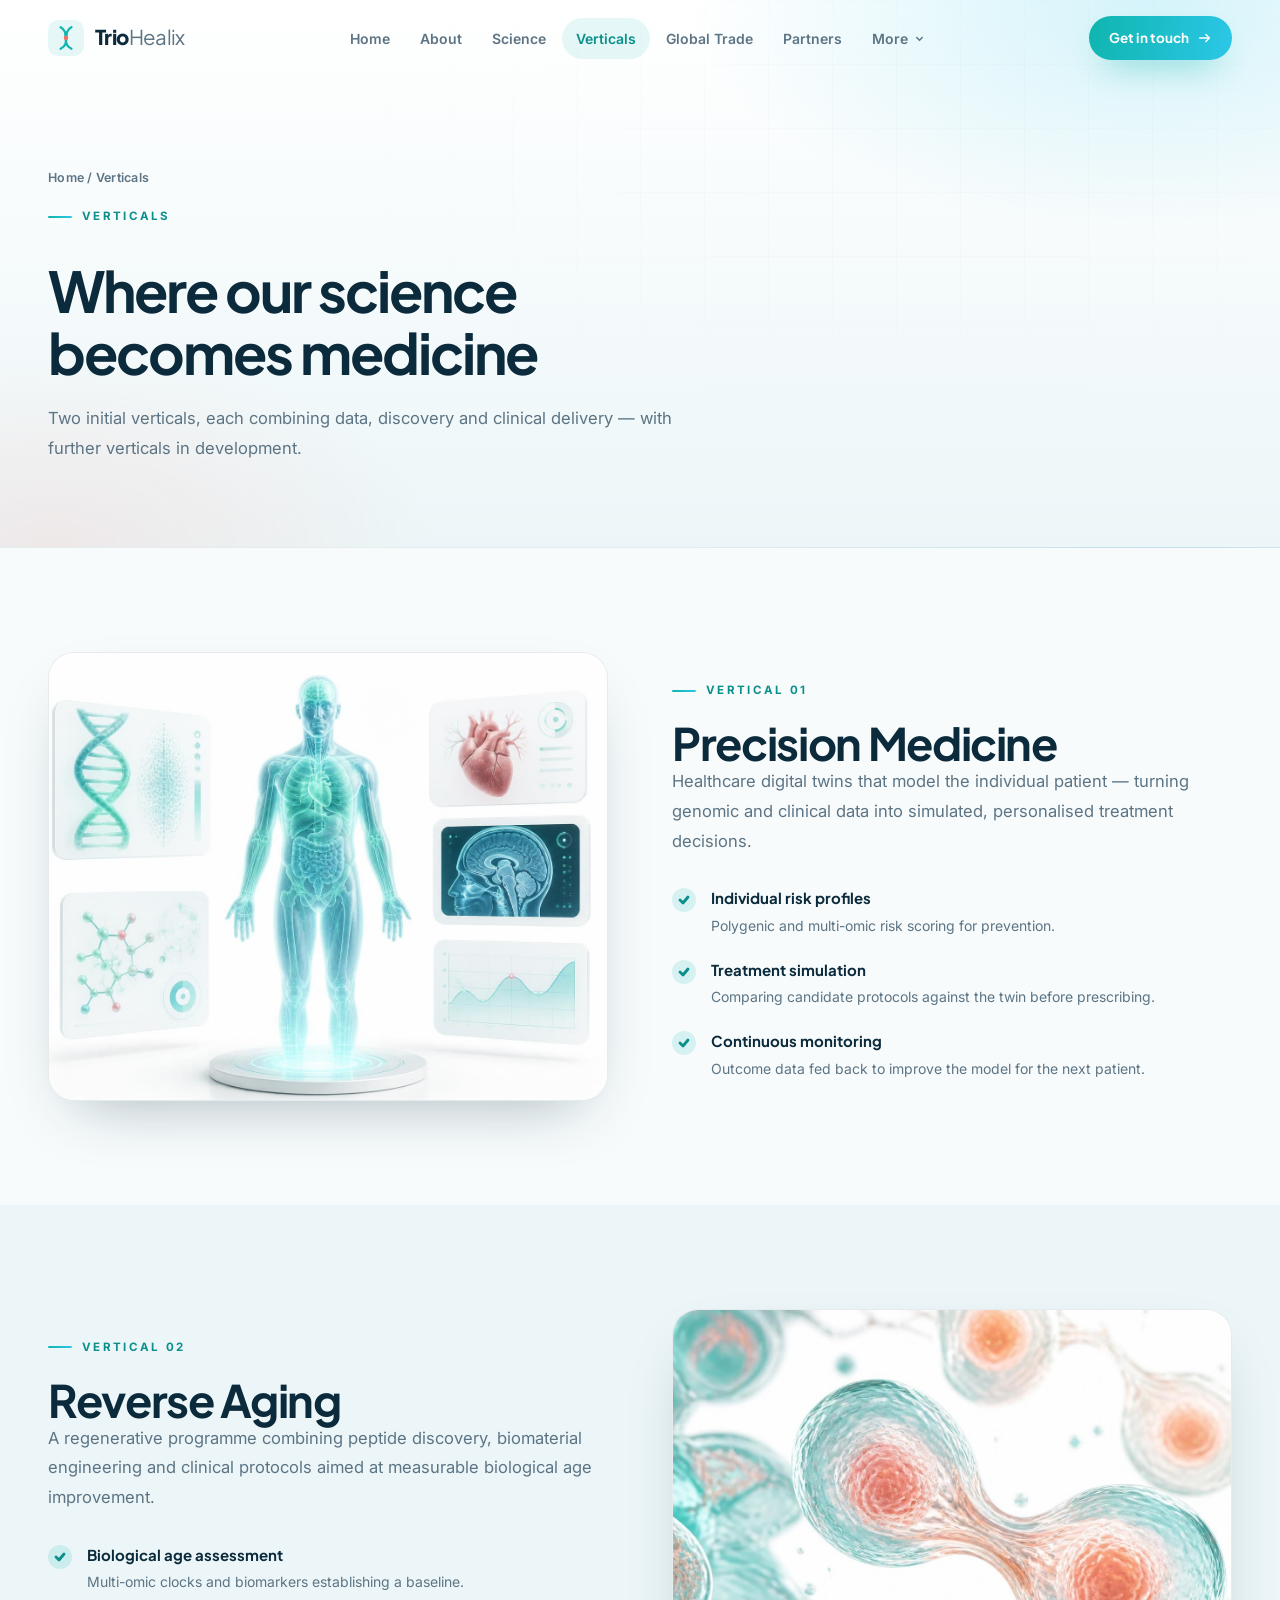
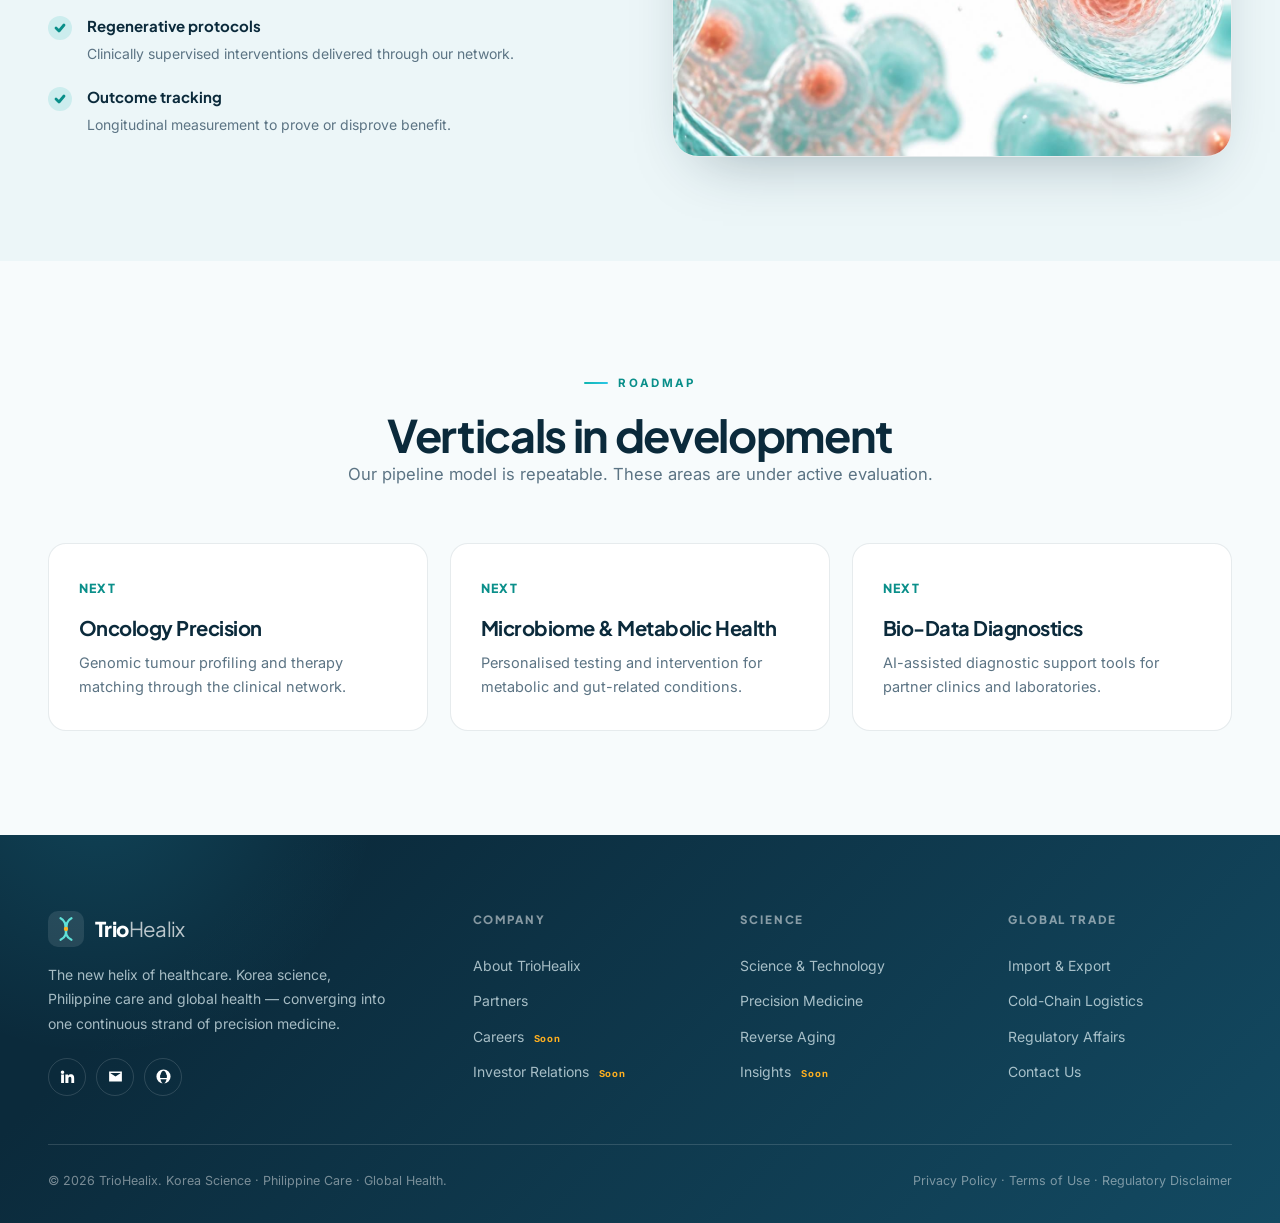
<file: verticals.html>
<!DOCTYPE html>
<html lang="en">
<head>
<meta charset="UTF-8" />
<meta name="viewport" content="width=device-width, initial-scale=1.0" />
<title>Verticals — TrioHealix</title>
<meta name="description" content="Precision medicine and reverse aging verticals combining data, discovery and clinical delivery." />
<meta name="theme-color" content="#0FB5AE" />
<link rel="icon" href="data:image/svg+xml,%3Csvg xmlns='http://www.w3.org/2000/svg' viewBox='0 0 32 32'%3E%3Crect width='32' height='32' rx='8' fill='%230B2A3B'/%3E%3Cpath d='M12 6c8 4 0 12 8 16M20 6c-8 4 0 12-8 16' stroke='%230FB5AE' stroke-width='2.4' fill='none' stroke-linecap='round'/%3E%3Ccircle cx='16' cy='16' r='2' fill='%23FF6B5B'/%3E%3C/svg%3E" />
<link rel="preconnect" href="https://fonts.googleapis.com">
<link rel="preconnect" href="https://fonts.gstatic.com" crossorigin>
<link href="https://fonts.googleapis.com/css2?family=Plus+Jakarta+Sans:wght@400;600;700;800&family=Inter:wght@400;500;600;700&family=Fraunces:ital,opsz,wght@1,9..144,400;1,9..144,500&display=swap" rel="stylesheet">
<link rel="stylesheet" href="css/style.css">
</head>
<body>

<!-- ================= HEADER ================= -->
<header id="hdr">
  <div class="wrap nav">
    <a href="index.html" class="logo" aria-label="TrioHealix home">
      <svg class="mark" viewBox="0 0 40 40" fill="none" aria-hidden="true">
        <rect width="40" height="40" rx="11"/>
        <path d="M14 8c11 5.5 0 18.5 12 24M26 8c-11 5.5 0 18.5-12 24" stroke="#0FB5AE" stroke-width="2.6" stroke-linecap="round"/>
        <circle cx="20" cy="20" r="2.4" fill="#FF6B5B"/>
      </svg>
      <span><b>Trio</b><span>Healix</span></span>
    </a>
    <nav class="nav-links" aria-label="Primary">
      <a href="index.html">Home</a>
      <a href="about.html">About</a>
      <a href="science.html">Science</a>
      <a href="verticals.html" class="active">Verticals</a>
      <a href="trade.html">Global Trade</a>
      <a href="partners.html">Partners</a>
      <div class="drop">
        <a href="#">More
          <svg width="11" height="11" viewBox="0 0 12 12" fill="none" aria-hidden="true"><path d="M3 5l3 3 3-3" stroke="currentColor" stroke-width="1.6" stroke-linecap="round"/></svg>
        </a>
        <div class="drop-menu">
          <a href="insights.html">Insights <small>Soon</small></a>
          <a href="careers.html">Careers <small>Soon</small></a>
          <a href="investors.html">Investor Relations <small>Soon</small></a>
          <a href="contact.html">Contact Us</a>
        </div>
      </div>
    </nav>
    <div class="nav-cta">
      <a href="contact.html" class="btn btn--p">Get in touch
        <svg width="14" height="14" viewBox="0 0 16 16" fill="none" aria-hidden="true"><path d="M2 8h11m0 0L9 4m4 4l-4 4" stroke="currentColor" stroke-width="1.7" stroke-linecap="round" stroke-linejoin="round"/></svg>
      </a>
      <button class="burger" id="burger" aria-label="Open menu" aria-expanded="false" aria-controls="mobile"><span></span><span></span><span></span></button>
    </div>
  </div>
</header>

<!-- mobile menu -->
<div class="mobile" id="mobile">
  <a href="index.html">Home</a>
  <a href="about.html">About</a>
  <a href="science.html">Science &amp; Technology</a>
  <a href="verticals.html">Verticals</a>
  <a href="trade.html">Global Trade &amp; Import / Export</a>
  <a href="partners.html">Partners</a>
  <a href="contact.html">Contact</a>
  <a href="insights.html">Insights<small>Soon</small></a>
  <a href="careers.html">Careers<small>Soon</small></a>
  <a href="investors.html">Investor Relations<small>Soon</small></a>
  <a href="contact.html" class="btn btn--p">Get in touch
    <svg width="14" height="14" viewBox="0 0 16 16" fill="none" aria-hidden="true"><path d="M2 8h11m0 0L9 4m4 4l-4 4" stroke="currentColor" stroke-width="1.7" stroke-linecap="round" stroke-linejoin="round"/></svg>
  </a>
</div>

<main>

<!-- ============================================================ VERTICALS ============================================================ -->
<section class="phero">
  <div class="phero-grid"></div>
  <div class="wrap">
    <div class="crumb"><a href="index.html">Home</a> / Verticals</div>
    <span class="eyebrow">Verticals</span>
    <h1>Where our science becomes medicine</h1>
    <p class="lead">Two initial verticals, each combining data, discovery and clinical delivery &mdash; with further verticals in development.</p>
  </div>
</section>

<section class="sec">
  <div class="wrap">
    <div class="split">
      <div class="split-media rv"><img src="img/digital-twin.jpg" alt="Bright healthcare digital twin visualisation"></div>
      <div class="rv">
        <span class="eyebrow">Vertical 01</span>
        <h2>Precision Medicine</h2>
        <p class="lead">Healthcare digital twins that model the individual patient &mdash; turning genomic and clinical data into simulated, personalised treatment decisions.</p>
        <ul class="flist">
          <li><span class="tick"><svg viewBox="0 0 12 12" aria-hidden="true"><path d="M2 6l3 3 5-6"/></svg></span><div><b>Individual risk profiles</b><p>Polygenic and multi-omic risk scoring for prevention.</p></div></li>
          <li><span class="tick"><svg viewBox="0 0 12 12" aria-hidden="true"><path d="M2 6l3 3 5-6"/></svg></span><div><b>Treatment simulation</b><p>Comparing candidate protocols against the twin before prescribing.</p></div></li>
          <li><span class="tick"><svg viewBox="0 0 12 12" aria-hidden="true"><path d="M2 6l3 3 5-6"/></svg></span><div><b>Continuous monitoring</b><p>Outcome data fed back to improve the model for the next patient.</p></div></li>
        </ul>
      </div>
    </div>
  </div>
</section>

<section class="sec sec--soft">
  <div class="wrap">
    <div class="split rev">
      <div class="split-media rv"><img src="img/regenerative.jpg" alt="Bright regenerative medicine concept with glowing cells"></div>
      <div class="rv">
        <span class="eyebrow">Vertical 02</span>
        <h2>Reverse Aging</h2>
        <p class="lead">A regenerative programme combining peptide discovery, biomaterial engineering and clinical protocols aimed at measurable biological age improvement.</p>
        <ul class="flist">
          <li><span class="tick"><svg viewBox="0 0 12 12" aria-hidden="true"><path d="M2 6l3 3 5-6"/></svg></span><div><b>Biological age assessment</b><p>Multi-omic clocks and biomarkers establishing a baseline.</p></div></li>
          <li><span class="tick"><svg viewBox="0 0 12 12" aria-hidden="true"><path d="M2 6l3 3 5-6"/></svg></span><div><b>Regenerative protocols</b><p>Clinically supervised interventions delivered through our network.</p></div></li>
          <li><span class="tick"><svg viewBox="0 0 12 12" aria-hidden="true"><path d="M2 6l3 3 5-6"/></svg></span><div><b>Outcome tracking</b><p>Longitudinal measurement to prove or disprove benefit.</p></div></li>
        </ul>
      </div>
    </div>
  </div>
</section>

<section class="sec">
  <div class="wrap">
    <div class="sec-head center rv"><span class="eyebrow">Roadmap</span><h2>Verticals in development</h2><p class="lead">Our pipeline model is repeatable. These areas are under active evaluation.</p></div>
    <div class="grid g3">
      <div class="card rv"><span class="num">Next</span><h3>Oncology Precision</h3><p>Genomic tumour profiling and therapy matching through the clinical network.</p></div>
      <div class="card rv"><span class="num">Next</span><h3>Microbiome &amp; Metabolic Health</h3><p>Personalised testing and intervention for metabolic and gut-related conditions.</p></div>
      <div class="card rv"><span class="num">Next</span><h3>Bio-Data Diagnostics</h3><p>AI-assisted diagnostic support tools for partner clinics and laboratories.</p></div>
    </div>
  </div>
</section>

</main>

<!-- ================= FOOTER ================= -->
<footer>
  <div class="wrap">
    <div class="f-grid">
      <div class="f-brand">
        <a href="index.html" class="logo" aria-label="TrioHealix home">
          <svg class="mark" viewBox="0 0 40 40" fill="none" aria-hidden="true">
            <rect width="40" height="40" rx="11"/>
            <path d="M14 8c11 5.5 0 18.5 12 24M26 8c-11 5.5 0 18.5-12 24" stroke="#5FE0D8" stroke-width="2.6" stroke-linecap="round"/>
            <circle cx="20" cy="20" r="2.4" fill="#FFB020"/>
          </svg>
          <span><b>Trio</b><span>Healix</span></span>
        </a>
        <p>The new helix of healthcare. Korea science, Philippine care and global health &mdash; converging into one continuous strand of precision medicine.</p>
        <div class="f-social">
          <a href="contact.html" aria-label="LinkedIn"><svg viewBox="0 0 24 24" aria-hidden="true"><path d="M4.98 3.5a2.5 2.5 0 100 5 2.5 2.5 0 000-5zM3 9h4v12H3zM9 9h3.8v1.7h.05c.53-.95 1.83-1.95 3.77-1.95 4.03 0 4.78 2.5 4.78 5.75V21h-4v-5.6c0-1.34-.03-3.06-1.9-3.06-1.9 0-2.2 1.45-2.2 2.96V21H9z"/></svg></a>
          <a href="contact.html" aria-label="Email"><svg viewBox="0 0 24 24" aria-hidden="true"><path d="M3 5h18v14H3zm2 2v.5l7 4.5 7-4.5V7z"/></svg></a>
          <a href="contact.html" aria-label="Website"><svg viewBox="0 0 24 24" aria-hidden="true"><path d="M12 2a10 10 0 100 20 10 10 0 000-20zm0 2c1.6 0 3.6 2.2 4.3 6H7.7C8.4 6.2 10.4 4 12 4zM7.2 12c0-.7.06-1.4.16-2h9.28c.1.6.16 1.3.16 2s-.06 1.4-.16 2H7.36c-.1-.6-.16-1.3-.16-2zm.5 4h8.6c-.7 3.8-2.7 6-4.3 6s-3.6-2.2-4.3-6z"/></svg></a>
        </div>
      </div>
      <div class="f-col">
        <h5>Company</h5>
        <a href="about.html">About TrioHealix</a>
        <a href="partners.html">Partners</a>
        <a href="careers.html">Careers <small>Soon</small></a>
        <a href="investors.html">Investor Relations <small>Soon</small></a>
      </div>
      <div class="f-col">
        <h5>Science</h5>
        <a href="science.html">Science &amp; Technology</a>
        <a href="verticals.html">Precision Medicine</a>
        <a href="verticals.html">Reverse Aging</a>
        <a href="insights.html">Insights <small>Soon</small></a>
      </div>
      <div class="f-col">
        <h5>Global Trade</h5>
        <a href="trade.html">Import &amp; Export</a>
        <a href="trade.html">Cold-Chain Logistics</a>
        <a href="trade.html">Regulatory Affairs</a>
        <a href="contact.html">Contact Us</a>
      </div>
    </div>
    <div class="f-bottom">
      <p>&copy; <span id="yr"></span> TrioHealix. Korea Science &middot; Philippine Care &middot; Global Health.</p>
      <p>Privacy Policy &middot; Terms of Use &middot; Regulatory Disclaimer</p>
    </div>
  </div>
</footer>

<script src="js/main.js"></script>
</body>
</html>
</file>
<file: css/style.css>
/* ==========================================================================
   TrioHealix — Bright Clinical Theme
   The New Helix of Healthcare
   ========================================================================== */

/* --------------------------------------------------------------------------
   1. DESIGN TOKENS
   -------------------------------------------------------------------------- */
:root{
  /* Brand */
  --ink:#0B2A3B;          /* deep teal-navy — headings & dark sections */
  --ink-2:#0E3A4E;
  --ink-3:#134A62;
  --teal:#0FB5AE;         /* primary */
  --teal-d:#0A8F8A;
  --teal-l:#5FE0D8;
  --cyan:#2CC7E8;
  --coral:#FF6B5B;        /* warm accent */
  --coral-d:#E85545;
  --amber:#FFB020;

  /* Surfaces */
  --white:#FFFFFF;
  --bg:#F7FBFC;
  --bg-2:#ECF6F8;
  --bg-3:#DCEFF2;
  --paper:#FBFDFE;

  /* Text */
  --text:#12303F;
  --muted:#5C7484;
  --muted-d:rgba(226,242,246,.72);

  /* Lines & shadow */
  --line:rgba(11,60,80,.10);
  --line-2:rgba(11,60,80,.16);
  --line-d:rgba(255,255,255,.14);
  --shadow-s:0 6px 20px -12px rgba(11,42,59,.35);
  --shadow:0 26px 60px -30px rgba(11,42,59,.38);
  --shadow-l:0 40px 90px -40px rgba(11,42,59,.45);

  /* Gradients */
  --grad:linear-gradient(102deg,var(--teal),var(--cyan));
  --grad-warm:linear-gradient(102deg,var(--coral),var(--amber));
  --grad-ink:linear-gradient(135deg,var(--ink) 18%,var(--ink-3) 100%);

  /* Geometry */
  --r-s:10px; --r-m:18px; --r-l:26px; --r-xl:34px;
  --maxw:1240px;

  /* Fonts */
  --font-d:"Plus Jakarta Sans",system-ui,-apple-system,sans-serif;
  --font-b:"Inter",system-ui,-apple-system,sans-serif;
  --font-s:"Fraunces",Georgia,serif;
}

/* --------------------------------------------------------------------------
   2. RESET & BASE
   -------------------------------------------------------------------------- */
*{box-sizing:border-box;margin:0;padding:0}
html{scroll-behavior:smooth;-webkit-text-size-adjust:100%}
body{
  font-family:var(--font-b);
  background:var(--bg);
  color:var(--text);
  line-height:1.65;
  -webkit-font-smoothing:antialiased;
  overflow-x:hidden;
}
img{max-width:100%;display:block}
a{color:inherit;text-decoration:none}
button{font-family:inherit;cursor:pointer;border:none;background:none;color:inherit}
ul{list-style:none}
::selection{background:var(--teal);color:#fff}
:focus-visible{outline:3px solid rgba(15,181,174,.5);outline-offset:2px;border-radius:6px}

/* --------------------------------------------------------------------------
   3. LAYOUT
   -------------------------------------------------------------------------- */
.wrap{max-width:var(--maxw);margin:0 auto;padding:0 28px}
.sec{padding:104px 0;position:relative}
.sec--tight{padding:72px 0}
.sec--soft{background:var(--bg-2)}
.sec--paper{background:var(--paper)}
.sec--dark{background:var(--grad-ink);color:#fff;position:relative;overflow:hidden}
.sec--dark::after{
  content:"";position:absolute;width:720px;height:720px;border-radius:50%;
  top:-420px;right:-240px;pointer-events:none;
  background:radial-gradient(circle,rgba(44,199,232,.20),transparent 66%);
}
.sec--dark > .wrap{position:relative;z-index:1}
.sec--dark .lead{color:var(--muted-d)}

/* --------------------------------------------------------------------------
   4. TYPOGRAPHY
   -------------------------------------------------------------------------- */
h1,h2,h3,h4{font-family:var(--font-d);font-weight:700;line-height:1.1;letter-spacing:-.025em;color:var(--ink)}
h1{font-size:clamp(2.4rem,5.4vw,4.4rem);letter-spacing:-.035em}
h2{font-size:clamp(1.85rem,3.5vw,2.9rem);letter-spacing:-.03em}
h3{font-size:1.26rem;line-height:1.28}
h4{font-size:1.02rem;line-height:1.35}
.sec--dark h1,.sec--dark h2,.sec--dark h3,.sec--dark h4{color:#fff}
.lead{font-size:clamp(1rem,1.3vw,1.16rem);color:var(--muted);max-width:64ch;line-height:1.78}
.eyebrow{
  display:inline-flex;align-items:center;gap:10px;
  font-size:11.5px;font-weight:700;letter-spacing:.2em;text-transform:uppercase;
  color:var(--teal-d);margin-bottom:18px;
}
.eyebrow::before{content:"";width:24px;height:2px;border-radius:2px;background:var(--grad)}
.sec--dark .eyebrow{color:var(--teal-l)}
.sec-head{max-width:780px;margin-bottom:54px}
.sec-head.center{margin-left:auto;margin-right:auto;text-align:center}
.sec-head.center .eyebrow{justify-content:center}
.sec-head.center .lead{margin:0 auto}
.grad{background:var(--grad);-webkit-background-clip:text;background-clip:text;color:transparent}
.grad-w{background:var(--grad-warm);-webkit-background-clip:text;background-clip:text;color:transparent}
.serif-i{font-family:var(--font-s);font-style:italic;font-weight:400}

/* --------------------------------------------------------------------------
   5. BUTTONS
   -------------------------------------------------------------------------- */
.btn{
  display:inline-flex;align-items:center;gap:9px;padding:14px 26px;border-radius:999px;
  font-family:var(--font-d);font-size:14.5px;font-weight:700;letter-spacing:.005em;
  white-space:nowrap;transition:transform .28s cubic-bezier(.2,.7,.3,1),box-shadow .28s,background .28s,color .28s,border-color .28s;
}
.btn svg{transition:transform .28s;flex:none}
.btn:hover svg{transform:translateX(4px)}
.btn--p{background:var(--grad);color:#fff;box-shadow:0 16px 34px -16px rgba(15,181,174,.85)}
.btn--p:hover{transform:translateY(-2px);box-shadow:0 22px 40px -16px rgba(15,181,174,.95)}
.btn--w{background:#fff;color:var(--ink)}
.btn--w:hover{transform:translateY(-2px);box-shadow:0 18px 40px -18px rgba(0,0,0,.5)}
.btn--o{border:1.5px solid var(--line-2);color:var(--ink)}
.btn--o:hover{border-color:var(--teal);color:var(--teal-d);background:rgba(15,181,174,.06)}
.btn--od{border:1.5px solid var(--line-d);color:#fff}
.btn--od:hover{background:rgba(255,255,255,.1);border-color:rgba(255,255,255,.4)}

/* --------------------------------------------------------------------------
   6. HEADER / NAV
   -------------------------------------------------------------------------- */
header{
  position:fixed;top:0;left:0;right:0;z-index:100;
  padding:16px 0;transition:padding .35s,background .35s,box-shadow .35s,border-color .35s;
  background:rgba(247,251,252,0);border-bottom:1px solid transparent;
}
header.scrolled{
  background:rgba(255,255,255,.86);
  backdrop-filter:blur(18px) saturate(1.5);
  -webkit-backdrop-filter:blur(18px) saturate(1.5);
  border-bottom-color:var(--line);
  padding:10px 0;
  box-shadow:0 10px 30px -24px rgba(11,42,59,.5);
}
.nav{display:flex;align-items:center;justify-content:space-between;gap:22px}
.logo{display:flex;align-items:center;gap:11px;font-family:var(--font-d);font-size:1.28rem;font-weight:800;letter-spacing:-.03em;color:var(--ink)}
.logo .mark{width:36px;height:36px;flex:none}
.logo .mark rect{fill:var(--teal);opacity:.1}
.logo span{font-weight:400;color:var(--muted)}
.logo b{font-weight:800;color:var(--ink)}
.nav-links{display:flex;align-items:center;gap:2px}
.nav-links > a,.drop > a{
  font-size:14px;font-weight:600;padding:9px 14px;border-radius:999px;color:var(--muted);
  transition:.22s;display:inline-flex;align-items:center;gap:6px;
}
.nav-links > a:hover,.drop > a:hover{color:var(--ink);background:rgba(15,181,174,.09)}
.nav-links > a.active,.drop > a.active{color:var(--teal-d);background:rgba(15,181,174,.1)}
.nav-cta{display:flex;align-items:center;gap:10px}
.nav-cta .btn{padding:11px 20px;font-size:13.5px}
.burger{display:none;flex-direction:column;gap:5px;padding:9px;border-radius:10px}
.burger span{width:22px;height:2px;background:var(--ink);border-radius:2px;transition:.3s}
.burger.open span:nth-child(1){transform:translateY(7px) rotate(45deg)}
.burger.open span:nth-child(2){opacity:0}
.burger.open span:nth-child(3){transform:translateY(-7px) rotate(-45deg)}

/* header state while the mobile menu is open */
header.menu-open{background:transparent;border-bottom-color:transparent;box-shadow:none;padding:16px 0}
header.menu-open .logo,header.menu-open .logo b,header.menu-open .logo span{color:#fff}
header.menu-open .logo .mark rect{fill:#fff;opacity:.12}
header.menu-open .burger span{background:#fff}
header.menu-open .nav-cta .btn{display:none}

/* dropdown */
.drop{position:relative}
.drop-menu{
  position:absolute;top:calc(100% + 12px);right:0;min-width:250px;background:#fff;
  border:1px solid var(--line);border-radius:18px;padding:8px;box-shadow:var(--shadow);
  opacity:0;visibility:hidden;transform:translateY(-8px);transition:.26s;
}
.drop:hover .drop-menu,.drop:focus-within .drop-menu{opacity:1;visibility:visible;transform:translateY(0)}
.drop-menu a{display:flex;align-items:center;justify-content:space-between;gap:14px;padding:11px 14px;border-radius:12px;font-size:14px;font-weight:600;color:var(--text);transition:.2s}
.drop-menu a:hover{background:var(--bg-2);color:var(--teal-d)}
.drop-menu a small{font-size:9.5px;font-weight:800;letter-spacing:.1em;text-transform:uppercase;color:var(--coral);background:rgba(255,107,91,.12);padding:3px 7px;border-radius:6px}

/* mobile menu */
.mobile{
  position:fixed;inset:0;z-index:99;background:var(--grad-ink);color:#fff;
  padding:104px 28px 40px;display:flex;flex-direction:column;gap:2px;overflow-y:auto;
  transform:translateY(-102%);transition:transform .45s cubic-bezier(.4,0,.2,1);
}
.mobile.open{transform:translateY(0)}
.mobile a{font-family:var(--font-d);font-size:1.5rem;font-weight:700;color:#fff;padding:14px 0;border-bottom:1px solid var(--line-d)}
.mobile a small{font-family:var(--font-b);font-size:10px;font-weight:700;color:var(--amber);letter-spacing:.14em;text-transform:uppercase;margin-left:10px}
.mobile .btn{margin-top:22px;justify-content:center}

/* --------------------------------------------------------------------------
   7. HERO (home)
   -------------------------------------------------------------------------- */
.hero{
  position:relative;overflow:hidden;padding:170px 0 92px;
  background:
    radial-gradient(ellipse 70% 60% at 88% 12%,rgba(44,199,232,.18),transparent 62%),
    radial-gradient(ellipse 55% 55% at 6% 88%,rgba(255,107,91,.10),transparent 60%),
    linear-gradient(180deg,#FFFFFF 0%,var(--bg) 58%,var(--bg-2) 100%);
}
.hero-grid{
  position:absolute;inset:0;z-index:0;pointer-events:none;opacity:.5;
  background-image:linear-gradient(rgba(11,60,80,.045) 1px,transparent 1px),linear-gradient(90deg,rgba(11,60,80,.045) 1px,transparent 1px);
  background-size:64px 64px;
  -webkit-mask-image:radial-gradient(ellipse 75% 70% at 62% 40%,#000 5%,transparent 72%);
  mask-image:radial-gradient(ellipse 75% 70% at 62% 40%,#000 5%,transparent 72%);
}
.hero-inner{position:relative;z-index:2;display:grid;grid-template-columns:1.05fr .95fr;gap:56px;align-items:center}
.hero h1{margin:20px 0 24px;max-width:15ch}
.hero .lead{max-width:54ch}
.hero-actions{display:flex;flex-wrap:wrap;gap:13px;margin-top:38px}
.hero-note{margin-top:24px;font-size:13px;color:var(--muted);display:flex;align-items:center;gap:9px}
.pulse{width:8px;height:8px;border-radius:50%;background:var(--teal);box-shadow:0 0 0 0 rgba(15,181,174,.6);animation:pulse 2.2s infinite;flex:none}
@keyframes pulse{70%{box-shadow:0 0 0 12px rgba(15,181,174,0)}100%{box-shadow:0 0 0 0 rgba(15,181,174,0)}}

.hero-media{position:relative}
.hero-media .frame{
  position:relative;border-radius:var(--r-xl);overflow:hidden;background:#fff;
  box-shadow:var(--shadow-l);border:1px solid var(--line);
}
.hero-media .frame img{width:100%;aspect-ratio:4/3.35;object-fit:cover}
.hero-media .frame::after{
  content:"";position:absolute;inset:0;
  background:linear-gradient(180deg,transparent 58%,rgba(11,42,59,.28));
}
.chip{
  position:absolute;z-index:3;display:flex;align-items:center;gap:10px;
  background:rgba(255,255,255,.9);backdrop-filter:blur(14px);-webkit-backdrop-filter:blur(14px);
  border:1px solid var(--line);border-radius:14px;padding:12px 16px;
  font-size:12.5px;font-weight:600;color:var(--ink);box-shadow:var(--shadow-s);
  animation:float 7s ease-in-out infinite;white-space:nowrap;
}
.chip i{width:8px;height:8px;border-radius:50%;flex:none}
.chip--1{top:8%;left:-26px;animation-delay:0s}
.chip--2{bottom:16%;right:-20px;animation-delay:1.5s}
.chip--3{bottom:-16px;left:8%;animation-delay:3s}
@keyframes float{0%,100%{transform:translateY(0)}50%{transform:translateY(-12px)}}

/* stats bar */
.stats{display:grid;grid-template-columns:repeat(4,1fr);gap:1px;background:var(--line);border:1px solid var(--line);border-radius:var(--r-m);overflow:hidden;margin-top:64px;background-color:var(--line)}
.stat{background:#fff;padding:26px 24px}
.stat b{font-family:var(--font-d);font-size:clamp(1.6rem,2.6vw,2.35rem);font-weight:800;display:block;line-height:1;background:var(--grad);-webkit-background-clip:text;background-clip:text;color:transparent;letter-spacing:-.03em}
.stat span{font-size:12.5px;color:var(--muted);margin-top:9px;display:block;line-height:1.5}

/* --------------------------------------------------------------------------
   8. MARQUEE
   -------------------------------------------------------------------------- */
.marquee{border-top:1px solid var(--line);border-bottom:1px solid var(--line);background:#fff;padding:24px 0;overflow:hidden}
.mq-track{display:flex;gap:56px;width:max-content;animation:scroll 36s linear infinite}
.mq-track span{font-family:var(--font-d);font-size:1.08rem;font-weight:600;color:var(--muted);white-space:nowrap;display:flex;align-items:center;gap:56px}
.mq-track span::after{content:"◆";font-size:.5rem;color:var(--teal);opacity:.7}
@keyframes scroll{to{transform:translateX(-50%)}}
.marquee:hover .mq-track{animation-play-state:paused}

/* --------------------------------------------------------------------------
   9. CARDS
   -------------------------------------------------------------------------- */
.grid{display:grid;gap:22px}
.g2{grid-template-columns:repeat(2,1fr)}
.g3{grid-template-columns:repeat(3,1fr)}
.g4{grid-template-columns:repeat(4,1fr)}
.card{
  background:#fff;border:1px solid var(--line);border-radius:var(--r-m);padding:30px;
  position:relative;overflow:hidden;
  transition:transform .38s cubic-bezier(.2,.7,.3,1),box-shadow .38s,border-color .38s;
}
.card::before{content:"";position:absolute;left:0;top:0;height:3px;width:0;background:var(--grad);transition:width .45s cubic-bezier(.2,.7,.3,1)}
.card:hover{transform:translateY(-6px);box-shadow:var(--shadow);border-color:rgba(15,181,174,.35)}
.card:hover::before{width:100%}
.card .num{font-family:var(--font-d);font-size:.78rem;font-weight:800;letter-spacing:.1em;color:var(--teal-d);text-transform:uppercase}
.card h3{margin:14px 0 10px}
.card p{font-size:14.5px;color:var(--muted);line-height:1.72}
.card .ico{
  width:50px;height:50px;border-radius:14px;display:grid;place-items:center;margin-bottom:18px;
  background:linear-gradient(140deg,rgba(15,181,174,.14),rgba(44,199,232,.10));
}
.card .ico svg{width:24px;height:24px;stroke:var(--teal-d);fill:none;stroke-width:1.7;stroke-linecap:round;stroke-linejoin:round}
.card--dark{background:rgba(255,255,255,.055);border-color:var(--line-d);color:#fff;backdrop-filter:blur(6px)}
.card--dark p{color:var(--muted-d)}
.card--dark h3{color:#fff}
.card--dark .num{color:var(--teal-l)}
.card--dark:hover{border-color:rgba(95,224,216,.5);background:rgba(255,255,255,.09)}
.card--dark::before{background:var(--grad-warm)}
.card--soft{background:var(--bg-2);border-color:transparent}
.card--accent{background:var(--grad);border:none;color:#fff}
.card--accent h3,.card--accent .num{color:#fff}
.card--accent p{color:rgba(255,255,255,.85)}
.card--accent .ico{background:rgba(255,255,255,.18)}
.card--accent .ico svg{stroke:#fff}
.card--accent::before{display:none}

/* --------------------------------------------------------------------------
   10. SPLIT SECTIONS
   -------------------------------------------------------------------------- */
.split{display:grid;grid-template-columns:1fr 1fr;gap:64px;align-items:center}
.split.rev .split-media{order:2}
.split-media{position:relative;border-radius:var(--r-l);overflow:hidden;box-shadow:var(--shadow);border:1px solid var(--line);background:#fff}
.split-media img{width:100%;height:100%;object-fit:cover;aspect-ratio:4/3.2}
.split-media .badge{
  position:absolute;left:20px;bottom:20px;right:20px;
  background:rgba(255,255,255,.92);backdrop-filter:blur(12px);-webkit-backdrop-filter:blur(12px);
  border:1px solid var(--line);border-radius:14px;padding:14px 18px;
  font-size:12.5px;color:var(--muted);line-height:1.5;
}
.split-media .badge b{display:block;font-family:var(--font-d);font-size:1.15rem;font-weight:800;color:var(--ink);margin-bottom:2px}

/* --------------------------------------------------------------------------
   11. FEATURE LIST
   -------------------------------------------------------------------------- */
.flist{display:flex;flex-direction:column;gap:20px;margin-top:30px}
.flist li{display:flex;gap:15px;align-items:flex-start}
.flist .tick{width:24px;height:24px;border-radius:50%;background:rgba(15,181,174,.14);display:grid;place-items:center;flex:none;margin-top:2px}
.flist .tick svg{width:12px;height:12px;stroke:var(--teal-d);stroke-width:2.8;fill:none;stroke-linecap:round;stroke-linejoin:round}
.flist b{display:block;font-size:15px;font-weight:700;color:var(--ink);margin-bottom:3px;font-family:var(--font-d)}
.flist p{font-size:14px;color:var(--muted);line-height:1.68}
.sec--dark .flist b{color:#fff}
.sec--dark .flist .tick{background:rgba(95,224,216,.16)}
.sec--dark .flist .tick svg{stroke:var(--teal-l)}

/* --------------------------------------------------------------------------
   12. PIPELINE
   -------------------------------------------------------------------------- */
.pipe{display:grid;grid-template-columns:repeat(4,1fr);gap:0;margin-top:52px;position:relative}
.pipe-step{padding:0 24px;position:relative}
.pipe-step:not(:last-child)::after{
  content:"";position:absolute;top:20px;right:-10px;width:20px;height:2px;border-radius:2px;
  background:linear-gradient(90deg,var(--teal),transparent);
}
.pipe-dot{
  width:42px;height:42px;border-radius:50%;display:grid;place-items:center;margin-bottom:18px;
  font-family:var(--font-d);font-size:.86rem;font-weight:800;color:var(--teal-l);
  background:rgba(255,255,255,.07);border:1px solid var(--line-d);
}
.pipe-step h4{font-family:var(--font-d);font-size:1.05rem;font-weight:700;margin-bottom:8px;color:#fff}
.pipe-step p{font-size:13.5px;color:var(--muted-d);line-height:1.66}

/* --------------------------------------------------------------------------
   13. BRIDGE
   -------------------------------------------------------------------------- */
.bridge{display:grid;grid-template-columns:1fr 130px 1fr;align-items:stretch;gap:0;margin-top:52px}
.bridge-side{background:#fff;border:1px solid var(--line);border-radius:var(--r-l);padding:36px;height:100%}
.bridge-side .sub{font-size:11.5px;font-weight:800;letter-spacing:.16em;text-transform:uppercase;color:var(--teal-d);margin-bottom:8px}
.bridge-side h3{font-size:1.5rem;margin-bottom:12px}
.bridge-mid{display:grid;place-items:center;position:relative}
.bridge-mid svg{width:120px;height:70px}
.bridge-mid path{stroke:var(--coral);stroke-width:1.6;fill:none;stroke-dasharray:6 6;animation:dash 24s linear infinite}
@keyframes dash{to{stroke-dashoffset:-240}}
.bridge-tags{display:flex;flex-wrap:wrap;gap:8px;margin-top:20px}
.tag{font-size:12px;font-weight:600;padding:6px 13px;border-radius:999px;background:var(--bg-2);color:var(--muted);border:1px solid var(--line)}
.tag--e{background:rgba(15,181,174,.1);color:var(--teal-d);border-color:rgba(15,181,174,.22)}
.tag--w{background:rgba(255,107,91,.1);color:var(--coral-d);border-color:rgba(255,107,91,.22)}

/* --------------------------------------------------------------------------
   14. TABLE
   -------------------------------------------------------------------------- */
.tbl-wrap{overflow-x:auto;border:1px solid var(--line);border-radius:var(--r-m);background:#fff;box-shadow:var(--shadow-s)}
table{width:100%;border-collapse:collapse;min-width:720px}
th,td{padding:18px 24px;text-align:left;font-size:14px;border-bottom:1px solid var(--line)}
thead th{font-size:11px;letter-spacing:.12em;text-transform:uppercase;color:var(--muted);font-weight:800;background:var(--bg-2);font-family:var(--font-d)}
thead th:nth-child(3){color:var(--teal-d)}
tbody tr:last-child td{border-bottom:none}
tbody tr:hover{background:rgba(15,181,174,.04)}
td:first-child{font-weight:700;color:var(--ink);font-family:var(--font-d)}
td:nth-child(3){background:rgba(15,181,174,.05);font-weight:600;color:var(--ink)}
.yes{color:var(--teal-d);font-weight:700}
.no{color:#A9B6BF}

/* --------------------------------------------------------------------------
   15. FOUNDERS
   -------------------------------------------------------------------------- */
.founder{background:#fff;border:1px solid var(--line);border-radius:var(--r-l);overflow:hidden;transition:transform .38s,box-shadow .38s}
.founder:hover{transform:translateY(-6px);box-shadow:var(--shadow)}
.founder-bar{height:4px;background:var(--grad)}
.founder-top{padding:28px 30px 0;display:flex;align-items:center;gap:16px}
.avatar{width:62px;height:62px;border-radius:50%;display:grid;place-items:center;flex:none;font-family:var(--font-d);font-size:1.24rem;font-weight:800;color:#fff;letter-spacing:-.02em}
.av-b{background:linear-gradient(140deg,#2CC7E8,#0FB5AE)}
.av-g{background:linear-gradient(140deg,#0FB5AE,#7FD98A)}
.av-o{background:linear-gradient(140deg,#FF6B5B,#FFB020)}
.founder-top h3{font-size:1.06rem;font-family:var(--font-d);font-weight:700}
.founder-top .role{font-size:12.5px;color:var(--muted)}
.founder-body{padding:20px 30px 30px}
.founder-body p{font-size:14px;color:var(--muted);line-height:1.72}
.founder-body .pillars{display:flex;flex-wrap:wrap;gap:7px;margin-top:18px}
.pillar{font-size:11.5px;font-weight:600;padding:5px 11px;border-radius:8px;background:var(--bg-2);color:var(--muted)}

/* --------------------------------------------------------------------------
   16. WHY / VALUES GRID
   -------------------------------------------------------------------------- */
.why{display:grid;grid-template-columns:repeat(2,1fr);gap:1px;background:var(--line);border:1px solid var(--line);border-radius:var(--r-l);overflow:hidden;margin-top:48px}
.why-item{background:#fff;padding:34px;transition:background .3s}
.why-item:hover{background:var(--bg-2)}
.why-item .n{font-family:var(--font-d);font-size:2rem;font-weight:800;line-height:1;color:var(--bg-3);letter-spacing:-.03em}
.why-item h4{font-family:var(--font-d);font-size:1rem;font-weight:700;margin:12px 0 8px}
.why-item p{font-size:14px;color:var(--muted);line-height:1.7}

/* --------------------------------------------------------------------------
   17. CTA
   -------------------------------------------------------------------------- */
.cta{
  background:var(--grad-ink);color:#fff;border-radius:var(--r-xl);padding:72px 56px;
  position:relative;overflow:hidden;text-align:center;
}
.cta::before{content:"";position:absolute;width:620px;height:620px;border-radius:50%;top:-340px;right:-180px;background:radial-gradient(circle,rgba(44,199,232,.28),transparent 66%)}
.cta::after{content:"";position:absolute;width:540px;height:540px;border-radius:50%;bottom:-320px;left:-160px;background:radial-gradient(circle,rgba(255,107,91,.22),transparent 66%)}
.cta > *{position:relative;z-index:1}
.cta h2{max-width:20ch;margin:16px auto 18px;color:#fff}
.cta .lead{margin:0 auto 34px;color:var(--muted-d)}
.cta-actions{display:flex;gap:13px;justify-content:center;flex-wrap:wrap}

/* --------------------------------------------------------------------------
   18. FORMS
   -------------------------------------------------------------------------- */
.form-grid{display:grid;grid-template-columns:1fr 1fr;gap:18px}
.field{display:flex;flex-direction:column;gap:8px}
.field.full{grid-column:1/-1}
label{font-size:12.5px;font-weight:700;color:var(--ink);letter-spacing:.01em;font-family:var(--font-d)}
input,select,textarea{
  font-family:inherit;font-size:14.5px;padding:14px 16px;border-radius:12px;
  border:1px solid var(--line-2);background:#fff;color:var(--text);transition:.22s;width:100%;
}
input::placeholder,textarea::placeholder{color:#9FB0BB}
input:focus,select:focus,textarea:focus{outline:none;border-color:var(--teal);box-shadow:0 0 0 4px rgba(15,181,174,.12)}
textarea{resize:vertical;min-height:132px}
.form-note{font-size:12.5px;color:var(--muted);margin-top:14px}
.form-ok{display:none;background:rgba(15,181,174,.09);border:1px solid rgba(15,181,174,.32);color:var(--teal-d);padding:15px 18px;border-radius:12px;font-size:14px;font-weight:600;margin-top:18px}
.form-ok.show{display:block;animation:fade .4s ease}

/* --------------------------------------------------------------------------
   19. INFO CARDS
   -------------------------------------------------------------------------- */
.info-card{background:#fff;border:1px solid var(--line);border-radius:var(--r-m);padding:26px;display:flex;gap:16px;align-items:flex-start;transition:.3s}
.info-card:hover{box-shadow:var(--shadow-s);border-color:rgba(15,181,174,.3)}
.info-card .ico{width:44px;height:44px;border-radius:12px;background:rgba(15,181,174,.1);display:grid;place-items:center;flex:none}
.info-card .ico svg{width:21px;height:21px;stroke:var(--teal-d);fill:none;stroke-width:1.7;stroke-linecap:round;stroke-linejoin:round}
.info-card h4{font-size:15px;font-weight:700;margin-bottom:5px;font-family:var(--font-d)}
.info-card p{font-size:13.5px;color:var(--muted);line-height:1.66}

/* --------------------------------------------------------------------------
   20. PAGE HERO (sub-pages) & COMING SOON
   -------------------------------------------------------------------------- */
.phero{
  position:relative;overflow:hidden;padding:168px 0 84px;
  background:
    radial-gradient(ellipse 60% 70% at 90% 0%,rgba(44,199,232,.20),transparent 60%),
    radial-gradient(ellipse 50% 60% at 4% 100%,rgba(255,107,91,.10),transparent 60%),
    linear-gradient(180deg,#fff,var(--bg-2));
  border-bottom:1px solid var(--line);
}
.phero-grid{
  position:absolute;inset:0;pointer-events:none;opacity:.45;
  background-image:linear-gradient(rgba(11,60,80,.04) 1px,transparent 1px),linear-gradient(90deg,rgba(11,60,80,.04) 1px,transparent 1px);
  background-size:64px 64px;
  -webkit-mask-image:radial-gradient(ellipse 80% 80% at 70% 30%,#000 5%,transparent 70%);
  mask-image:radial-gradient(ellipse 80% 80% at 70% 30%,#000 5%,transparent 70%);
}
.phero .wrap{position:relative;z-index:1}
.phero h1{font-size:clamp(2.1rem,4.4vw,3.6rem);max-width:18ch;margin:16px 0 20px}
.crumb{font-size:12.5px;font-weight:600;color:var(--muted);letter-spacing:.02em;margin-bottom:10px}
.crumb a:hover{color:var(--teal-d)}

.soon{min-height:70vh;display:grid;place-items:center;text-align:center;padding:150px 28px 90px;background:
  radial-gradient(ellipse 60% 60% at 50% 10%,rgba(44,199,232,.14),transparent 60%),var(--bg)}
.soon .badge{display:inline-flex;align-items:center;gap:9px;font-size:11.5px;font-weight:800;letter-spacing:.16em;text-transform:uppercase;color:var(--coral-d);background:rgba(255,107,91,.1);border:1px solid rgba(255,107,91,.24);padding:8px 16px;border-radius:999px;margin-bottom:24px}
.soon h2{max-width:20ch;margin:0 auto 18px}
.soon .lead{margin:0 auto 32px}
.soon-topics{display:flex;flex-wrap:wrap;gap:10px;justify-content:center;max-width:640px;margin:0 auto}

/* --------------------------------------------------------------------------
   21. FOOTER
   -------------------------------------------------------------------------- */
footer{background:var(--grad-ink);color:#fff;padding:76px 0 32px;position:relative;overflow:hidden}
footer::before{content:"";position:absolute;width:600px;height:600px;border-radius:50%;top:-360px;left:-200px;background:radial-gradient(circle,rgba(44,199,232,.16),transparent 66%)}
footer .wrap{position:relative;z-index:1}
.f-grid{display:grid;grid-template-columns:1.7fr 1fr 1fr 1fr;gap:44px;padding-bottom:48px;border-bottom:1px solid var(--line-d)}
.f-brand .logo{color:#fff;margin-bottom:16px}
.f-brand .logo b{color:#fff}
.f-brand .logo span{color:rgba(255,255,255,.72)}
.f-brand .logo .mark rect{fill:#fff;opacity:.1}
.f-brand p{font-size:14px;color:var(--muted-d);max-width:38ch;line-height:1.72;margin-bottom:22px}
.f-social{display:flex;gap:10px}
.f-social a{width:38px;height:38px;border-radius:50%;border:1px solid var(--line-d);display:grid;place-items:center;transition:.3s}
.f-social a:hover{background:var(--grad);border-color:transparent;transform:translateY(-3px)}
.f-social svg{width:17px;height:17px;fill:#fff}
.f-col h5{font-size:11.5px;font-weight:800;letter-spacing:.16em;text-transform:uppercase;color:rgba(255,255,255,.5);margin-bottom:18px;font-family:var(--font-d)}
.f-col a{display:block;font-size:14px;color:var(--muted-d);padding:6px 0;transition:.24s}
.f-col a:hover{color:var(--teal-l);transform:translateX(3px)}
.f-col a small{font-size:9.5px;color:var(--amber);letter-spacing:.1em;margin-left:6px;font-weight:700}
.f-bottom{display:flex;justify-content:space-between;align-items:center;gap:18px;padding-top:26px;flex-wrap:wrap}
.f-bottom p{font-size:12.5px;color:rgba(255,255,255,.45)}

/* --------------------------------------------------------------------------
   22. REVEAL ANIMATION
   -------------------------------------------------------------------------- */
.rv{opacity:0;transform:translateY(26px);transition:opacity .75s cubic-bezier(.2,.7,.3,1),transform .75s cubic-bezier(.2,.7,.3,1)}
.rv.in{opacity:1;transform:none}
@media(prefers-reduced-motion:reduce){
  *{animation-duration:.001ms!important;animation-iteration-count:1!important;transition-duration:.001ms!important}
  .rv{opacity:1;transform:none}
  html{scroll-behavior:auto}
}

/* --------------------------------------------------------------------------
   23. RESPONSIVE
   -------------------------------------------------------------------------- */
@media(max-width:1080px){
  .nav-links{display:none}
  .burger{display:flex}
  .hero-inner{grid-template-columns:1fr;gap:48px}
  .hero-media{max-width:620px}
  .chip--1{left:0}.chip--2{right:0}
  .g4{grid-template-columns:repeat(2,1fr)}
  .bridge{grid-template-columns:1fr;gap:22px}
  .bridge-mid{height:64px;transform:rotate(90deg)}
  .f-grid{grid-template-columns:1fr 1fr;gap:34px}
  .pipe{grid-template-columns:repeat(2,1fr);gap:34px}
  .pipe-step:not(:last-child)::after{display:none}
}
@media(max-width:760px){
  .wrap{padding:0 20px}
  .sec{padding:72px 0}
  .g2,.g3,.g4,.why,.form-grid{grid-template-columns:1fr}
  .split{grid-template-columns:1fr;gap:36px}
  .split.rev .split-media{order:0}
  .stats{grid-template-columns:1fr 1fr;margin-top:46px}
  .cta{padding:48px 24px}
  .f-grid{grid-template-columns:1fr}
  .chip{display:none}
  .hero{padding:132px 0 68px}
  .phero{padding:132px 0 64px}
  .pipe{grid-template-columns:1fr}
  .f-bottom{flex-direction:column;text-align:center}
  .hero-media .frame img{aspect-ratio:4/3}
}
@media(max-width:420px){
  .stats{grid-template-columns:1fr}
}
</file>
